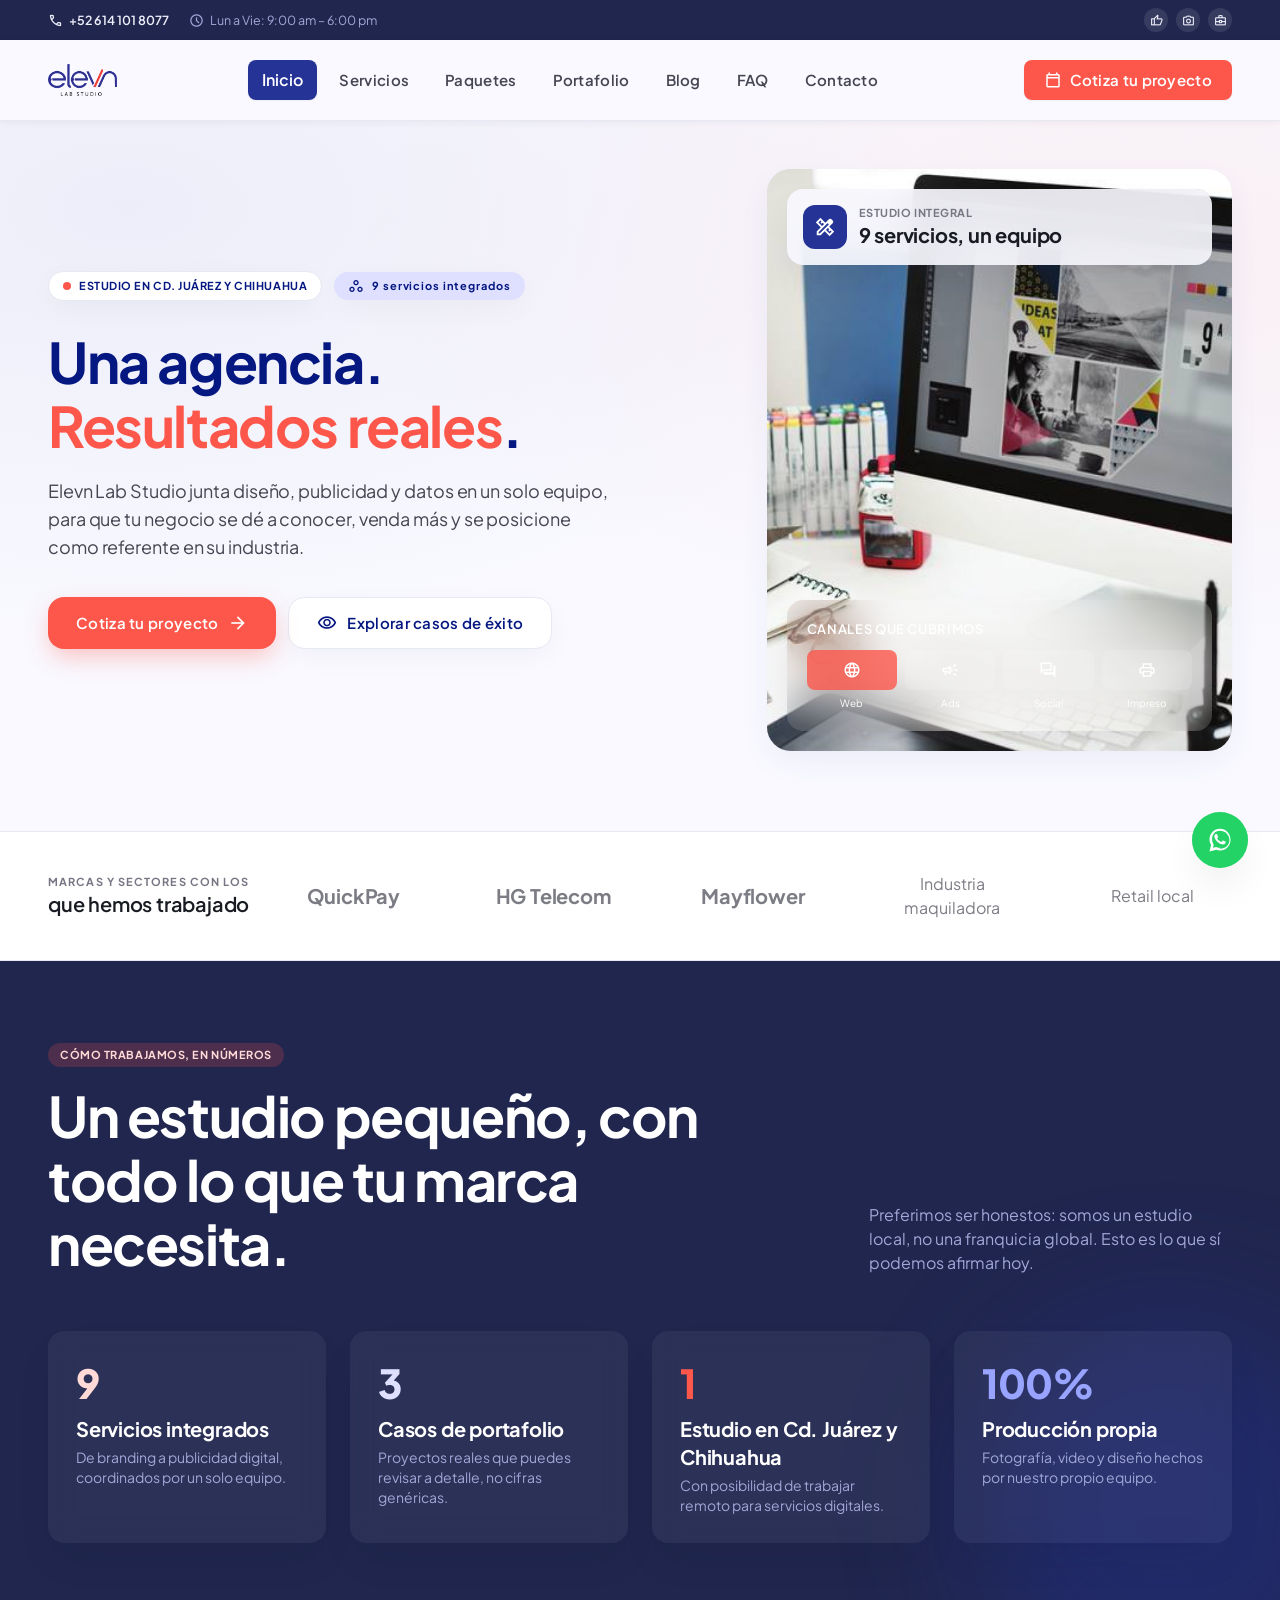
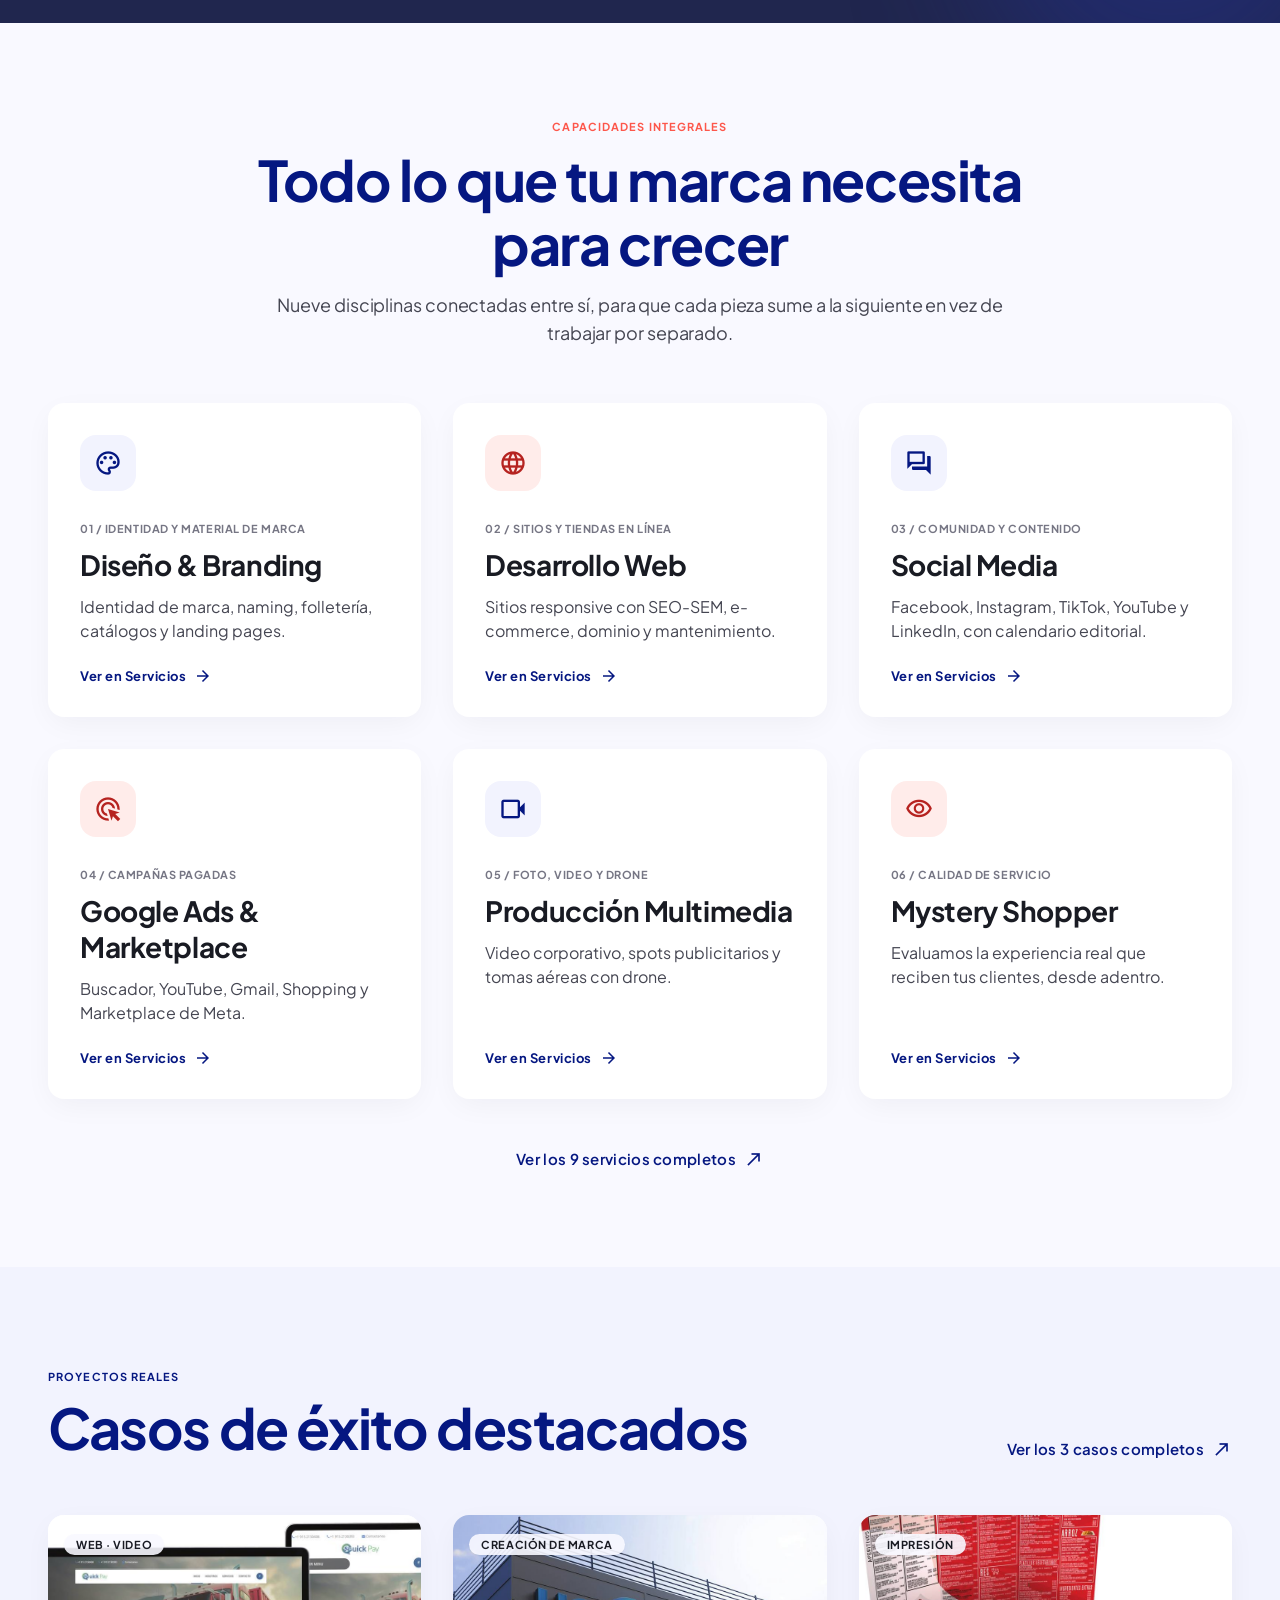
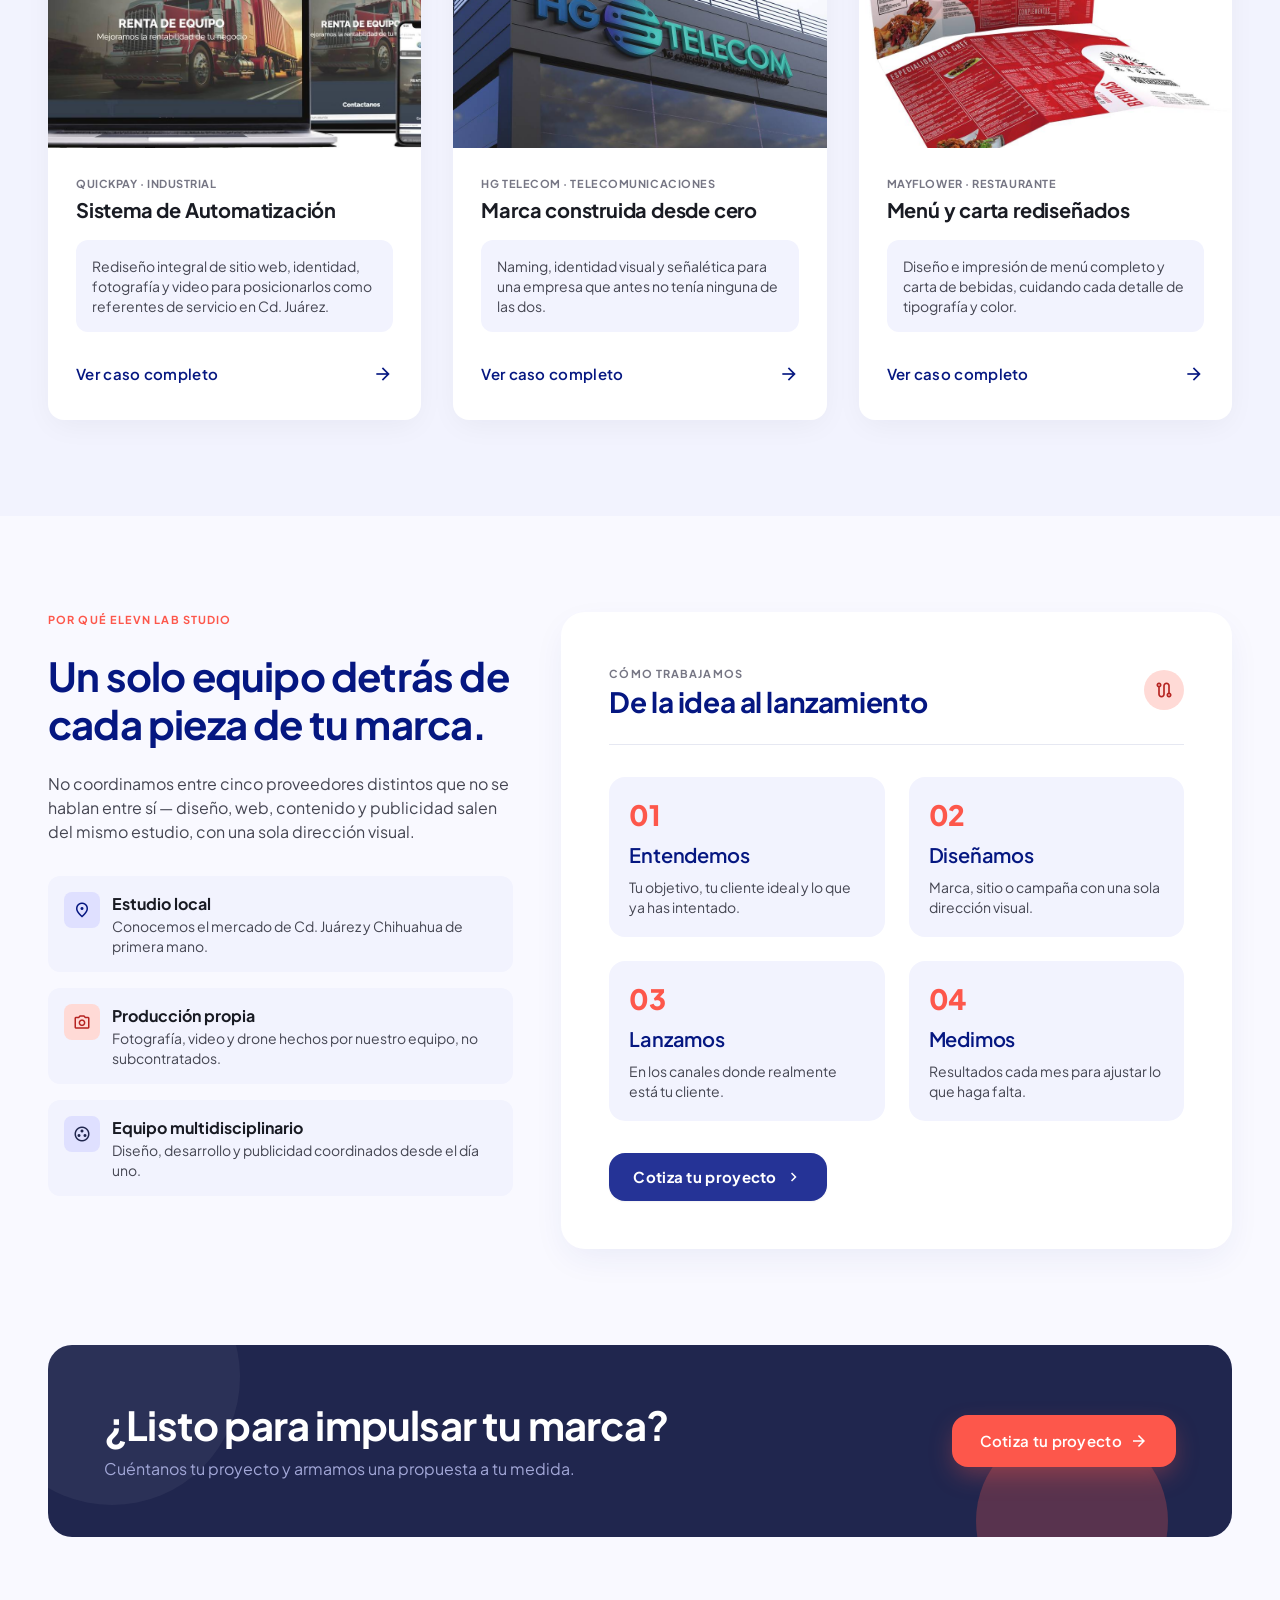
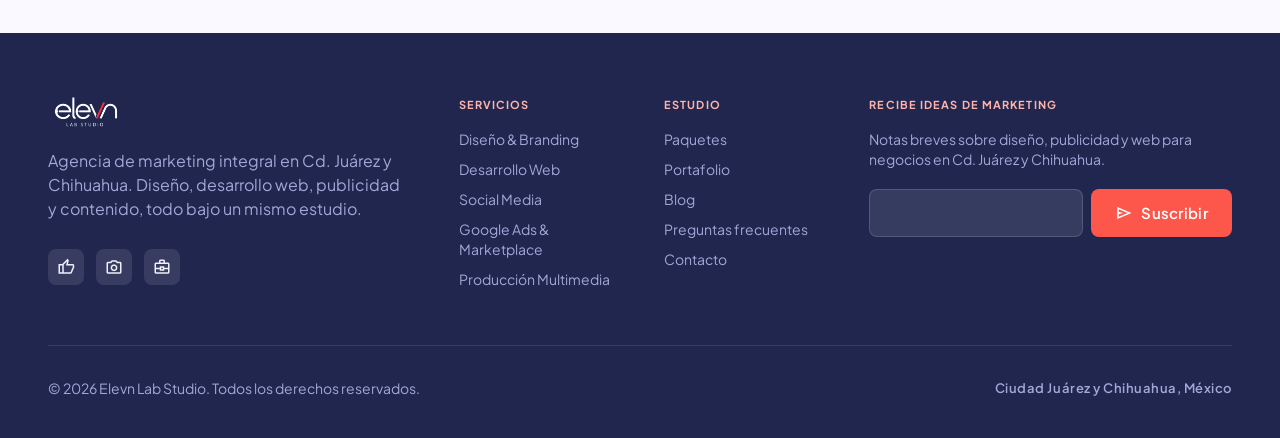
<file: index.html>
<!DOCTYPE html>
<html lang="es">
<head>
<meta charset="utf-8"/>
<meta http-equiv="refresh" content="0; url=inicio.html"/>
<link rel="canonical" href="inicio.html"/>
<title>Elevn Lab Studio</title>
<script>window.location.replace('inicio.html');</script>
</head>
<body>
<p>Redirigiendo a <a href="inicio.html">Elevn Lab Studio</a>…</p>
</body>
</html>
</file>
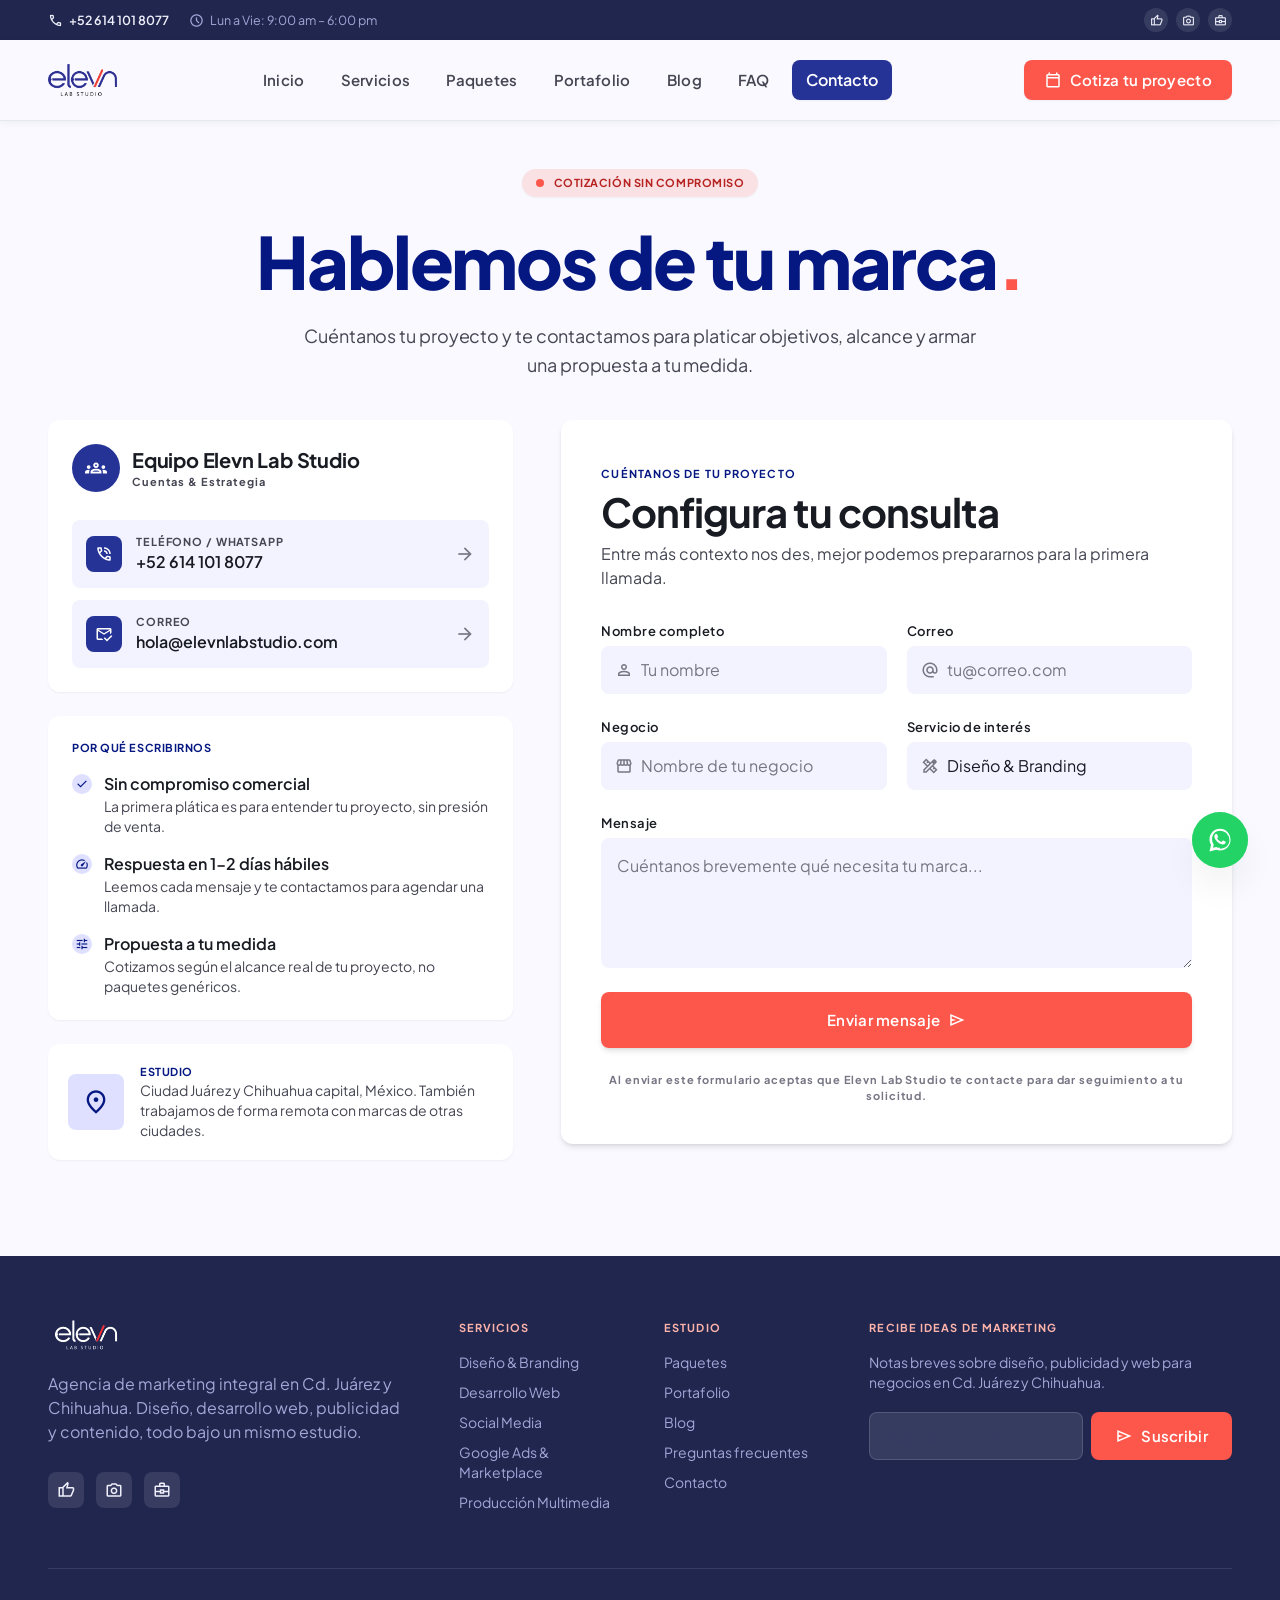
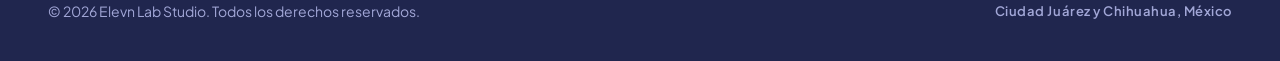
<file: contacto.html>
<!DOCTYPE html>
<html lang="es"><head><meta charset="utf-8"/><meta content="width=device-width, initial-scale=1.0" name="viewport"/>
<title>Contacto — Elevn Lab Studio</title>
<meta name="description" content="Cotiza tu proyecto con Elevn Lab Studio, agencia de marketing integral en Ciudad Juárez, Chihuahua.">
<link href="https://fonts.googleapis.com" rel="preconnect"/><link crossorigin="" href="https://fonts.gstatic.com" rel="preconnect"/>
<link href="https://fonts.googleapis.com/css2?family=Plus+Jakarta+Sans:ital,wght@0,300;0,400;0,500;0,600;0,700;0,800;1,400;1,600&amp;display=swap" rel="stylesheet"/>
<link href="https://fonts.googleapis.com/css2?family=Material+Symbols+Outlined:opsz,wght,FILL,GRAD@20..48,100..700,0..1,-50..200&amp;display=swap" rel="stylesheet"/>
<link href="styles.css" rel="stylesheet"/></head>
<body class="bg-surface font-body-md text-on-surface antialiased selection:bg-primary-fixed selection:text-on-primary-fixed pb-20 lg:pb-0">
<div class="w-full bg-tertiary text-inverse-on-surface">
<div class="max-w-7xl mx-auto px-6 lg:px-12 h-10 flex items-center justify-between gap-4 text-[12.5px]">
<div class="flex items-center gap-5 overflow-hidden">
<a href="tel:+526141018077" class="flex items-center gap-1.5 hover:text-secondary-fixed transition-colors whitespace-nowrap">
<span class="material-symbols-outlined text-[15px]">call</span><span class="font-label-md text-[12.5px] font-semibold">+52 614 101 8077</span>
</a>
<span class="hidden sm:flex items-center gap-1.5 text-on-tertiary-container whitespace-nowrap">
<span class="material-symbols-outlined text-[15px]">schedule</span><span class="font-body-sm text-[12.5px]">Lun a Vie: 9:00 am – 6:00 pm</span>
</span>
</div>
<div class="flex items-center gap-2 shrink-0">
<a href="#" target="_blank" rel="noopener noreferrer" aria-label="Facebook" class="w-6 h-6 rounded-full bg-white/10 flex items-center justify-center hover:bg-secondary-container transition-colors"><span class="material-symbols-outlined text-[13px]">thumb_up</span></a>
<a href="#" target="_blank" rel="noopener noreferrer" aria-label="Instagram" class="w-6 h-6 rounded-full bg-white/10 flex items-center justify-center hover:bg-secondary-container transition-colors"><span class="material-symbols-outlined text-[13px]">photo_camera</span></a>
<a href="#" target="_blank" rel="noopener noreferrer" aria-label="LinkedIn" class="w-6 h-6 rounded-full bg-white/10 flex items-center justify-center hover:bg-secondary-container transition-colors"><span class="material-symbols-outlined text-[13px]">business_center</span></a>
</div>
</div>
</div>
<header class="sticky top-0 z-50 w-full bg-surface/95 shadow-[0_1px_8px_rgba(13,19,59,0.06)] border-b border-surface-container-high">
<div class="h-20 max-w-7xl mx-auto px-6 lg:px-12 flex items-center justify-between">
<a class="flex items-center gap-2.5 group" href="inicio.html">
<img alt="Elevn Lab Studio" class="h-8 w-auto" style="height:32px;width:auto;display:block;" src="[data-uri]"/>
</a>
<nav class="hidden lg:flex items-center gap-1 xl:gap-2"><a class="font-label-lg text-label-lg text-on-surface-variant hover:text-on-surface hover:bg-surface-container-low px-3.5 py-2 rounded-lg transition-colors duration-200" href="inicio.html">Inicio</a><a class="font-label-lg text-label-lg text-on-surface-variant hover:text-on-surface hover:bg-surface-container-low px-3.5 py-2 rounded-lg transition-colors duration-200" href="servicios.html">Servicios</a><a class="font-label-lg text-label-lg text-on-surface-variant hover:text-on-surface hover:bg-surface-container-low px-3.5 py-2 rounded-lg transition-colors duration-200" href="paquetes.html">Paquetes</a><a class="font-label-lg text-label-lg text-on-surface-variant hover:text-on-surface hover:bg-surface-container-low px-3.5 py-2 rounded-lg transition-colors duration-200" href="portafolio.html">Portafolio</a><a class="font-label-lg text-label-lg text-on-surface-variant hover:text-on-surface hover:bg-surface-container-low px-3.5 py-2 rounded-lg transition-colors duration-200" href="blog.html">Blog</a><a class="font-label-lg text-label-lg text-on-surface-variant hover:text-on-surface hover:bg-surface-container-low px-3.5 py-2 rounded-lg transition-colors duration-200" href="faq.html">FAQ</a><a aria-current="page" class="transition-colors duration-200 bg-primary-container text-on-primary font-semibold rounded-lg px-3.5 py-2 shadow-sm" href="contacto.html">Contacto</a></nav>
<div class="flex items-center gap-2.5 xl:gap-5">
<a class="hidden sm:inline-flex items-center justify-center gap-2 bg-secondary-container text-on-secondary px-5 py-2.5 rounded-lg font-label-lg text-label-lg shadow-sm hover:bg-secondary transition-all duration-200 hover:-translate-y-0.5 active:translate-y-0" href="contacto.html">
<span class="material-symbols-outlined text-[18px]">calendar_today</span><span>Cotiza tu proyecto</span>
</a>
<button id="menuBtn" class="lg:hidden w-10 h-10 rounded-lg flex items-center justify-center text-primary bg-surface-container-low" aria-label="Abrir menú">
<span class="material-symbols-outlined">menu</span>
</button>
</div>
</div>
</header>
<div id="mobileMenu" class="fixed inset-0 z-[100] bg-surface translate-x-full lg:hidden">
<div class="h-20 max-w-7xl mx-auto px-6 flex items-center justify-between border-b border-surface-container-high">
<img alt="Elevn Lab Studio" class="h-7 w-auto" style="height:28px;width:auto;display:block;" src="[data-uri]"/>
<button id="menuCloseBtn" class="w-10 h-10 rounded-lg flex items-center justify-center text-primary bg-surface-container-low" aria-label="Cerrar menú">
<span class="material-symbols-outlined">close</span>
</button>
</div>
<nav class="flex flex-col gap-1 p-6"><a href="inicio.html" class="font-headline-sm text-headline-sm px-4 py-3.5 rounded-lg text-on-surface hover:bg-surface-container-low">Inicio</a><a href="servicios.html" class="font-headline-sm text-headline-sm px-4 py-3.5 rounded-lg text-on-surface hover:bg-surface-container-low">Servicios</a><a href="paquetes.html" class="font-headline-sm text-headline-sm px-4 py-3.5 rounded-lg text-on-surface hover:bg-surface-container-low">Paquetes</a><a href="portafolio.html" class="font-headline-sm text-headline-sm px-4 py-3.5 rounded-lg text-on-surface hover:bg-surface-container-low">Portafolio</a><a href="blog.html" class="font-headline-sm text-headline-sm px-4 py-3.5 rounded-lg text-on-surface hover:bg-surface-container-low">Blog</a><a href="faq.html" class="font-headline-sm text-headline-sm px-4 py-3.5 rounded-lg text-on-surface hover:bg-surface-container-low">FAQ</a><a href="contacto.html" class="font-headline-sm text-headline-sm px-4 py-3.5 rounded-lg bg-primary-container text-on-primary">Contacto</a>
<a href="contacto.html" class="mt-4 inline-flex items-center justify-center gap-2 bg-secondary-container text-on-secondary px-5 py-3.5 rounded-lg font-label-lg text-label-lg shadow-sm"><span class="material-symbols-outlined text-[18px]">calendar_today</span><span>Cotiza tu proyecto</span></a>
</nav>
</div>
<main class="w-full bg-surface min-h-[calc(100vh-80px)]">
<div class="flex flex-col w-full">

<div class="relative w-full overflow-hidden">
<div class="absolute -top-32 left-1/2 -translate-x-1/2 w-[980px] h-[360px] bg-gradient-to-b from-primary-fixed-dim/40 via-surface-container/60 to-transparent blur-3xl pointer-events-none -z-10 rounded-full"></div>
<section class="max-w-7xl mx-auto px-6 lg:px-12 pt-12 pb-10">
<div class="flex flex-col items-center text-center max-w-3xl mx-auto">
<div class="inline-flex items-center gap-2.5 px-3.5 py-1.5 rounded-full bg-secondary-container/15 text-on-surface mb-6 shadow-sm">
<span class="w-2 h-2 rounded-full bg-secondary-container animate-pulse"></span><span class="font-label-sm text-label-sm uppercase tracking-wider text-secondary font-bold">Cotización sin compromiso</span>
</div>
<h1 class="font-display text-headline-xl-mobile lg:text-display text-primary tracking-tight font-extrabold mb-5">Hablemos de tu marca<span class="text-secondary-container">.</span></h1>
<p class="font-body-lg text-body-lg text-on-surface-variant max-w-2xl leading-relaxed">Cuéntanos tu proyecto y te contactamos para platicar objetivos, alcance y armar una propuesta a tu medida.</p>
</div>
</section>

<section class="max-w-7xl mx-auto px-6 lg:px-12 pb-24">
<div class="grid grid-cols-1 lg:grid-cols-12 gap-8 lg:gap-12 items-start">

<div class="lg:col-span-5 flex flex-col gap-6">
<div class="bg-surface-container-lowest p-6 rounded-xl shadow-sm flex flex-col gap-5">
<div class="flex items-center justify-between">
<div class="flex items-center gap-3">
<div class="w-12 h-12 rounded-full bg-primary-container flex items-center justify-center text-on-primary"><span class="material-symbols-outlined text-[22px]">groups</span></div>
<div><h3 class="font-headline-sm text-headline-sm text-on-surface font-bold">Equipo Elevn Lab Studio</h3><p class="font-label-sm text-label-sm text-on-surface-variant">Cuentas &amp; Estrategia</p></div>
</div>
</div>
<div class="grid grid-cols-1 gap-3 pt-2">
<a class="group flex items-center justify-between p-3.5 rounded-lg bg-surface-container-low hover:bg-primary-fixed transition-all duration-200" href="tel:+526141018077">
<div class="flex items-center gap-3.5"><div class="w-9 h-9 rounded-lg bg-primary-container text-on-primary flex items-center justify-center group-hover:scale-105 transition-transform"><span class="material-symbols-outlined text-[18px]">phone_in_talk</span></div>
<div><span class="block font-label-sm text-label-sm uppercase text-on-surface-variant">Teléfono / WhatsApp</span><span class="font-headline-sm text-body-md text-on-surface font-semibold group-hover:text-primary transition-colors">+52 614 101 8077</span></div></div>
<span class="material-symbols-outlined text-outline group-hover:text-primary transition-colors text-[20px]">arrow_forward</span>
</a>
<a class="group flex items-center justify-between p-3.5 rounded-lg bg-surface-container-low hover:bg-primary-fixed transition-all duration-200" href="mailto:hola@elevnlabstudio.com">
<div class="flex items-center gap-3.5"><div class="w-9 h-9 rounded-lg bg-primary-container text-on-primary flex items-center justify-center group-hover:scale-105 transition-transform"><span class="material-symbols-outlined text-[18px]">mark_email_read</span></div>
<div><span class="block font-label-sm text-label-sm uppercase text-on-surface-variant">Correo</span><span class="font-headline-sm text-body-md text-on-surface font-semibold group-hover:text-primary transition-colors">hola@elevnlabstudio.com</span></div></div>
<span class="material-symbols-outlined text-outline group-hover:text-primary transition-colors text-[20px]">arrow_forward</span>
</a>
</div>
</div>

<div class="bg-surface-container-lowest p-6 rounded-xl shadow-sm flex flex-col gap-4">
<span class="font-label-sm text-label-sm uppercase tracking-wider text-primary font-bold">Por qué escribirnos</span>
<ul class="flex flex-col gap-4">
<li class="flex items-start gap-3"><div class="w-5 h-5 rounded-full bg-primary-fixed text-primary flex items-center justify-center mt-0.5 shrink-0"><span class="material-symbols-outlined text-[14px]">check</span></div><div class="flex flex-col"><span class="font-headline-sm text-body-md font-semibold text-on-surface">Sin compromiso comercial</span><span class="font-body-sm text-body-sm text-on-surface-variant">La primera plática es para entender tu proyecto, sin presión de venta.</span></div></li>
<li class="flex items-start gap-3"><div class="w-5 h-5 rounded-full bg-primary-fixed text-primary flex items-center justify-center mt-0.5 shrink-0"><span class="material-symbols-outlined text-[14px]">speed</span></div><div class="flex flex-col"><span class="font-headline-sm text-body-md font-semibold text-on-surface">Respuesta en 1-2 días hábiles</span><span class="font-body-sm text-body-sm text-on-surface-variant">Leemos cada mensaje y te contactamos para agendar una llamada.</span></div></li>
<li class="flex items-start gap-3"><div class="w-5 h-5 rounded-full bg-primary-fixed text-primary flex items-center justify-center mt-0.5 shrink-0"><span class="material-symbols-outlined text-[14px]">tune</span></div><div class="flex flex-col"><span class="font-headline-sm text-body-md font-semibold text-on-surface">Propuesta a tu medida</span><span class="font-body-sm text-body-sm text-on-surface-variant">Cotizamos según el alcance real de tu proyecto, no paquetes genéricos.</span></div></li>
</ul>
</div>

<div class="bg-surface-container-lowest p-5 rounded-xl flex items-center gap-4 shadow-sm">
<div class="w-14 h-14 rounded-lg bg-primary-fixed flex items-center justify-center text-primary shrink-0"><span class="material-symbols-outlined text-[28px]">location_on</span></div>
<div class="flex flex-col"><span class="font-label-sm text-label-sm uppercase tracking-wider text-primary font-bold">Estudio</span><p class="font-body-sm text-body-sm text-on-surface-variant">Ciudad Juárez y Chihuahua capital, México. También trabajamos de forma remota con marcas de otras ciudades.</p></div>
</div>
</div>

<div class="lg:col-span-7">
<div class="bg-surface-container-lowest rounded-xl p-8 lg:p-10 shadow-md">
<div class="mb-8"><span class="font-label-sm text-label-sm uppercase tracking-widest text-primary font-bold">Cuéntanos de tu proyecto</span>
<h2 class="font-headline-lg text-headline-lg text-on-surface font-bold tracking-tight mt-1">Configura tu consulta</h2>
<p class="font-body-md text-body-md text-on-surface-variant mt-1.5">Entre más contexto nos des, mejor podemos prepararnos para la primera llamada.</p></div>
<form class="flex flex-col gap-6" id="contactForm">
<div class="grid grid-cols-1 md:grid-cols-2 gap-5">
<div class="flex flex-col gap-1.5"><label class="font-label-md text-label-md text-on-surface font-semibold" for="nombre">Nombre completo</label>
<div class="relative flex items-center"><span class="material-symbols-outlined absolute left-3.5 text-outline text-[18px]">person</span>
<input class="w-full h-12 pl-10 pr-4 rounded-lg bg-surface-container-low text-on-surface font-body-md placeholder:text-outline focus:outline-none focus:bg-surface-container-lowest focus:ring-2 focus:ring-primary transition-all" id="nombre" placeholder="Tu nombre" required type="text"/></div></div>
<div class="flex flex-col gap-1.5"><label class="font-label-md text-label-md text-on-surface font-semibold" for="correo">Correo</label>
<div class="relative flex items-center"><span class="material-symbols-outlined absolute left-3.5 text-outline text-[18px]">alternate_email</span>
<input class="w-full h-12 pl-10 pr-4 rounded-lg bg-surface-container-low text-on-surface font-body-md placeholder:text-outline focus:outline-none focus:bg-surface-container-lowest focus:ring-2 focus:ring-primary transition-all" id="correo" placeholder="tu@correo.com" required type="email"/></div></div>
</div>
<div class="grid grid-cols-1 md:grid-cols-2 gap-5">
<div class="flex flex-col gap-1.5"><label class="font-label-md text-label-md text-on-surface font-semibold" for="empresa">Negocio</label>
<div class="relative flex items-center"><span class="material-symbols-outlined absolute left-3.5 text-outline text-[18px]">storefront</span>
<input class="w-full h-12 pl-10 pr-4 rounded-lg bg-surface-container-low text-on-surface font-body-md placeholder:text-outline focus:outline-none focus:bg-surface-container-lowest focus:ring-2 focus:ring-primary transition-all" id="empresa" placeholder="Nombre de tu negocio" type="text"/></div></div>
<div class="flex flex-col gap-1.5"><label class="font-label-md text-label-md text-on-surface font-semibold" for="servicio">Servicio de interés</label>
<div class="relative flex items-center"><span class="material-symbols-outlined absolute left-3.5 text-outline text-[18px]">design_services</span>
<select class="w-full h-12 pl-10 pr-4 rounded-lg bg-surface-container-low text-on-surface font-body-md focus:outline-none focus:bg-surface-container-lowest focus:ring-2 focus:ring-primary transition-all appearance-none" id="servicio">
<option>Diseño &amp; Branding</option><option>Desarrollo Web</option><option>Social Media</option><option>Google Ads &amp; Marketplace</option><option>Email Marketing</option><option>Mystery Shopper</option><option>Producción Multimedia</option><option>Estrategia de Marketing</option><option>Servicio de Impresión</option><option>Aún no lo sé</option>
</select></div></div>
</div>
<div class="flex flex-col gap-1.5"><label class="font-label-md text-label-md text-on-surface font-semibold" for="mensaje">Mensaje</label>
<textarea class="w-full min-h-[130px] p-4 rounded-lg bg-surface-container-low text-on-surface font-body-md placeholder:text-outline focus:outline-none focus:bg-surface-container-lowest focus:ring-2 focus:ring-primary transition-all resize-y" id="mensaje" placeholder="Cuéntanos brevemente qué necesita tu marca..." required></textarea></div>
<button class="inline-flex items-center justify-center gap-2 bg-secondary-container text-on-secondary h-14 rounded-lg font-label-lg text-label-lg shadow-md hover:bg-secondary transition-all duration-200 hover:-translate-y-0.5" type="submit"><span>Enviar mensaje</span><span class="material-symbols-outlined text-[18px]">send</span></button>
<p class="font-label-sm text-label-sm text-outline text-center">Al enviar este formulario aceptas que Elevn Lab Studio te contacte para dar seguimiento a tu solicitud.</p>
</form>
</div>
</div>

</div>
</section>
</div>

</div>
</main>
<footer class="w-full bg-tertiary text-inverse-on-surface">
<div class="max-w-7xl mx-auto px-6 lg:px-12 pt-16 pb-10">
<div class="grid grid-cols-1 md:grid-cols-2 lg:grid-cols-12 gap-12 mb-14">
<div class="lg:col-span-4 flex flex-col items-start gap-5">
<img alt="Elevn Lab Studio" class="h-8 w-auto self-start flex-shrink-0" style="height:32px;width:75.9px;display:block;" src="[data-uri]"/>
<p class="font-body-md text-body-md text-on-tertiary-container max-w-sm">Agencia de marketing integral en Cd. Juárez y Chihuahua. Diseño, desarrollo web, publicidad y contenido, todo bajo un mismo estudio.</p>
<div class="flex items-center gap-3 pt-2">
<a class="w-9 h-9 rounded-lg bg-white/10 flex items-center justify-center hover:bg-secondary-container transition-all duration-200" aria-label="Facebook" href="#" target="_blank" rel="noopener noreferrer"><span class="material-symbols-outlined text-[18px]">thumb_up</span></a>
<a class="w-9 h-9 rounded-lg bg-white/10 flex items-center justify-center hover:bg-secondary-container transition-all duration-200" aria-label="Instagram" href="#" target="_blank" rel="noopener noreferrer"><span class="material-symbols-outlined text-[18px]">photo_camera</span></a>
<a class="w-9 h-9 rounded-lg bg-white/10 flex items-center justify-center hover:bg-secondary-container transition-all duration-200" aria-label="LinkedIn" href="#" target="_blank" rel="noopener noreferrer"><span class="material-symbols-outlined text-[18px]">business_center</span></a>
</div>
</div>
<div class="lg:col-span-2 flex flex-col gap-4">
<p class="font-label-sm text-label-sm uppercase tracking-widest text-secondary-fixed-dim font-bold">Servicios</p>
<ul class="flex flex-col gap-2.5">
<li class="font-body-sm text-body-sm text-on-tertiary-container hover:text-white transition-colors"><a href="servicios.html">Diseño &amp; Branding</a></li>
<li class="font-body-sm text-body-sm text-on-tertiary-container hover:text-white transition-colors"><a href="servicios.html">Desarrollo Web</a></li>
<li class="font-body-sm text-body-sm text-on-tertiary-container hover:text-white transition-colors"><a href="servicios.html">Social Media</a></li>
<li class="font-body-sm text-body-sm text-on-tertiary-container hover:text-white transition-colors"><a href="servicios.html">Google Ads &amp; Marketplace</a></li>
<li class="font-body-sm text-body-sm text-on-tertiary-container hover:text-white transition-colors"><a href="servicios.html">Producción Multimedia</a></li>
</ul>
</div>
<div class="lg:col-span-2 flex flex-col gap-4">
<p class="font-label-sm text-label-sm uppercase tracking-widest text-secondary-fixed-dim font-bold">Estudio</p>
<ul class="flex flex-col gap-2.5">
<li class="font-body-sm text-body-sm text-on-tertiary-container hover:text-white transition-colors"><a href="paquetes.html">Paquetes</a></li>
<li class="font-body-sm text-body-sm text-on-tertiary-container hover:text-white transition-colors"><a href="portafolio.html">Portafolio</a></li>
<li class="font-body-sm text-body-sm text-on-tertiary-container hover:text-white transition-colors"><a href="blog.html">Blog</a></li>
<li class="font-body-sm text-body-sm text-on-tertiary-container hover:text-white transition-colors"><a href="faq.html">Preguntas frecuentes</a></li>
<li class="font-body-sm text-body-sm text-on-tertiary-container hover:text-white transition-colors"><a href="contacto.html">Contacto</a></li>
</ul>
</div>
<div class="lg:col-span-4 flex flex-col gap-4">
<p class="font-label-sm text-label-sm uppercase tracking-widest text-secondary-fixed-dim font-bold">Recibe ideas de marketing</p>
<p class="font-body-sm text-body-sm text-on-tertiary-container">Notas breves sobre diseño, publicidad y web para negocios en Cd. Juárez y Chihuahua.</p>
<form class="flex flex-col sm:flex-row gap-2 mt-1" id="newsletterForm">
<input id="newsletterEmail" class="h-12 px-4 rounded-lg bg-white/10 border border-white/15 font-body-sm text-white placeholder:text-tertiary-container/70 focus:outline-none focus:border-secondary-container focus:ring-2 focus:ring-secondary-container/25 w-full sm:flex-1 sm:min-w-0 shrink-0" placeholder="tu@correo.com" type="email" required/>
<button class="h-12 px-6 rounded-lg bg-secondary-container text-on-secondary font-label-lg text-label-lg hover:bg-secondary transition-colors flex items-center justify-center gap-2 shrink-0" type="submit"><span class="material-symbols-outlined text-[18px]">send</span><span>Suscribir</span></button>
</form>
<p id="newsletterNote" class="font-body-sm text-body-sm text-on-tertiary-container/80" style="display:none;">Se abrirá tu correo para confirmar la suscripción con nuestro equipo.</p>
</div>
</div>
<div class="pt-8 border-t border-white/10 flex flex-col sm:flex-row items-center justify-between gap-4 font-body-sm text-body-sm text-on-tertiary-container">
<p>© <span id="year"></span> Elevn Lab Studio. Todos los derechos reservados.</p>
<div class="flex items-center gap-6 font-label-md text-label-md">
<span>Ciudad Juárez y Chihuahua, México</span>
</div>
</div>
</div>
</footer>
<nav class="fixed bottom-0 left-0 right-0 z-40 bg-surface/95 backdrop-blur-md border-t border-surface-container-high px-4 py-2 lg:hidden">
<div class="max-w-md mx-auto flex items-center justify-around">
<a href="inicio.html" class="flex flex-col items-center py-1 px-3 text-outline hover:text-primary transition-colors">
<svg class="w-5 h-5 mb-1 stroke-current" fill="none" stroke-width="2" viewBox="0 0 24 24"><path d="M2.25 12 11.204 3.045c.44-.439 1.152-.439 1.591 0L21.75 12M4.5 9.75v10.125c0 .621.504 1.125 1.125 1.125H9.75v-4.875c0-.621.504-1.125 1.125-1.125h2.25c.621 0 1.125.504 1.125 1.125V21h4.125c.621 0 1.125-.504 1.125-1.125V9.75" stroke-linecap="round" stroke-linejoin="round"/></svg>
<span class="text-[10px] font-semibold tracking-tight">Inicio</span>
</a><a href="servicios.html" class="flex flex-col items-center py-1 px-3 text-outline hover:text-primary transition-colors">
<svg class="w-5 h-5 mb-1 stroke-current" fill="none" stroke-width="2" viewBox="0 0 24 24"><path d="M3.75 6A2.25 2.25 0 0 1 6 3.75h2.25A2.25 2.25 0 0 1 10.5 6v2.25a2.25 2.25 0 0 1-2.25 2.25H6a2.25 2.25 0 0 1-2.25-2.25V6ZM3.75 15.75A2.25 2.25 0 0 1 6 13.5h2.25a2.25 2.25 0 0 1 2.25 2.25V18a2.25 2.25 0 0 1-2.25 2.25H6A2.25 2.25 0 0 1 3.75 18v-2.25ZM13.5 6a2.25 2.25 0 0 1 2.25-2.25H18A2.25 2.25 0 0 1 20.25 6v2.25A2.25 2.25 0 0 1 18 10.5h-2.25a2.25 2.25 0 0 1-2.25-2.25V6ZM13.5 15.75a2.25 2.25 0 0 1 2.25-2.25H18a2.25 2.25 0 0 1 2.25 2.25V18A2.25 2.25 0 0 1 18 20.25h-2.25A2.25 2.25 0 0 1 13.5 18v-2.25Z" stroke-linecap="round" stroke-linejoin="round"/></svg>
<span class="text-[10px] font-semibold tracking-tight">Servicios</span>
</a>
<a href="contacto.html" class="-mt-4 flex flex-col items-center">
<div class="w-12 h-12 rounded-2xl bg-secondary-container text-on-secondary flex items-center justify-center shadow-cta active:scale-90 transition-transform">
<svg class="w-6 h-6 stroke-current" fill="none" stroke-width="2.4" viewBox="0 0 24 24"><path d="M12 4.5v15m7.5-7.5h-15" stroke-linecap="round" stroke-linejoin="round"/></svg>
</div>
<span class="text-[10px] font-bold text-secondary-container mt-1">Cotizar</span>
</a>
<a href="portafolio.html" class="flex flex-col items-center py-1 px-3 text-outline hover:text-primary transition-colors">
<svg class="w-5 h-5 mb-1 stroke-current" fill="none" stroke-width="2" viewBox="0 0 24 24"><path d="M2.25 15.75l5.159-5.159a2.25 2.25 0 013.182 0l5.159 5.159m-1.5-1.5l1.409-1.409a2.25 2.25 0 013.182 0l2.909 2.909m-18 3.75h16.5a1.5 1.5 0 001.5-1.5V6a1.5 1.5 0 00-1.5-1.5H3.75A1.5 1.5 0 002.25 6v12a1.5 1.5 0 001.5 1.5z" stroke-linecap="round" stroke-linejoin="round"/></svg>
<span class="text-[10px] font-semibold tracking-tight">Portafolio</span>
</a><a href="contacto.html" class="flex flex-col items-center py-1 px-3 text-primary transition-colors">
<svg class="w-5 h-5 mb-1 stroke-current" fill="none" stroke-width="2" viewBox="0 0 24 24"><path d="M20.25 8.511c.884.284 1.5 1.128 1.5 2.097v4.286c0 1.136-.847 2.1-1.98 2.193-.34.027-.68.052-1.02.072v3.091l-3.6-3.091c-.555-.02-1.107-.054-1.65-.102a11.968 11.968 0 01-5.25-1.92M3.75 14.25v-6.75A2.25 2.25 0 016 5.25h12a2.25 2.25 0 012.25 2.25v6.75a2.25 2.25 0 01-2.25 2.25H6a2.25 2.25 0 01-2.25-2.25z" stroke-linecap="round" stroke-linejoin="round"/></svg>
<span class="text-[10px] font-bold tracking-tight">Contacto</span>
</a>
</div>
</nav>
<a href="https://wa.me/526141018077?text=Hola%2C%20me%20gustar%C3%ADa%20cotizar%20un%20proyecto%20con%20Elevn%20Lab%20Studio." target="_blank" rel="noopener noreferrer"
class="fixed z-40 bottom-24 right-5 lg:bottom-8 lg:right-8 w-14 h-14 rounded-full bg-[#25D366] text-white flex items-center justify-center shadow-float hover:scale-105 active:scale-95 transition-transform duration-200 group"
aria-label="Escríbenos por WhatsApp">
<span class="absolute inset-0 rounded-full bg-[#25D366] animate-ping opacity-40 group-hover:opacity-0"></span>
<svg class="relative w-7 h-7" viewBox="0 0 32 32" fill="currentColor" aria-hidden="true">
<path d="M16.02 3C9.4 3 4 8.4 4 15.02c0 2.36.65 4.56 1.78 6.44L4 29l7.72-1.75a12.9 12.9 0 0 0 4.3.73h.01c6.62 0 12.02-5.4 12.02-12.02C28.05 8.4 22.65 3 16.02 3zm0 21.9h-.01a10.8 10.8 0 0 1-3.9-.7l-.28-.11-3.85.87.82-3.75-.18-.29a10.83 10.83 0 0 1-1.68-5.9C6.94 9.5 10.94 5.5 16.02 5.5c2.87 0 5.56 1.12 7.6 3.15a10.7 10.7 0 0 1 3.15 7.6c0 5.08-4.15 9.65-10.75 9.65zm5.9-7.24c-.32-.16-1.9-.94-2.2-1.05-.3-.11-.5-.16-.72.16-.21.32-.83 1.05-1.02 1.27-.19.21-.37.24-.69.08-.32-.16-1.36-.5-2.6-1.6-.96-.86-1.6-1.92-1.79-2.24-.19-.32-.02-.5.14-.66.14-.14.32-.37.48-.55.16-.19.21-.32.32-.53.11-.21.05-.4-.03-.56-.08-.16-.72-1.74-.99-2.38-.26-.62-.53-.54-.72-.55h-.61c-.21 0-.56.08-.85.4-.29.32-1.11 1.08-1.11 2.64s1.14 3.06 1.3 3.27c.16.21 2.24 3.42 5.43 4.79.76.33 1.35.52 1.81.67.76.24 1.45.21 2 .13.61-.09 1.9-.78 2.17-1.53.27-.75.27-1.4.19-1.53-.08-.13-.29-.21-.61-.37z"/>
</svg>
</a>
<script>
document.getElementById('year').textContent = new Date().getFullYear();
const menuBtn = document.getElementById('menuBtn');
const menuCloseBtn = document.getElementById('menuCloseBtn');
const mobileMenu = document.getElementById('mobileMenu');
if(menuBtn){ menuBtn.addEventListener('click', ()=> mobileMenu.classList.remove('translate-x-full')); }
if(menuCloseBtn){ menuCloseBtn.addEventListener('click', ()=> mobileMenu.classList.add('translate-x-full')); }
if(mobileMenu){ mobileMenu.querySelectorAll('a').forEach(a=> a.addEventListener('click', ()=> mobileMenu.classList.add('translate-x-full'))); }

const newsletterForm = document.getElementById('newsletterForm');
if(newsletterForm){
  newsletterForm.addEventListener('submit', function(e){
    e.preventDefault();
    const email = document.getElementById('newsletterEmail').value.trim();
    if(!email) return;
    const subject = encodeURIComponent('Quiero suscribirme al newsletter de Elevn Lab Studio');
    const body = encodeURIComponent('Hola, quiero recibir el newsletter de Elevn Lab Studio.\n\nMi correo: ' + email);
    window.location.href = 'mailto:hola@elevnlabstudio.com?subject=' + subject + '&body=' + body;
    const note = document.getElementById('newsletterNote');
    if(note) note.style.display = 'block';
    newsletterForm.reset();
  });
}
</script>
<script>
document.getElementById('contactForm').addEventListener('submit', function(e){
  e.preventDefault();
  const nombre = document.getElementById('nombre').value;
  const correo = document.getElementById('correo').value;
  const empresa = document.getElementById('empresa').value;
  const servicio = document.getElementById('servicio').value;
  const mensaje = document.getElementById('mensaje').value;
  const body = encodeURIComponent('Nombre: '+nombre+'\nEmpresa: '+empresa+'\nCorreo: '+correo+'\nServicio de interés: '+servicio+'\n\nMensaje:\n'+mensaje);
  window.location.href = 'mailto:hola@elevnlabstudio.com?subject=Nuevo%20contacto%20desde%20el%20sitio&body='+body;
});
</script>
</body></html>
</file>
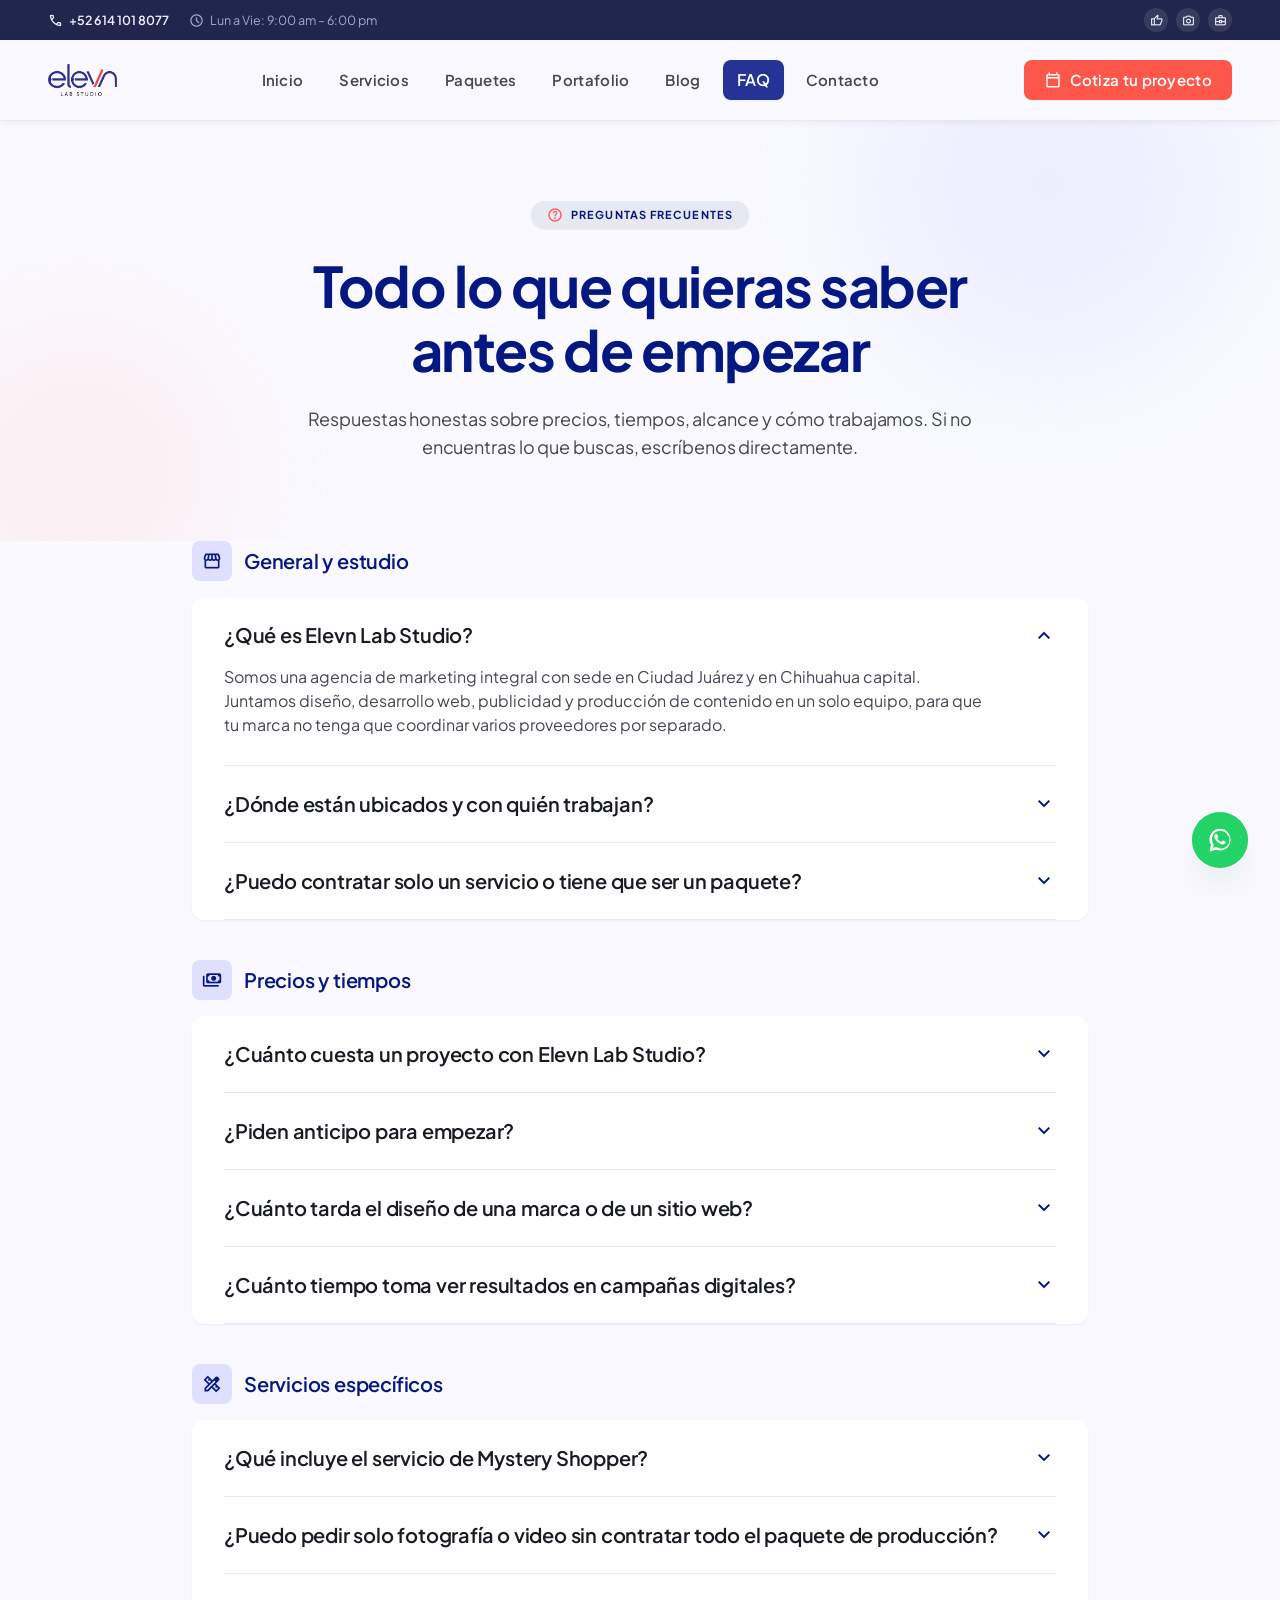
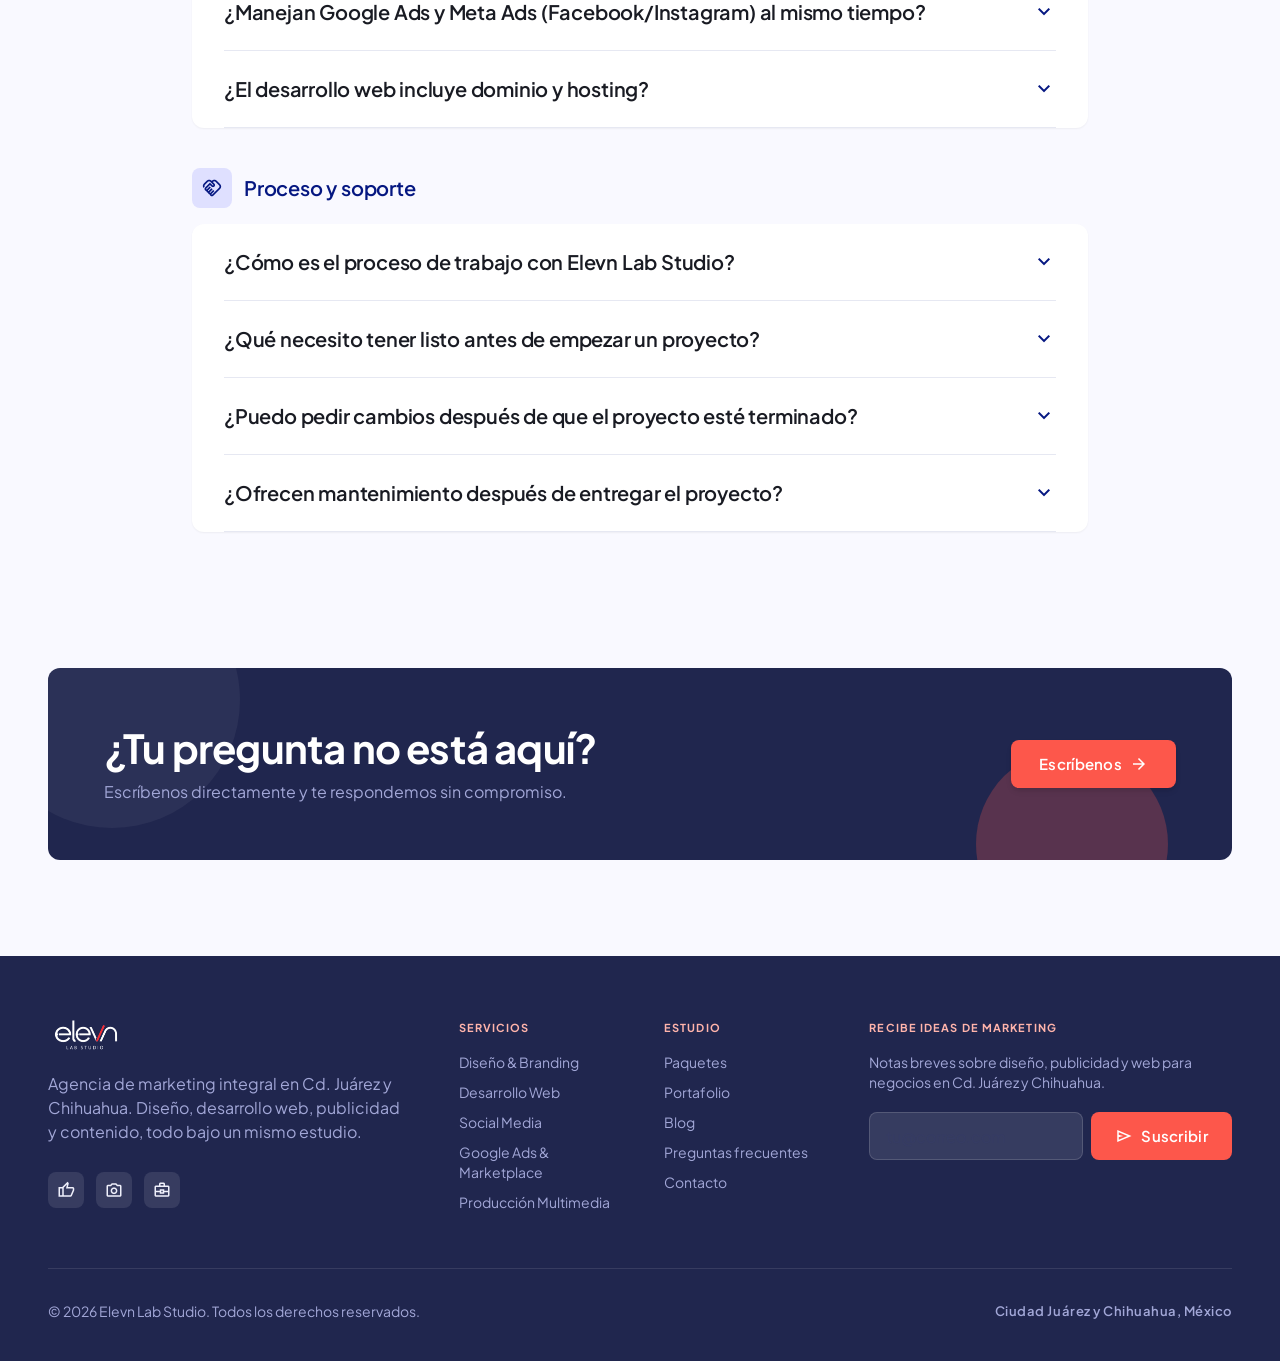
<file: faq.html>
<!DOCTYPE html>
<html lang="es"><head><meta charset="utf-8"/><meta content="width=device-width, initial-scale=1.0" name="viewport"/>
<title>Preguntas Frecuentes — Elevn Lab Studio</title>
<meta name="description" content="Respuestas sobre precios, tiempos, alcance de servicios y proceso de trabajo de Elevn Lab Studio.">
<link href="https://fonts.googleapis.com" rel="preconnect"/><link crossorigin="" href="https://fonts.gstatic.com" rel="preconnect"/>
<link href="https://fonts.googleapis.com/css2?family=Plus+Jakarta+Sans:ital,wght@0,300;0,400;0,500;0,600;0,700;0,800;1,400;1,600&amp;display=swap" rel="stylesheet"/>
<link href="https://fonts.googleapis.com/css2?family=Material+Symbols+Outlined:opsz,wght,FILL,GRAD@20..48,100..700,0..1,-50..200&amp;display=swap" rel="stylesheet"/>
<link href="styles.css" rel="stylesheet"/></head>
<body class="bg-surface font-body-md text-on-surface antialiased selection:bg-primary-fixed selection:text-on-primary-fixed pb-20 lg:pb-0">
<div class="w-full bg-tertiary text-inverse-on-surface">
<div class="max-w-7xl mx-auto px-6 lg:px-12 h-10 flex items-center justify-between gap-4 text-[12.5px]">
<div class="flex items-center gap-5 overflow-hidden">
<a href="tel:+526141018077" class="flex items-center gap-1.5 hover:text-secondary-fixed transition-colors whitespace-nowrap">
<span class="material-symbols-outlined text-[15px]">call</span><span class="font-label-md text-[12.5px] font-semibold">+52 614 101 8077</span>
</a>
<span class="hidden sm:flex items-center gap-1.5 text-on-tertiary-container whitespace-nowrap">
<span class="material-symbols-outlined text-[15px]">schedule</span><span class="font-body-sm text-[12.5px]">Lun a Vie: 9:00 am – 6:00 pm</span>
</span>
</div>
<div class="flex items-center gap-2 shrink-0">
<a href="#" target="_blank" rel="noopener noreferrer" aria-label="Facebook" class="w-6 h-6 rounded-full bg-white/10 flex items-center justify-center hover:bg-secondary-container transition-colors"><span class="material-symbols-outlined text-[13px]">thumb_up</span></a>
<a href="#" target="_blank" rel="noopener noreferrer" aria-label="Instagram" class="w-6 h-6 rounded-full bg-white/10 flex items-center justify-center hover:bg-secondary-container transition-colors"><span class="material-symbols-outlined text-[13px]">photo_camera</span></a>
<a href="#" target="_blank" rel="noopener noreferrer" aria-label="LinkedIn" class="w-6 h-6 rounded-full bg-white/10 flex items-center justify-center hover:bg-secondary-container transition-colors"><span class="material-symbols-outlined text-[13px]">business_center</span></a>
</div>
</div>
</div>
<header class="sticky top-0 z-50 w-full bg-surface/95 shadow-[0_1px_8px_rgba(13,19,59,0.06)] border-b border-surface-container-high">
<div class="h-20 max-w-7xl mx-auto px-6 lg:px-12 flex items-center justify-between">
<a class="flex items-center gap-2.5 group" href="inicio.html">
<img alt="Elevn Lab Studio" class="h-8 w-auto" style="height:32px;width:auto;display:block;" src="[data-uri]"/>
</a>
<nav class="hidden lg:flex items-center gap-1 xl:gap-2"><a class="font-label-lg text-label-lg text-on-surface-variant hover:text-on-surface hover:bg-surface-container-low px-3.5 py-2 rounded-lg transition-colors duration-200" href="inicio.html">Inicio</a><a class="font-label-lg text-label-lg text-on-surface-variant hover:text-on-surface hover:bg-surface-container-low px-3.5 py-2 rounded-lg transition-colors duration-200" href="servicios.html">Servicios</a><a class="font-label-lg text-label-lg text-on-surface-variant hover:text-on-surface hover:bg-surface-container-low px-3.5 py-2 rounded-lg transition-colors duration-200" href="paquetes.html">Paquetes</a><a class="font-label-lg text-label-lg text-on-surface-variant hover:text-on-surface hover:bg-surface-container-low px-3.5 py-2 rounded-lg transition-colors duration-200" href="portafolio.html">Portafolio</a><a class="font-label-lg text-label-lg text-on-surface-variant hover:text-on-surface hover:bg-surface-container-low px-3.5 py-2 rounded-lg transition-colors duration-200" href="blog.html">Blog</a><a aria-current="page" class="transition-colors duration-200 bg-primary-container text-on-primary font-semibold rounded-lg px-3.5 py-2 shadow-sm" href="faq.html">FAQ</a><a class="font-label-lg text-label-lg text-on-surface-variant hover:text-on-surface hover:bg-surface-container-low px-3.5 py-2 rounded-lg transition-colors duration-200" href="contacto.html">Contacto</a></nav>
<div class="flex items-center gap-2.5 xl:gap-5">
<a class="hidden sm:inline-flex items-center justify-center gap-2 bg-secondary-container text-on-secondary px-5 py-2.5 rounded-lg font-label-lg text-label-lg shadow-sm hover:bg-secondary transition-all duration-200 hover:-translate-y-0.5 active:translate-y-0" href="contacto.html">
<span class="material-symbols-outlined text-[18px]">calendar_today</span><span>Cotiza tu proyecto</span>
</a>
<button id="menuBtn" class="lg:hidden w-10 h-10 rounded-lg flex items-center justify-center text-primary bg-surface-container-low" aria-label="Abrir menú">
<span class="material-symbols-outlined">menu</span>
</button>
</div>
</div>
</header>
<div id="mobileMenu" class="fixed inset-0 z-[100] bg-surface translate-x-full lg:hidden">
<div class="h-20 max-w-7xl mx-auto px-6 flex items-center justify-between border-b border-surface-container-high">
<img alt="Elevn Lab Studio" class="h-7 w-auto" style="height:28px;width:auto;display:block;" src="[data-uri]"/>
<button id="menuCloseBtn" class="w-10 h-10 rounded-lg flex items-center justify-center text-primary bg-surface-container-low" aria-label="Cerrar menú">
<span class="material-symbols-outlined">close</span>
</button>
</div>
<nav class="flex flex-col gap-1 p-6"><a href="inicio.html" class="font-headline-sm text-headline-sm px-4 py-3.5 rounded-lg text-on-surface hover:bg-surface-container-low">Inicio</a><a href="servicios.html" class="font-headline-sm text-headline-sm px-4 py-3.5 rounded-lg text-on-surface hover:bg-surface-container-low">Servicios</a><a href="paquetes.html" class="font-headline-sm text-headline-sm px-4 py-3.5 rounded-lg text-on-surface hover:bg-surface-container-low">Paquetes</a><a href="portafolio.html" class="font-headline-sm text-headline-sm px-4 py-3.5 rounded-lg text-on-surface hover:bg-surface-container-low">Portafolio</a><a href="blog.html" class="font-headline-sm text-headline-sm px-4 py-3.5 rounded-lg text-on-surface hover:bg-surface-container-low">Blog</a><a href="faq.html" class="font-headline-sm text-headline-sm px-4 py-3.5 rounded-lg bg-primary-container text-on-primary">FAQ</a><a href="contacto.html" class="font-headline-sm text-headline-sm px-4 py-3.5 rounded-lg text-on-surface hover:bg-surface-container-low">Contacto</a>
<a href="contacto.html" class="mt-4 inline-flex items-center justify-center gap-2 bg-secondary-container text-on-secondary px-5 py-3.5 rounded-lg font-label-lg text-label-lg shadow-sm"><span class="material-symbols-outlined text-[18px]">calendar_today</span><span>Cotiza tu proyecto</span></a>
</nav>
</div>
<main class="w-full bg-surface min-h-[calc(100vh-80px)]">
<div class="flex flex-col w-full">

<section class="relative w-full overflow-hidden px-6 lg:px-12 py-16 lg:py-20">
<div class="absolute -top-32 right-10 w-96 h-96 rounded-full bg-primary-fixed blur-3xl opacity-40 pointer-events-none"></div>
<div class="absolute top-48 -left-20 w-80 h-80 rounded-full bg-secondary-fixed blur-3xl opacity-30 pointer-events-none"></div>
<div class="max-w-4xl mx-auto flex flex-col items-center text-center relative z-10">
<div class="inline-flex items-center gap-2 px-4 py-1.5 rounded-full bg-surface-container-high text-primary mb-6 shadow-sm">
<span class="material-symbols-outlined text-[16px] text-secondary-container">help</span>
<span class="font-label-sm text-label-sm uppercase tracking-widest text-primary">Preguntas frecuentes</span>
</div>
<h1 class="font-headline-xl-mobile lg:font-headline-xl text-headline-xl-mobile lg:text-headline-xl text-primary max-w-3xl tracking-tight mb-6">Todo lo que quieras saber antes de empezar</h1>
<p class="font-body-lg text-body-lg text-on-surface-variant max-w-2xl">Respuestas honestas sobre precios, tiempos, alcance y cómo trabajamos. Si no encuentras lo que buscas, escríbenos directamente.</p>
</div>
</section>

<section class="w-full px-6 lg:px-12 pb-20 lg:pb-24">
<div class="max-w-4xl mx-auto">
<div class="mb-10">
<div class="flex items-center gap-3 mb-4">
<div class="w-10 h-10 rounded-lg bg-primary-fixed flex items-center justify-center text-primary"><span class="material-symbols-outlined text-[20px]">storefront</span></div>
<h3 class="font-headline-sm text-headline-sm text-primary">General y estudio</h3>
</div>
<div class="faq-group bg-surface-container-lowest rounded-xl shadow-sm px-6 lg:px-8">
<div class="faq-item border-b border-surface-container-high py-2 is-open">
<button class="w-full flex items-center justify-between gap-4 py-4 text-left" onclick="toggleFaq(this)">
<span class="font-headline-sm text-headline-sm text-on-surface">¿Qué es Elevn Lab Studio?</span>
<span class="material-symbols-outlined faq-icon text-primary transition-transform duration-300 rotate-180">expand_more</span>
</button>
<div class="faq-content"><div><p class="font-body-md text-body-md text-on-surface-variant pb-5 max-w-3xl">Somos una agencia de marketing integral con sede en Ciudad Juárez y en Chihuahua capital. Juntamos diseño, desarrollo web, publicidad y producción de contenido en un solo equipo, para que tu marca no tenga que coordinar varios proveedores por separado.</p></div></div>
</div><div class="faq-item border-b border-surface-container-high py-2">
<button class="w-full flex items-center justify-between gap-4 py-4 text-left" onclick="toggleFaq(this)">
<span class="font-headline-sm text-headline-sm text-on-surface">¿Dónde están ubicados y con quién trabajan?</span>
<span class="material-symbols-outlined faq-icon text-primary transition-transform duration-300 ">expand_more</span>
</button>
<div class="faq-content"><div><p class="font-body-md text-body-md text-on-surface-variant pb-5 max-w-3xl">Tenemos presencia en Ciudad Juárez y en Chihuahua capital, donde está la mayoría de nuestros proyectos, incluyendo negocios locales y empresas de la industria maquiladora. También trabajamos de forma remota con marcas de otras ciudades para servicios digitales como diseño, web y campañas.</p></div></div>
</div><div class="faq-item border-b border-surface-container-high py-2">
<button class="w-full flex items-center justify-between gap-4 py-4 text-left" onclick="toggleFaq(this)">
<span class="font-headline-sm text-headline-sm text-on-surface">¿Puedo contratar solo un servicio o tiene que ser un paquete?</span>
<span class="material-symbols-outlined faq-icon text-primary transition-transform duration-300 ">expand_more</span>
</button>
<div class="faq-content"><div><p class="font-body-md text-body-md text-on-surface-variant pb-5 max-w-3xl">Puedes contratar un solo servicio — por ejemplo solo el rediseño de tu sitio web o solo la gestión de tus redes sociales — o combinar varios si buscas una estrategia integral. Te ayudamos a decidir qué necesitas primero según tu objetivo.</p></div></div>
</div>
</div>
</div><div class="mb-10">
<div class="flex items-center gap-3 mb-4">
<div class="w-10 h-10 rounded-lg bg-primary-fixed flex items-center justify-center text-primary"><span class="material-symbols-outlined text-[20px]">payments</span></div>
<h3 class="font-headline-sm text-headline-sm text-primary">Precios y tiempos</h3>
</div>
<div class="faq-group bg-surface-container-lowest rounded-xl shadow-sm px-6 lg:px-8">
<div class="faq-item border-b border-surface-container-high py-2">
<button class="w-full flex items-center justify-between gap-4 py-4 text-left" onclick="toggleFaq(this)">
<span class="font-headline-sm text-headline-sm text-on-surface">¿Cuánto cuesta un proyecto con Elevn Lab Studio?</span>
<span class="material-symbols-outlined faq-icon text-primary transition-transform duration-300 ">expand_more</span>
</button>
<div class="faq-content"><div><p class="font-body-md text-body-md text-on-surface-variant pb-5 max-w-3xl">Depende del alcance: una identidad de marca no cuesta lo mismo que un sitio web con tienda en línea. Por eso empezamos con una llamada breve para entender tu proyecto y armar una cotización a tu medida, no manejamos paquetes genéricos de precio fijo.</p></div></div>
</div><div class="faq-item border-b border-surface-container-high py-2">
<button class="w-full flex items-center justify-between gap-4 py-4 text-left" onclick="toggleFaq(this)">
<span class="font-headline-sm text-headline-sm text-on-surface">¿Piden anticipo para empezar?</span>
<span class="material-symbols-outlined faq-icon text-primary transition-transform duration-300 ">expand_more</span>
</button>
<div class="faq-content"><div><p class="font-body-md text-body-md text-on-surface-variant pb-5 max-w-3xl">Sí, normalmente trabajamos con un anticipo para iniciar el proyecto y el resto se cubre por avances o al entregar, según el tipo de servicio. Te lo dejamos claro por escrito antes de arrancar.</p></div></div>
</div><div class="faq-item border-b border-surface-container-high py-2">
<button class="w-full flex items-center justify-between gap-4 py-4 text-left" onclick="toggleFaq(this)">
<span class="font-headline-sm text-headline-sm text-on-surface">¿Cuánto tarda el diseño de una marca o de un sitio web?</span>
<span class="material-symbols-outlined faq-icon text-primary transition-transform duration-300 ">expand_more</span>
</button>
<div class="faq-content"><div><p class="font-body-md text-body-md text-on-surface-variant pb-5 max-w-3xl">Una identidad de marca suele tomar entre 2 y 4 semanas dependiendo de las rondas de revisión, y un sitio web responsive entre 3 y 6 semanas según cuántas páginas y funciones necesite. Te damos un tiempo estimado concreto una vez que conocemos el alcance real.</p></div></div>
</div><div class="faq-item border-b border-surface-container-high py-2">
<button class="w-full flex items-center justify-between gap-4 py-4 text-left" onclick="toggleFaq(this)">
<span class="font-headline-sm text-headline-sm text-on-surface">¿Cuánto tiempo toma ver resultados en campañas digitales?</span>
<span class="material-symbols-outlined faq-icon text-primary transition-transform duration-300 ">expand_more</span>
</button>
<div class="faq-content"><div><p class="font-body-md text-body-md text-on-surface-variant pb-5 max-w-3xl">Varía según el canal: una campaña de Google Ads puede empezar a generar tráfico en días, mientras que el posicionamiento SEO y el crecimiento en redes sociales son procesos de varios meses. Te lo explicamos con honestidad desde el inicio, sin prometer resultados inmediatos que no podemos garantizar.</p></div></div>
</div>
</div>
</div><div class="mb-10">
<div class="flex items-center gap-3 mb-4">
<div class="w-10 h-10 rounded-lg bg-primary-fixed flex items-center justify-center text-primary"><span class="material-symbols-outlined text-[20px]">design_services</span></div>
<h3 class="font-headline-sm text-headline-sm text-primary">Servicios específicos</h3>
</div>
<div class="faq-group bg-surface-container-lowest rounded-xl shadow-sm px-6 lg:px-8">
<div class="faq-item border-b border-surface-container-high py-2">
<button class="w-full flex items-center justify-between gap-4 py-4 text-left" onclick="toggleFaq(this)">
<span class="font-headline-sm text-headline-sm text-on-surface">¿Qué incluye el servicio de Mystery Shopper?</span>
<span class="material-symbols-outlined faq-icon text-primary transition-transform duration-300 ">expand_more</span>
</button>
<div class="faq-content"><div><p class="font-body-md text-body-md text-on-surface-variant pb-5 max-w-3xl">Enviamos a un cliente misterioso a evaluar la atención que reciben tus clientes reales: tiempo de respuesta, conocimiento del personal y cumplimiento de tus protocolos de servicio. Te entregamos un reporte con hallazgos concretos y áreas de mejora.</p></div></div>
</div><div class="faq-item border-b border-surface-container-high py-2">
<button class="w-full flex items-center justify-between gap-4 py-4 text-left" onclick="toggleFaq(this)">
<span class="font-headline-sm text-headline-sm text-on-surface">¿Puedo pedir solo fotografía o video sin contratar todo el paquete de producción?</span>
<span class="material-symbols-outlined faq-icon text-primary transition-transform duration-300 ">expand_more</span>
</button>
<div class="faq-content"><div><p class="font-body-md text-body-md text-on-surface-variant pb-5 max-w-3xl">Sí, la producción multimedia (fotografía, video y tomas con drone) se puede contratar de forma independiente, aunque también se puede incluir como parte de un proyecto más grande de marca o campaña.</p></div></div>
</div><div class="faq-item border-b border-surface-container-high py-2">
<button class="w-full flex items-center justify-between gap-4 py-4 text-left" onclick="toggleFaq(this)">
<span class="font-headline-sm text-headline-sm text-on-surface">¿Manejan Google Ads y Meta Ads (Facebook/Instagram) al mismo tiempo?</span>
<span class="material-symbols-outlined faq-icon text-primary transition-transform duration-300 ">expand_more</span>
</button>
<div class="faq-content"><div><p class="font-body-md text-body-md text-on-surface-variant pb-5 max-w-3xl">Sí. Diseñamos campañas en Google (buscador, YouTube, Gmail, Shopping) y en Marketplace de Facebook e Instagram, y podemos combinarlas según en qué canal esté realmente tu cliente y cuál sea tu presupuesto.</p></div></div>
</div><div class="faq-item border-b border-surface-container-high py-2">
<button class="w-full flex items-center justify-between gap-4 py-4 text-left" onclick="toggleFaq(this)">
<span class="font-headline-sm text-headline-sm text-on-surface">¿El desarrollo web incluye dominio y hosting?</span>
<span class="material-symbols-outlined faq-icon text-primary transition-transform duration-300 ">expand_more</span>
</button>
<div class="faq-content"><div><p class="font-body-md text-body-md text-on-surface-variant pb-5 max-w-3xl">Podemos gestionar la compra de dominio y hosting como parte del proyecto, o trabajar sobre un dominio y hosting que ya tengas. También ofrecemos planes de mantenimiento mensual para mantener tu sitio actualizado y funcionando.</p></div></div>
</div>
</div>
</div><div class="mb-10">
<div class="flex items-center gap-3 mb-4">
<div class="w-10 h-10 rounded-lg bg-primary-fixed flex items-center justify-center text-primary"><span class="material-symbols-outlined text-[20px]">handshake</span></div>
<h3 class="font-headline-sm text-headline-sm text-primary">Proceso y soporte</h3>
</div>
<div class="faq-group bg-surface-container-lowest rounded-xl shadow-sm px-6 lg:px-8">
<div class="faq-item border-b border-surface-container-high py-2">
<button class="w-full flex items-center justify-between gap-4 py-4 text-left" onclick="toggleFaq(this)">
<span class="font-headline-sm text-headline-sm text-on-surface">¿Cómo es el proceso de trabajo con Elevn Lab Studio?</span>
<span class="material-symbols-outlined faq-icon text-primary transition-transform duration-300 ">expand_more</span>
</button>
<div class="faq-content"><div><p class="font-body-md text-body-md text-on-surface-variant pb-5 max-w-3xl">Seguimos cuatro pasos: primero te entendemos a ti, tu objetivo y tu cliente ideal; después diseñamos con una sola dirección visual; luego lanzamos en los canales correctos; y por último medimos resultados cada mes para ajustar lo que haga falta.</p></div></div>
</div><div class="faq-item border-b border-surface-container-high py-2">
<button class="w-full flex items-center justify-between gap-4 py-4 text-left" onclick="toggleFaq(this)">
<span class="font-headline-sm text-headline-sm text-on-surface">¿Qué necesito tener listo antes de empezar un proyecto?</span>
<span class="material-symbols-outlined faq-icon text-primary transition-transform duration-300 ">expand_more</span>
</button>
<div class="faq-content"><div><p class="font-body-md text-body-md text-on-surface-variant pb-5 max-w-3xl">No necesitas tener todo resuelto — para eso está la primera plática. Ayuda mucho si ya tienes claridad de tu público, ejemplos de marcas que te gustan, y acceso a cuentas existentes (redes sociales, dominio) si ya las tienes.</p></div></div>
</div><div class="faq-item border-b border-surface-container-high py-2">
<button class="w-full flex items-center justify-between gap-4 py-4 text-left" onclick="toggleFaq(this)">
<span class="font-headline-sm text-headline-sm text-on-surface">¿Puedo pedir cambios después de que el proyecto esté terminado?</span>
<span class="material-symbols-outlined faq-icon text-primary transition-transform duration-300 ">expand_more</span>
</button>
<div class="faq-content"><div><p class="font-body-md text-body-md text-on-surface-variant pb-5 max-w-3xl">Sí. Cada proyecto incluye rondas de revisión antes de la entrega final, y después ofrecemos planes de mantenimiento para sitios web y seguimiento mensual para campañas, por si necesitas ajustes más adelante.</p></div></div>
</div><div class="faq-item border-b border-surface-container-high py-2">
<button class="w-full flex items-center justify-between gap-4 py-4 text-left" onclick="toggleFaq(this)">
<span class="font-headline-sm text-headline-sm text-on-surface">¿Ofrecen mantenimiento después de entregar el proyecto?</span>
<span class="material-symbols-outlined faq-icon text-primary transition-transform duration-300 ">expand_more</span>
</button>
<div class="faq-content"><div><p class="font-body-md text-body-md text-on-surface-variant pb-5 max-w-3xl">Sí. Para sitios web ofrecemos planes de mantenimiento (contenido, hosting y dominio) y para campañas digitales damos seguimiento mensual con reportes de resultados.</p></div></div>
</div>
</div>
</div>
</div>
</section>

<section class="w-full px-6 lg:px-12 pb-20 lg:pb-24">
<div class="max-w-7xl mx-auto rounded-xl bg-tertiary relative overflow-hidden p-10 lg:p-14 flex flex-col lg:flex-row items-center justify-between gap-8">
<div class="absolute w-64 h-64 rounded-full bg-white/5 -top-24 -left-16"></div>
<div class="absolute w-48 h-48 rounded-full bg-secondary-container/25 -bottom-20 right-16"></div>
<div class="relative z-10 text-center lg:text-left"><h2 class="font-headline-lg text-headline-lg text-white font-bold">¿Tu pregunta no está aquí?</h2><p class="font-body-md text-body-md text-on-tertiary-container mt-2">Escríbenos directamente y te respondemos sin compromiso.</p></div>
<a href="contacto.html" class="relative z-10 inline-flex items-center gap-2 bg-secondary-container text-on-secondary px-7 py-3.5 rounded-lg font-label-lg text-label-lg shadow-md hover:bg-secondary transition-all duration-200 hover:-translate-y-0.5 whitespace-nowrap"><span>Escríbenos</span><span class="material-symbols-outlined text-[18px]">arrow_forward</span></a>
</div>
</section>

</div>
</main>
<footer class="w-full bg-tertiary text-inverse-on-surface">
<div class="max-w-7xl mx-auto px-6 lg:px-12 pt-16 pb-10">
<div class="grid grid-cols-1 md:grid-cols-2 lg:grid-cols-12 gap-12 mb-14">
<div class="lg:col-span-4 flex flex-col items-start gap-5">
<img alt="Elevn Lab Studio" class="h-8 w-auto self-start flex-shrink-0" style="height:32px;width:75.9px;display:block;" src="[data-uri]"/>
<p class="font-body-md text-body-md text-on-tertiary-container max-w-sm">Agencia de marketing integral en Cd. Juárez y Chihuahua. Diseño, desarrollo web, publicidad y contenido, todo bajo un mismo estudio.</p>
<div class="flex items-center gap-3 pt-2">
<a class="w-9 h-9 rounded-lg bg-white/10 flex items-center justify-center hover:bg-secondary-container transition-all duration-200" aria-label="Facebook" href="#" target="_blank" rel="noopener noreferrer"><span class="material-symbols-outlined text-[18px]">thumb_up</span></a>
<a class="w-9 h-9 rounded-lg bg-white/10 flex items-center justify-center hover:bg-secondary-container transition-all duration-200" aria-label="Instagram" href="#" target="_blank" rel="noopener noreferrer"><span class="material-symbols-outlined text-[18px]">photo_camera</span></a>
<a class="w-9 h-9 rounded-lg bg-white/10 flex items-center justify-center hover:bg-secondary-container transition-all duration-200" aria-label="LinkedIn" href="#" target="_blank" rel="noopener noreferrer"><span class="material-symbols-outlined text-[18px]">business_center</span></a>
</div>
</div>
<div class="lg:col-span-2 flex flex-col gap-4">
<p class="font-label-sm text-label-sm uppercase tracking-widest text-secondary-fixed-dim font-bold">Servicios</p>
<ul class="flex flex-col gap-2.5">
<li class="font-body-sm text-body-sm text-on-tertiary-container hover:text-white transition-colors"><a href="servicios.html">Diseño &amp; Branding</a></li>
<li class="font-body-sm text-body-sm text-on-tertiary-container hover:text-white transition-colors"><a href="servicios.html">Desarrollo Web</a></li>
<li class="font-body-sm text-body-sm text-on-tertiary-container hover:text-white transition-colors"><a href="servicios.html">Social Media</a></li>
<li class="font-body-sm text-body-sm text-on-tertiary-container hover:text-white transition-colors"><a href="servicios.html">Google Ads &amp; Marketplace</a></li>
<li class="font-body-sm text-body-sm text-on-tertiary-container hover:text-white transition-colors"><a href="servicios.html">Producción Multimedia</a></li>
</ul>
</div>
<div class="lg:col-span-2 flex flex-col gap-4">
<p class="font-label-sm text-label-sm uppercase tracking-widest text-secondary-fixed-dim font-bold">Estudio</p>
<ul class="flex flex-col gap-2.5">
<li class="font-body-sm text-body-sm text-on-tertiary-container hover:text-white transition-colors"><a href="paquetes.html">Paquetes</a></li>
<li class="font-body-sm text-body-sm text-on-tertiary-container hover:text-white transition-colors"><a href="portafolio.html">Portafolio</a></li>
<li class="font-body-sm text-body-sm text-on-tertiary-container hover:text-white transition-colors"><a href="blog.html">Blog</a></li>
<li class="font-body-sm text-body-sm text-on-tertiary-container hover:text-white transition-colors"><a href="faq.html">Preguntas frecuentes</a></li>
<li class="font-body-sm text-body-sm text-on-tertiary-container hover:text-white transition-colors"><a href="contacto.html">Contacto</a></li>
</ul>
</div>
<div class="lg:col-span-4 flex flex-col gap-4">
<p class="font-label-sm text-label-sm uppercase tracking-widest text-secondary-fixed-dim font-bold">Recibe ideas de marketing</p>
<p class="font-body-sm text-body-sm text-on-tertiary-container">Notas breves sobre diseño, publicidad y web para negocios en Cd. Juárez y Chihuahua.</p>
<form class="flex flex-col sm:flex-row gap-2 mt-1" id="newsletterForm">
<input id="newsletterEmail" class="h-12 px-4 rounded-lg bg-white/10 border border-white/15 font-body-sm text-white placeholder:text-tertiary-container/70 focus:outline-none focus:border-secondary-container focus:ring-2 focus:ring-secondary-container/25 w-full sm:flex-1 sm:min-w-0 shrink-0" placeholder="tu@correo.com" type="email" required/>
<button class="h-12 px-6 rounded-lg bg-secondary-container text-on-secondary font-label-lg text-label-lg hover:bg-secondary transition-colors flex items-center justify-center gap-2 shrink-0" type="submit"><span class="material-symbols-outlined text-[18px]">send</span><span>Suscribir</span></button>
</form>
<p id="newsletterNote" class="font-body-sm text-body-sm text-on-tertiary-container/80" style="display:none;">Se abrirá tu correo para confirmar la suscripción con nuestro equipo.</p>
</div>
</div>
<div class="pt-8 border-t border-white/10 flex flex-col sm:flex-row items-center justify-between gap-4 font-body-sm text-body-sm text-on-tertiary-container">
<p>© <span id="year"></span> Elevn Lab Studio. Todos los derechos reservados.</p>
<div class="flex items-center gap-6 font-label-md text-label-md">
<span>Ciudad Juárez y Chihuahua, México</span>
</div>
</div>
</div>
</footer>
<nav class="fixed bottom-0 left-0 right-0 z-40 bg-surface/95 backdrop-blur-md border-t border-surface-container-high px-4 py-2 lg:hidden">
<div class="max-w-md mx-auto flex items-center justify-around">
<a href="inicio.html" class="flex flex-col items-center py-1 px-3 text-outline hover:text-primary transition-colors">
<svg class="w-5 h-5 mb-1 stroke-current" fill="none" stroke-width="2" viewBox="0 0 24 24"><path d="M2.25 12 11.204 3.045c.44-.439 1.152-.439 1.591 0L21.75 12M4.5 9.75v10.125c0 .621.504 1.125 1.125 1.125H9.75v-4.875c0-.621.504-1.125 1.125-1.125h2.25c.621 0 1.125.504 1.125 1.125V21h4.125c.621 0 1.125-.504 1.125-1.125V9.75" stroke-linecap="round" stroke-linejoin="round"/></svg>
<span class="text-[10px] font-semibold tracking-tight">Inicio</span>
</a><a href="servicios.html" class="flex flex-col items-center py-1 px-3 text-outline hover:text-primary transition-colors">
<svg class="w-5 h-5 mb-1 stroke-current" fill="none" stroke-width="2" viewBox="0 0 24 24"><path d="M3.75 6A2.25 2.25 0 0 1 6 3.75h2.25A2.25 2.25 0 0 1 10.5 6v2.25a2.25 2.25 0 0 1-2.25 2.25H6a2.25 2.25 0 0 1-2.25-2.25V6ZM3.75 15.75A2.25 2.25 0 0 1 6 13.5h2.25a2.25 2.25 0 0 1 2.25 2.25V18a2.25 2.25 0 0 1-2.25 2.25H6A2.25 2.25 0 0 1 3.75 18v-2.25ZM13.5 6a2.25 2.25 0 0 1 2.25-2.25H18A2.25 2.25 0 0 1 20.25 6v2.25A2.25 2.25 0 0 1 18 10.5h-2.25a2.25 2.25 0 0 1-2.25-2.25V6ZM13.5 15.75a2.25 2.25 0 0 1 2.25-2.25H18a2.25 2.25 0 0 1 2.25 2.25V18A2.25 2.25 0 0 1 18 20.25h-2.25A2.25 2.25 0 0 1 13.5 18v-2.25Z" stroke-linecap="round" stroke-linejoin="round"/></svg>
<span class="text-[10px] font-semibold tracking-tight">Servicios</span>
</a>
<a href="contacto.html" class="-mt-4 flex flex-col items-center">
<div class="w-12 h-12 rounded-2xl bg-secondary-container text-on-secondary flex items-center justify-center shadow-cta active:scale-90 transition-transform">
<svg class="w-6 h-6 stroke-current" fill="none" stroke-width="2.4" viewBox="0 0 24 24"><path d="M12 4.5v15m7.5-7.5h-15" stroke-linecap="round" stroke-linejoin="round"/></svg>
</div>
<span class="text-[10px] font-bold text-secondary-container mt-1">Cotizar</span>
</a>
<a href="portafolio.html" class="flex flex-col items-center py-1 px-3 text-outline hover:text-primary transition-colors">
<svg class="w-5 h-5 mb-1 stroke-current" fill="none" stroke-width="2" viewBox="0 0 24 24"><path d="M2.25 15.75l5.159-5.159a2.25 2.25 0 013.182 0l5.159 5.159m-1.5-1.5l1.409-1.409a2.25 2.25 0 013.182 0l2.909 2.909m-18 3.75h16.5a1.5 1.5 0 001.5-1.5V6a1.5 1.5 0 00-1.5-1.5H3.75A1.5 1.5 0 002.25 6v12a1.5 1.5 0 001.5 1.5z" stroke-linecap="round" stroke-linejoin="round"/></svg>
<span class="text-[10px] font-semibold tracking-tight">Portafolio</span>
</a><a href="contacto.html" class="flex flex-col items-center py-1 px-3 text-outline hover:text-primary transition-colors">
<svg class="w-5 h-5 mb-1 stroke-current" fill="none" stroke-width="2" viewBox="0 0 24 24"><path d="M20.25 8.511c.884.284 1.5 1.128 1.5 2.097v4.286c0 1.136-.847 2.1-1.98 2.193-.34.027-.68.052-1.02.072v3.091l-3.6-3.091c-.555-.02-1.107-.054-1.65-.102a11.968 11.968 0 01-5.25-1.92M3.75 14.25v-6.75A2.25 2.25 0 016 5.25h12a2.25 2.25 0 012.25 2.25v6.75a2.25 2.25 0 01-2.25 2.25H6a2.25 2.25 0 01-2.25-2.25z" stroke-linecap="round" stroke-linejoin="round"/></svg>
<span class="text-[10px] font-semibold tracking-tight">Contacto</span>
</a>
</div>
</nav>
<a href="https://wa.me/526141018077?text=Hola%2C%20me%20gustar%C3%ADa%20cotizar%20un%20proyecto%20con%20Elevn%20Lab%20Studio." target="_blank" rel="noopener noreferrer"
class="fixed z-40 bottom-24 right-5 lg:bottom-8 lg:right-8 w-14 h-14 rounded-full bg-[#25D366] text-white flex items-center justify-center shadow-float hover:scale-105 active:scale-95 transition-transform duration-200 group"
aria-label="Escríbenos por WhatsApp">
<span class="absolute inset-0 rounded-full bg-[#25D366] animate-ping opacity-40 group-hover:opacity-0"></span>
<svg class="relative w-7 h-7" viewBox="0 0 32 32" fill="currentColor" aria-hidden="true">
<path d="M16.02 3C9.4 3 4 8.4 4 15.02c0 2.36.65 4.56 1.78 6.44L4 29l7.72-1.75a12.9 12.9 0 0 0 4.3.73h.01c6.62 0 12.02-5.4 12.02-12.02C28.05 8.4 22.65 3 16.02 3zm0 21.9h-.01a10.8 10.8 0 0 1-3.9-.7l-.28-.11-3.85.87.82-3.75-.18-.29a10.83 10.83 0 0 1-1.68-5.9C6.94 9.5 10.94 5.5 16.02 5.5c2.87 0 5.56 1.12 7.6 3.15a10.7 10.7 0 0 1 3.15 7.6c0 5.08-4.15 9.65-10.75 9.65zm5.9-7.24c-.32-.16-1.9-.94-2.2-1.05-.3-.11-.5-.16-.72.16-.21.32-.83 1.05-1.02 1.27-.19.21-.37.24-.69.08-.32-.16-1.36-.5-2.6-1.6-.96-.86-1.6-1.92-1.79-2.24-.19-.32-.02-.5.14-.66.14-.14.32-.37.48-.55.16-.19.21-.32.32-.53.11-.21.05-.4-.03-.56-.08-.16-.72-1.74-.99-2.38-.26-.62-.53-.54-.72-.55h-.61c-.21 0-.56.08-.85.4-.29.32-1.11 1.08-1.11 2.64s1.14 3.06 1.3 3.27c.16.21 2.24 3.42 5.43 4.79.76.33 1.35.52 1.81.67.76.24 1.45.21 2 .13.61-.09 1.9-.78 2.17-1.53.27-.75.27-1.4.19-1.53-.08-.13-.29-.21-.61-.37z"/>
</svg>
</a>
<script>
document.getElementById('year').textContent = new Date().getFullYear();
const menuBtn = document.getElementById('menuBtn');
const menuCloseBtn = document.getElementById('menuCloseBtn');
const mobileMenu = document.getElementById('mobileMenu');
if(menuBtn){ menuBtn.addEventListener('click', ()=> mobileMenu.classList.remove('translate-x-full')); }
if(menuCloseBtn){ menuCloseBtn.addEventListener('click', ()=> mobileMenu.classList.add('translate-x-full')); }
if(mobileMenu){ mobileMenu.querySelectorAll('a').forEach(a=> a.addEventListener('click', ()=> mobileMenu.classList.add('translate-x-full'))); }

const newsletterForm = document.getElementById('newsletterForm');
if(newsletterForm){
  newsletterForm.addEventListener('submit', function(e){
    e.preventDefault();
    const email = document.getElementById('newsletterEmail').value.trim();
    if(!email) return;
    const subject = encodeURIComponent('Quiero suscribirme al newsletter de Elevn Lab Studio');
    const body = encodeURIComponent('Hola, quiero recibir el newsletter de Elevn Lab Studio.\n\nMi correo: ' + email);
    window.location.href = 'mailto:hola@elevnlabstudio.com?subject=' + subject + '&body=' + body;
    const note = document.getElementById('newsletterNote');
    if(note) note.style.display = 'block';
    newsletterForm.reset();
  });
}
</script>
<script>
function toggleFaq(btn){
  const item = btn.closest('.faq-item');
  const container = item.parentElement;
  const icon = item.querySelector('.faq-icon');
  const willOpen = !item.classList.contains('is-open');
  container.querySelectorAll(':scope > .faq-item').forEach(el=>{ el.classList.remove('is-open'); el.querySelector('.faq-icon').classList.remove('rotate-180'); });
  if(willOpen){ item.classList.add('is-open'); icon.classList.add('rotate-180'); }
}
</script>
</body></html>
</file>
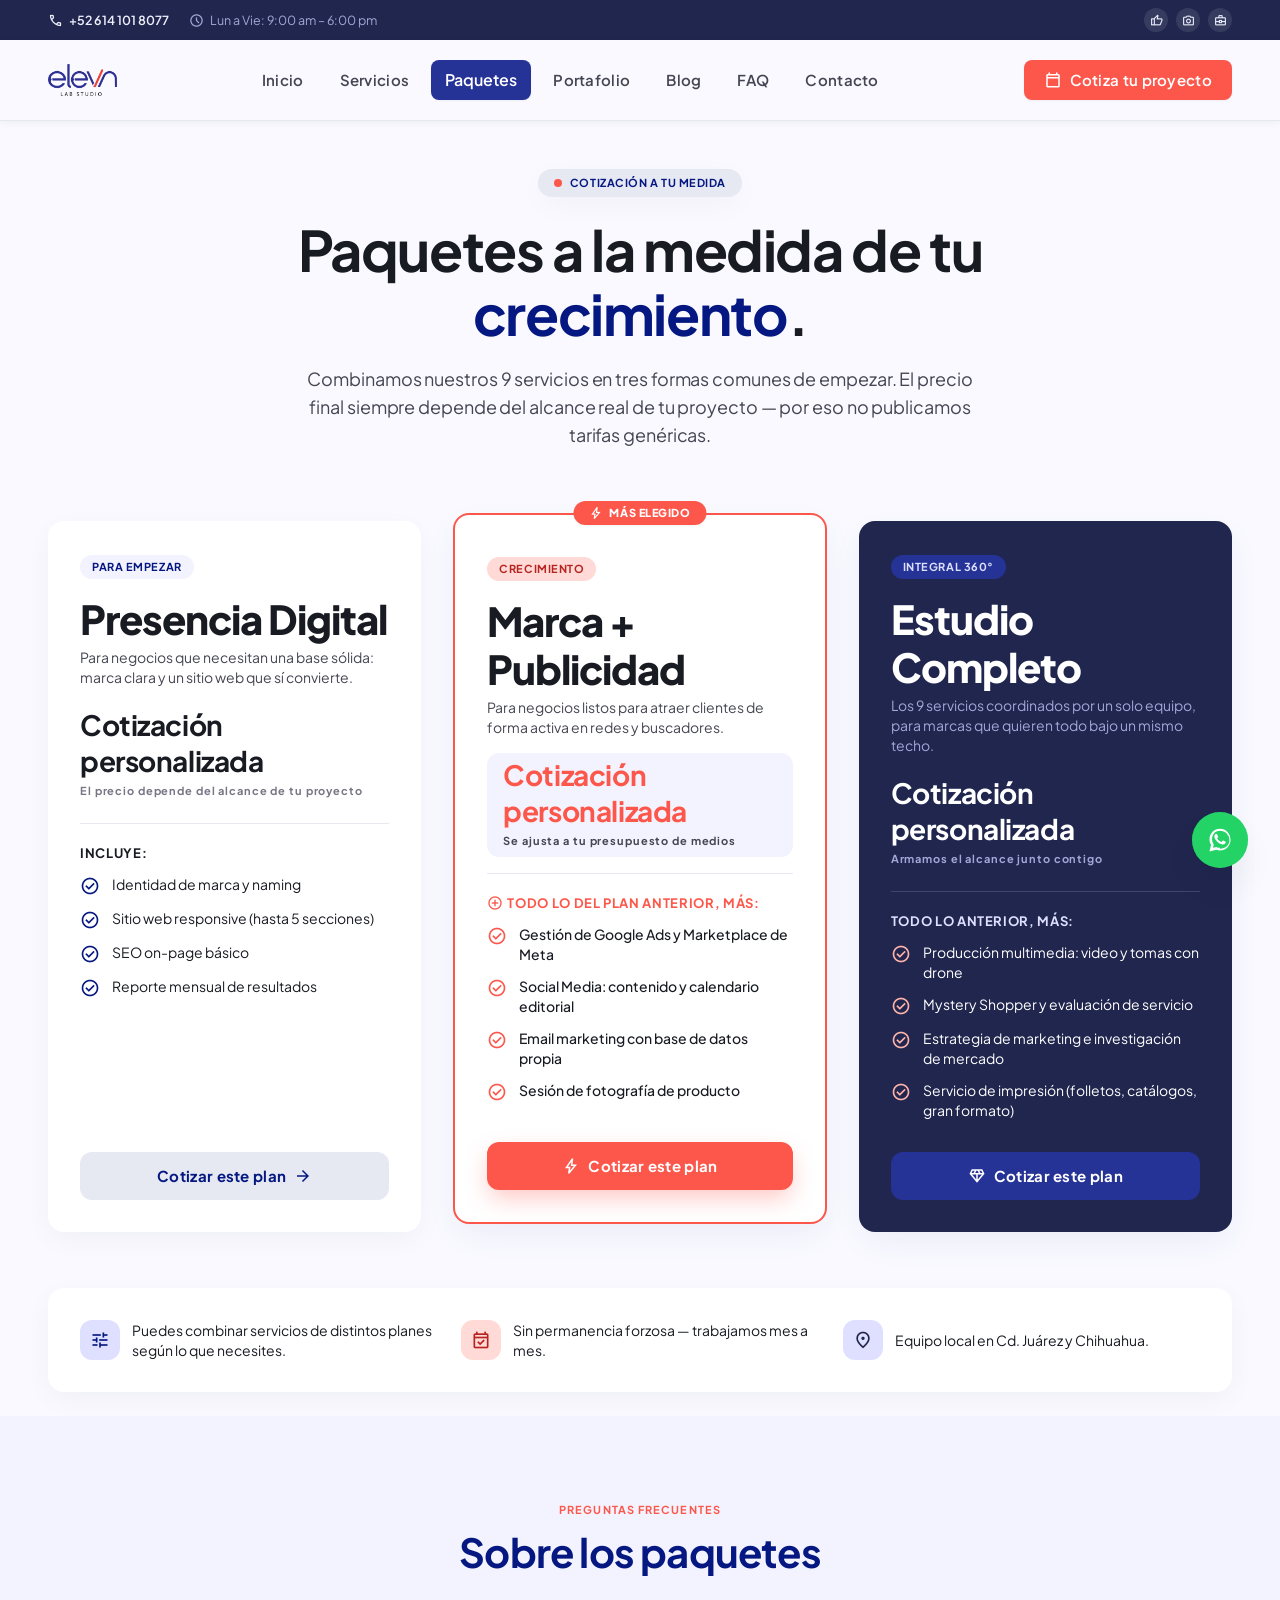
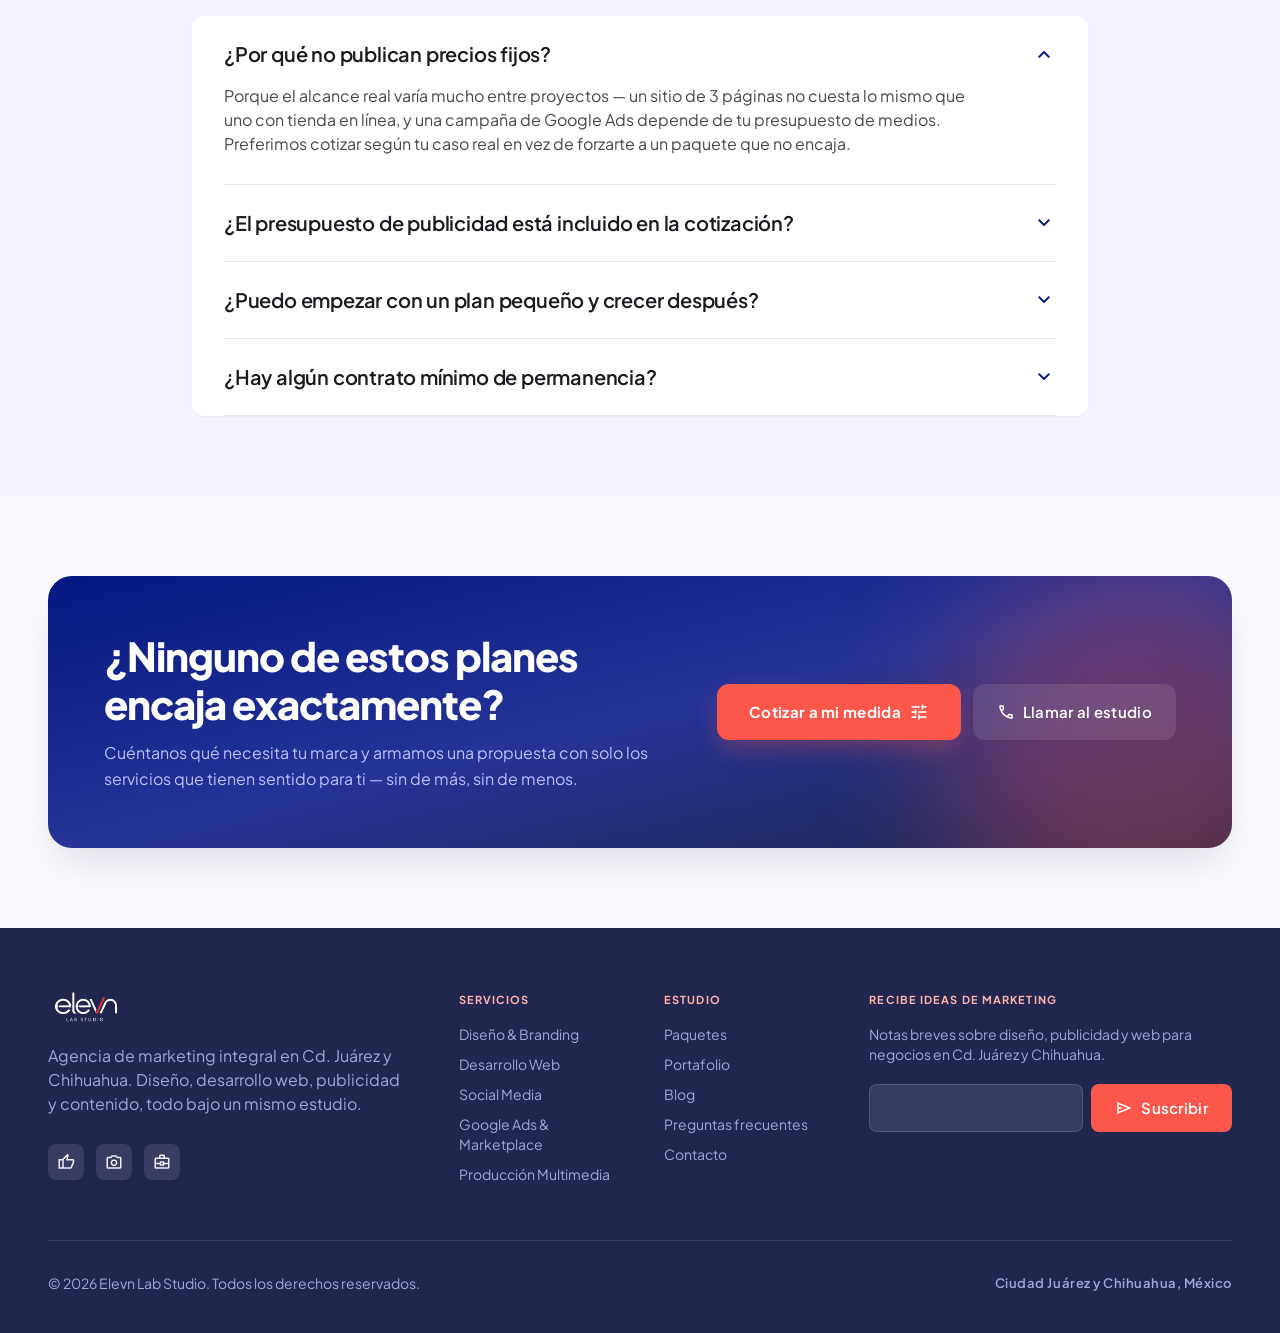
<file: paquetes.html>
<!DOCTYPE html>
<html lang="es"><head><meta charset="utf-8"/><meta content="width=device-width, initial-scale=1.0" name="viewport"/>
<title>Paquetes — Elevn Lab Studio</title>
<meta name="description" content="Paquetes de servicios de Elevn Lab Studio: Presencia Digital, Marca + Publicidad y Estudio Completo. Cotización personalizada según tu proyecto.">
<link href="https://fonts.googleapis.com" rel="preconnect"/><link crossorigin="" href="https://fonts.gstatic.com" rel="preconnect"/>
<link href="https://fonts.googleapis.com/css2?family=Plus+Jakarta+Sans:ital,wght@0,300;0,400;0,500;0,600;0,700;0,800;1,400;1,600&amp;display=swap" rel="stylesheet"/>
<link href="https://fonts.googleapis.com/css2?family=Material+Symbols+Outlined:opsz,wght,FILL,GRAD@20..48,100..700,0..1,-50..200&amp;display=swap" rel="stylesheet"/>
<link href="styles.css" rel="stylesheet"/></head>
<body class="bg-surface font-body-md text-on-surface antialiased selection:bg-primary-fixed selection:text-on-primary-fixed pb-20 lg:pb-0">
<div class="w-full bg-tertiary text-inverse-on-surface">
<div class="max-w-7xl mx-auto px-6 lg:px-12 h-10 flex items-center justify-between gap-4 text-[12.5px]">
<div class="flex items-center gap-5 overflow-hidden">
<a href="tel:+526141018077" class="flex items-center gap-1.5 hover:text-secondary-fixed transition-colors whitespace-nowrap">
<span class="material-symbols-outlined text-[15px]">call</span><span class="font-label-md text-[12.5px] font-semibold">+52 614 101 8077</span>
</a>
<span class="hidden sm:flex items-center gap-1.5 text-on-tertiary-container whitespace-nowrap">
<span class="material-symbols-outlined text-[15px]">schedule</span><span class="font-body-sm text-[12.5px]">Lun a Vie: 9:00 am – 6:00 pm</span>
</span>
</div>
<div class="flex items-center gap-2 shrink-0">
<a href="#" target="_blank" rel="noopener noreferrer" aria-label="Facebook" class="w-6 h-6 rounded-full bg-white/10 flex items-center justify-center hover:bg-secondary-container transition-colors"><span class="material-symbols-outlined text-[13px]">thumb_up</span></a>
<a href="#" target="_blank" rel="noopener noreferrer" aria-label="Instagram" class="w-6 h-6 rounded-full bg-white/10 flex items-center justify-center hover:bg-secondary-container transition-colors"><span class="material-symbols-outlined text-[13px]">photo_camera</span></a>
<a href="#" target="_blank" rel="noopener noreferrer" aria-label="LinkedIn" class="w-6 h-6 rounded-full bg-white/10 flex items-center justify-center hover:bg-secondary-container transition-colors"><span class="material-symbols-outlined text-[13px]">business_center</span></a>
</div>
</div>
</div>
<header class="sticky top-0 z-50 w-full bg-surface/95 shadow-[0_1px_8px_rgba(13,19,59,0.06)] border-b border-surface-container-high">
<div class="h-20 max-w-7xl mx-auto px-6 lg:px-12 flex items-center justify-between">
<a class="flex items-center gap-2.5 group" href="inicio.html">
<img alt="Elevn Lab Studio" class="h-8 w-auto" style="height:32px;width:auto;display:block;" src="[data-uri]"/>
</a>
<nav class="hidden lg:flex items-center gap-1 xl:gap-2"><a class="font-label-lg text-label-lg text-on-surface-variant hover:text-on-surface hover:bg-surface-container-low px-3.5 py-2 rounded-lg transition-colors duration-200" href="inicio.html">Inicio</a><a class="font-label-lg text-label-lg text-on-surface-variant hover:text-on-surface hover:bg-surface-container-low px-3.5 py-2 rounded-lg transition-colors duration-200" href="servicios.html">Servicios</a><a aria-current="page" class="transition-colors duration-200 bg-primary-container text-on-primary font-semibold rounded-lg px-3.5 py-2 shadow-sm" href="paquetes.html">Paquetes</a><a class="font-label-lg text-label-lg text-on-surface-variant hover:text-on-surface hover:bg-surface-container-low px-3.5 py-2 rounded-lg transition-colors duration-200" href="portafolio.html">Portafolio</a><a class="font-label-lg text-label-lg text-on-surface-variant hover:text-on-surface hover:bg-surface-container-low px-3.5 py-2 rounded-lg transition-colors duration-200" href="blog.html">Blog</a><a class="font-label-lg text-label-lg text-on-surface-variant hover:text-on-surface hover:bg-surface-container-low px-3.5 py-2 rounded-lg transition-colors duration-200" href="faq.html">FAQ</a><a class="font-label-lg text-label-lg text-on-surface-variant hover:text-on-surface hover:bg-surface-container-low px-3.5 py-2 rounded-lg transition-colors duration-200" href="contacto.html">Contacto</a></nav>
<div class="flex items-center gap-2.5 xl:gap-5">
<a class="hidden sm:inline-flex items-center justify-center gap-2 bg-secondary-container text-on-secondary px-5 py-2.5 rounded-lg font-label-lg text-label-lg shadow-sm hover:bg-secondary transition-all duration-200 hover:-translate-y-0.5 active:translate-y-0" href="contacto.html">
<span class="material-symbols-outlined text-[18px]">calendar_today</span><span>Cotiza tu proyecto</span>
</a>
<button id="menuBtn" class="lg:hidden w-10 h-10 rounded-lg flex items-center justify-center text-primary bg-surface-container-low" aria-label="Abrir menú">
<span class="material-symbols-outlined">menu</span>
</button>
</div>
</div>
</header>
<div id="mobileMenu" class="fixed inset-0 z-[100] bg-surface translate-x-full lg:hidden">
<div class="h-20 max-w-7xl mx-auto px-6 flex items-center justify-between border-b border-surface-container-high">
<img alt="Elevn Lab Studio" class="h-7 w-auto" style="height:28px;width:auto;display:block;" src="[data-uri]"/>
<button id="menuCloseBtn" class="w-10 h-10 rounded-lg flex items-center justify-center text-primary bg-surface-container-low" aria-label="Cerrar menú">
<span class="material-symbols-outlined">close</span>
</button>
</div>
<nav class="flex flex-col gap-1 p-6"><a href="inicio.html" class="font-headline-sm text-headline-sm px-4 py-3.5 rounded-lg text-on-surface hover:bg-surface-container-low">Inicio</a><a href="servicios.html" class="font-headline-sm text-headline-sm px-4 py-3.5 rounded-lg text-on-surface hover:bg-surface-container-low">Servicios</a><a href="paquetes.html" class="font-headline-sm text-headline-sm px-4 py-3.5 rounded-lg bg-primary-container text-on-primary">Paquetes</a><a href="portafolio.html" class="font-headline-sm text-headline-sm px-4 py-3.5 rounded-lg text-on-surface hover:bg-surface-container-low">Portafolio</a><a href="blog.html" class="font-headline-sm text-headline-sm px-4 py-3.5 rounded-lg text-on-surface hover:bg-surface-container-low">Blog</a><a href="faq.html" class="font-headline-sm text-headline-sm px-4 py-3.5 rounded-lg text-on-surface hover:bg-surface-container-low">FAQ</a><a href="contacto.html" class="font-headline-sm text-headline-sm px-4 py-3.5 rounded-lg text-on-surface hover:bg-surface-container-low">Contacto</a>
<a href="contacto.html" class="mt-4 inline-flex items-center justify-center gap-2 bg-secondary-container text-on-secondary px-5 py-3.5 rounded-lg font-label-lg text-label-lg shadow-sm"><span class="material-symbols-outlined text-[18px]">calendar_today</span><span>Cotiza tu proyecto</span></a>
</nav>
</div>
<main class="w-full bg-surface min-h-[calc(100vh-80px)]">
<div class="flex flex-col w-full">

<section class="relative w-full overflow-hidden px-6 lg:px-12 pt-12 pb-10 max-w-7xl mx-auto">
<div class="absolute top-10 left-1/2 -translate-x-1/2 w-3/4 h-80 bg-gradient-to-b from-primary-fixed/30 via-secondary-fixed/15 to-transparent blur-3xl -z-10 pointer-events-none rounded-full"></div>
<div class="flex flex-col items-center text-center gap-5 max-w-3xl mx-auto">
<div class="inline-flex items-center gap-2 px-4 py-1.5 rounded-full bg-surface-container-high shadow-subtle">
<span class="w-2 h-2 rounded-full bg-secondary-container animate-pulse"></span>
<span class="font-label-sm text-label-sm tracking-wider uppercase text-primary font-bold">Cotización a tu medida</span>
</div>
<h1 class="font-headline-xl-mobile lg:font-headline-xl text-headline-xl-mobile lg:text-headline-xl text-on-surface tracking-tight font-extrabold leading-[1.05]">
Paquetes a la medida de tu <span class="text-primary">crecimiento</span>.
</h1>
<p class="font-body-lg text-body-lg text-on-surface-variant max-w-2xl">
Combinamos nuestros 9 servicios en tres formas comunes de empezar. El precio final siempre depende del alcance real de tu proyecto — por eso no publicamos tarifas genéricas.
</p>
</div>
</section>

<section class="w-full max-w-7xl mx-auto px-6 lg:px-12 py-8">
<div class="grid grid-cols-1 lg:grid-cols-3 gap-8 items-stretch">

<div class="flex flex-col justify-between rounded-2xl bg-surface-container-lowest p-8 shadow-subtle hover:shadow-card transition-all duration-300">
<div class="space-y-4">
<span class="inline-block px-3 py-1 rounded-full bg-surface-container-low font-label-sm text-label-sm uppercase tracking-wider text-primary font-bold">Para empezar</span>
<div>
<h2 class="font-headline-lg text-headline-lg text-on-surface font-extrabold tracking-tight">Presencia Digital</h2>
<p class="font-body-sm text-body-sm text-on-surface-variant mt-1">Para negocios que necesitan una base sólida: marca clara y un sitio web que sí convierte.</p>
</div>
<div class="pt-1 pb-2">
<span class="font-headline-md text-headline-md text-on-surface font-bold">Cotización personalizada</span>
<p class="font-label-sm text-label-sm text-outline mt-1">El precio depende del alcance de tu proyecto</p>
</div>
<div class="w-full h-px bg-surface-container-high"></div>
<div class="space-y-3 pt-1">
<p class="font-label-md text-label-md uppercase tracking-wider text-on-surface font-bold">Incluye:</p>
<ul class="space-y-3">
<li class="flex items-start gap-3">
<span class="material-symbols-outlined text-primary text-[20px] shrink-0 mt-0.5">check_circle</span>
<span class="font-body-sm text-body-sm text-on-surface">Identidad de marca y naming</span>
</li>
<li class="flex items-start gap-3">
<span class="material-symbols-outlined text-primary text-[20px] shrink-0 mt-0.5">check_circle</span>
<span class="font-body-sm text-body-sm text-on-surface">Sitio web responsive (hasta 5 secciones)</span>
</li>
<li class="flex items-start gap-3">
<span class="material-symbols-outlined text-primary text-[20px] shrink-0 mt-0.5">check_circle</span>
<span class="font-body-sm text-body-sm text-on-surface">SEO on-page básico</span>
</li>
<li class="flex items-start gap-3">
<span class="material-symbols-outlined text-primary text-[20px] shrink-0 mt-0.5">check_circle</span>
<span class="font-body-sm text-body-sm text-on-surface">Reporte mensual de resultados</span>
</li>
</ul>
</div>
</div>
<div class="pt-8">
<a href="contacto.html" class="w-full h-12 rounded-xl bg-surface-container-high hover:bg-surface-container font-label-lg text-label-lg font-bold text-primary flex items-center justify-center gap-2 transition-colors"><span>Cotizar este plan</span><span class="material-symbols-outlined text-[18px]">arrow_forward</span></a>
</div>
</div>

<div class="relative flex flex-col justify-between rounded-2xl bg-surface-container-lowest p-8 shadow-card lg:-translate-y-2 border-2 border-secondary-container">
<div class="absolute -top-3.5 left-1/2 -translate-x-1/2">
<span class="px-4 py-1 rounded-full bg-secondary-container text-on-secondary font-label-sm text-label-sm uppercase tracking-wider font-extrabold shadow-sm flex items-center gap-1.5"><span class="material-symbols-outlined text-[14px]">bolt</span>Más elegido</span>
</div>
<div class="space-y-4 pt-2">
<span class="inline-block px-3 py-1 rounded-full bg-secondary-fixed text-secondary font-label-sm text-label-sm uppercase tracking-wider font-bold">Crecimiento</span>
<div>
<h2 class="font-headline-lg text-headline-lg text-on-surface font-extrabold tracking-tight">Marca + Publicidad</h2>
<p class="font-body-sm text-body-sm text-on-surface-variant mt-1">Para negocios listos para atraer clientes de forma activa en redes y buscadores.</p>
</div>
<div class="pt-1 pb-2 bg-surface-container-low p-4 rounded-xl">
<span class="font-headline-md text-headline-md text-secondary-container font-bold">Cotización personalizada</span>
<p class="font-label-sm text-label-sm text-on-surface-variant mt-1">Se ajusta a tu presupuesto de medios</p>
</div>
<div class="w-full h-px bg-surface-container-high"></div>
<div class="space-y-3 pt-1">
<p class="font-label-md text-label-md uppercase tracking-wider text-secondary-container font-bold flex items-center gap-1"><span class="material-symbols-outlined text-[16px]">add_circle</span>Todo lo del plan anterior, más:</p>
<ul class="space-y-3">
<li class="flex items-start gap-3">
<span class="material-symbols-outlined text-secondary-container text-[20px] shrink-0 mt-0.5">check_circle</span>
<span class="font-body-sm text-body-sm font-medium text-on-surface">Gestión de Google Ads y Marketplace de Meta</span>
</li>
<li class="flex items-start gap-3">
<span class="material-symbols-outlined text-secondary-container text-[20px] shrink-0 mt-0.5">check_circle</span>
<span class="font-body-sm text-body-sm font-medium text-on-surface">Social Media: contenido y calendario editorial</span>
</li>
<li class="flex items-start gap-3">
<span class="material-symbols-outlined text-secondary-container text-[20px] shrink-0 mt-0.5">check_circle</span>
<span class="font-body-sm text-body-sm font-medium text-on-surface">Email marketing con base de datos propia</span>
</li>
<li class="flex items-start gap-3">
<span class="material-symbols-outlined text-secondary-container text-[20px] shrink-0 mt-0.5">check_circle</span>
<span class="font-body-sm text-body-sm font-medium text-on-surface">Sesión de fotografía de producto</span>
</li>
</ul>
</div>
</div>
<div class="pt-8">
<a href="contacto.html" class="w-full h-12 rounded-xl bg-secondary-container hover:bg-secondary text-on-secondary font-label-lg text-label-lg font-bold flex items-center justify-center gap-2 transition-all shadow-cta"><span class="material-symbols-outlined text-[18px]">bolt</span><span>Cotizar este plan</span></a>
</div>
</div>

<div class="flex flex-col justify-between rounded-2xl bg-tertiary text-inverse-on-surface p-8 shadow-card hover:shadow-float transition-all duration-300">
<div class="space-y-4">
<span class="inline-block px-3 py-1 rounded-full bg-primary-container text-primary-fixed font-label-sm text-label-sm uppercase tracking-wider font-bold">Integral 360°</span>
<div>
<h2 class="font-headline-lg text-headline-lg text-white font-extrabold tracking-tight">Estudio Completo</h2>
<p class="font-body-sm text-body-sm text-on-tertiary-container mt-1">Los 9 servicios coordinados por un solo equipo, para marcas que quieren todo bajo un mismo techo.</p>
</div>
<div class="pt-1 pb-2">
<span class="font-headline-md text-headline-md text-white font-bold">Cotización personalizada</span>
<p class="font-label-sm text-label-sm text-on-tertiary-container mt-1">Armamos el alcance junto contigo</p>
</div>
<div class="w-full h-px bg-white/15"></div>
<div class="space-y-3 pt-1">
<p class="font-label-md text-label-md uppercase tracking-wider text-primary-fixed font-bold">Todo lo anterior, más:</p>
<ul class="space-y-3">
<li class="flex items-start gap-3">
<span class="material-symbols-outlined text-secondary-fixed-dim text-[20px] shrink-0 mt-0.5">check_circle</span>
<span class="font-body-sm text-body-sm text-white">Producción multimedia: video y tomas con drone</span>
</li>
<li class="flex items-start gap-3">
<span class="material-symbols-outlined text-secondary-fixed-dim text-[20px] shrink-0 mt-0.5">check_circle</span>
<span class="font-body-sm text-body-sm text-white">Mystery Shopper y evaluación de servicio</span>
</li>
<li class="flex items-start gap-3">
<span class="material-symbols-outlined text-secondary-fixed-dim text-[20px] shrink-0 mt-0.5">check_circle</span>
<span class="font-body-sm text-body-sm text-white">Estrategia de marketing e investigación de mercado</span>
</li>
<li class="flex items-start gap-3">
<span class="material-symbols-outlined text-secondary-fixed-dim text-[20px] shrink-0 mt-0.5">check_circle</span>
<span class="font-body-sm text-body-sm text-white">Servicio de impresión (folletos, catálogos, gran formato)</span>
</li>
</ul>
</div>
</div>
<div class="pt-8">
<a href="contacto.html" class="w-full h-12 rounded-xl bg-primary-container hover:bg-primary text-on-primary font-label-lg text-label-lg font-bold flex items-center justify-center gap-2 transition-all"><span class="material-symbols-outlined text-[18px]">diamond</span><span>Cotizar este plan</span></a>
</div>
</div>

</div>
</section>

<section class="w-full max-w-7xl mx-auto px-6 lg:px-12 py-6">
<div class="rounded-2xl bg-surface-container-lowest p-6 lg:p-8 shadow-subtle grid grid-cols-1 sm:grid-cols-3 gap-6 items-center">
<div class="flex items-center gap-3"><div class="w-10 h-10 rounded-xl bg-primary-fixed text-primary flex items-center justify-center shrink-0"><span class="material-symbols-outlined text-[20px]">tune</span></div><p class="font-body-sm text-body-sm text-on-surface">Puedes combinar servicios de distintos planes según lo que necesites.</p></div>
<div class="flex items-center gap-3"><div class="w-10 h-10 rounded-xl bg-secondary-fixed text-secondary flex items-center justify-center shrink-0"><span class="material-symbols-outlined text-[20px]">event_available</span></div><p class="font-body-sm text-body-sm text-on-surface">Sin permanencia forzosa — trabajamos mes a mes.</p></div>
<div class="flex items-center gap-3"><div class="w-10 h-10 rounded-xl bg-tertiary-fixed text-tertiary flex items-center justify-center shrink-0"><span class="material-symbols-outlined text-[20px]">location_on</span></div><p class="font-body-sm text-body-sm text-on-surface">Equipo local en Cd. Juárez y Chihuahua.</p></div>
</div>
</section>

<section class="w-full px-6 lg:px-12 py-16 lg:py-20 bg-surface-container-low">
<div class="max-w-4xl mx-auto">
<div class="text-center max-w-2xl mx-auto mb-10"><span class="font-label-sm text-label-sm uppercase tracking-widest text-secondary-container font-bold">Preguntas frecuentes</span><h2 class="font-headline-lg text-headline-lg text-primary mt-2">Sobre los paquetes</h2></div>
<div id="paquetes-faq-container" class="bg-surface-container-lowest rounded-xl shadow-sm px-6 lg:px-8">
<div class="faq-item border-b border-surface-container-high py-2 is-open">
<button class="w-full flex items-center justify-between gap-4 py-4 text-left" onclick="toggleFaq(this)">
<span class="font-headline-sm text-headline-sm text-on-surface">¿Por qué no publican precios fijos?</span>
<span class="material-symbols-outlined faq-icon text-primary transition-transform duration-300 rotate-180">expand_more</span>
</button>
<div class="faq-content"><div><p class="font-body-md text-body-md text-on-surface-variant pb-5 max-w-3xl">Porque el alcance real varía mucho entre proyectos — un sitio de 3 páginas no cuesta lo mismo que uno con tienda en línea, y una campaña de Google Ads depende de tu presupuesto de medios. Preferimos cotizar según tu caso real en vez de forzarte a un paquete que no encaja.</p></div></div>
</div><div class="faq-item border-b border-surface-container-high py-2">
<button class="w-full flex items-center justify-between gap-4 py-4 text-left" onclick="toggleFaq(this)">
<span class="font-headline-sm text-headline-sm text-on-surface">¿El presupuesto de publicidad está incluido en la cotización?</span>
<span class="material-symbols-outlined faq-icon text-primary transition-transform duration-300 ">expand_more</span>
</button>
<div class="faq-content"><div><p class="font-body-md text-body-md text-on-surface-variant pb-5 max-w-3xl">No. Nuestra cotización cubre estrategia, diseño, ejecución y reportes. El gasto en Google Ads o Meta Ads se paga directamente a esas plataformas, para que tengas control total y transparencia sobre en qué se invierte.</p></div></div>
</div><div class="faq-item border-b border-surface-container-high py-2">
<button class="w-full flex items-center justify-between gap-4 py-4 text-left" onclick="toggleFaq(this)">
<span class="font-headline-sm text-headline-sm text-on-surface">¿Puedo empezar con un plan pequeño y crecer después?</span>
<span class="material-symbols-outlined faq-icon text-primary transition-transform duration-300 ">expand_more</span>
</button>
<div class="faq-content"><div><p class="font-body-md text-body-md text-on-surface-variant pb-5 max-w-3xl">Sí. Muchos clientes empiezan con Presencia Digital y agregan publicidad o producción multimedia más adelante, conforme su negocio lo necesita.</p></div></div>
</div><div class="faq-item border-b border-surface-container-high py-2">
<button class="w-full flex items-center justify-between gap-4 py-4 text-left" onclick="toggleFaq(this)">
<span class="font-headline-sm text-headline-sm text-on-surface">¿Hay algún contrato mínimo de permanencia?</span>
<span class="material-symbols-outlined faq-icon text-primary transition-transform duration-300 ">expand_more</span>
</button>
<div class="faq-content"><div><p class="font-body-md text-body-md text-on-surface-variant pb-5 max-w-3xl">No exigimos permanencia forzosa. Trabajamos mes a mes y tú decides cuándo ajustar o pausar el servicio.</p></div></div>
</div>
</div>
</div>
</section>

<section class="w-full max-w-7xl mx-auto px-6 lg:px-12 py-16 lg:py-20">
<div class="relative rounded-3xl bg-gradient-to-br from-primary via-primary-container to-tertiary text-on-primary p-10 md:p-14 shadow-float overflow-hidden">
<div class="absolute -right-24 -bottom-24 w-96 h-96 rounded-full bg-secondary-container/30 blur-3xl pointer-events-none"></div>
<div class="relative z-10 flex flex-col lg:flex-row items-start lg:items-center justify-between gap-8">
<div class="space-y-3 max-w-2xl">
<h2 class="font-headline-lg text-headline-lg font-extrabold text-white tracking-tight">¿Ninguno de estos planes encaja exactamente?</h2>
<p class="font-body-md text-body-md text-primary-fixed-dim leading-relaxed">Cuéntanos qué necesita tu marca y armamos una propuesta con solo los servicios que tienen sentido para ti — sin de más, sin de menos.</p>
</div>
<div class="flex flex-col sm:flex-row items-stretch sm:items-center gap-3 shrink-0 w-full lg:w-auto">
<a href="contacto.html" class="h-14 px-8 rounded-xl bg-secondary-container hover:bg-secondary text-on-secondary font-label-lg text-label-lg font-bold flex items-center justify-center gap-2 transition-all shadow-cta"><span>Cotizar a mi medida</span><span class="material-symbols-outlined text-[20px]">tune</span></a>
<a href="tel:+526141018077" class="h-14 px-6 rounded-xl bg-white/10 hover:bg-white/20 text-white font-label-lg text-label-lg font-semibold flex items-center justify-center gap-2 transition-colors"><span class="material-symbols-outlined text-[18px]">call</span><span>Llamar al estudio</span></a>
</div>
</div>
</div>
</section>

</div>
</main>
<footer class="w-full bg-tertiary text-inverse-on-surface">
<div class="max-w-7xl mx-auto px-6 lg:px-12 pt-16 pb-10">
<div class="grid grid-cols-1 md:grid-cols-2 lg:grid-cols-12 gap-12 mb-14">
<div class="lg:col-span-4 flex flex-col items-start gap-5">
<img alt="Elevn Lab Studio" class="h-8 w-auto self-start flex-shrink-0" style="height:32px;width:75.9px;display:block;" src="[data-uri]"/>
<p class="font-body-md text-body-md text-on-tertiary-container max-w-sm">Agencia de marketing integral en Cd. Juárez y Chihuahua. Diseño, desarrollo web, publicidad y contenido, todo bajo un mismo estudio.</p>
<div class="flex items-center gap-3 pt-2">
<a class="w-9 h-9 rounded-lg bg-white/10 flex items-center justify-center hover:bg-secondary-container transition-all duration-200" aria-label="Facebook" href="#" target="_blank" rel="noopener noreferrer"><span class="material-symbols-outlined text-[18px]">thumb_up</span></a>
<a class="w-9 h-9 rounded-lg bg-white/10 flex items-center justify-center hover:bg-secondary-container transition-all duration-200" aria-label="Instagram" href="#" target="_blank" rel="noopener noreferrer"><span class="material-symbols-outlined text-[18px]">photo_camera</span></a>
<a class="w-9 h-9 rounded-lg bg-white/10 flex items-center justify-center hover:bg-secondary-container transition-all duration-200" aria-label="LinkedIn" href="#" target="_blank" rel="noopener noreferrer"><span class="material-symbols-outlined text-[18px]">business_center</span></a>
</div>
</div>
<div class="lg:col-span-2 flex flex-col gap-4">
<p class="font-label-sm text-label-sm uppercase tracking-widest text-secondary-fixed-dim font-bold">Servicios</p>
<ul class="flex flex-col gap-2.5">
<li class="font-body-sm text-body-sm text-on-tertiary-container hover:text-white transition-colors"><a href="servicios.html">Diseño &amp; Branding</a></li>
<li class="font-body-sm text-body-sm text-on-tertiary-container hover:text-white transition-colors"><a href="servicios.html">Desarrollo Web</a></li>
<li class="font-body-sm text-body-sm text-on-tertiary-container hover:text-white transition-colors"><a href="servicios.html">Social Media</a></li>
<li class="font-body-sm text-body-sm text-on-tertiary-container hover:text-white transition-colors"><a href="servicios.html">Google Ads &amp; Marketplace</a></li>
<li class="font-body-sm text-body-sm text-on-tertiary-container hover:text-white transition-colors"><a href="servicios.html">Producción Multimedia</a></li>
</ul>
</div>
<div class="lg:col-span-2 flex flex-col gap-4">
<p class="font-label-sm text-label-sm uppercase tracking-widest text-secondary-fixed-dim font-bold">Estudio</p>
<ul class="flex flex-col gap-2.5">
<li class="font-body-sm text-body-sm text-on-tertiary-container hover:text-white transition-colors"><a href="paquetes.html">Paquetes</a></li>
<li class="font-body-sm text-body-sm text-on-tertiary-container hover:text-white transition-colors"><a href="portafolio.html">Portafolio</a></li>
<li class="font-body-sm text-body-sm text-on-tertiary-container hover:text-white transition-colors"><a href="blog.html">Blog</a></li>
<li class="font-body-sm text-body-sm text-on-tertiary-container hover:text-white transition-colors"><a href="faq.html">Preguntas frecuentes</a></li>
<li class="font-body-sm text-body-sm text-on-tertiary-container hover:text-white transition-colors"><a href="contacto.html">Contacto</a></li>
</ul>
</div>
<div class="lg:col-span-4 flex flex-col gap-4">
<p class="font-label-sm text-label-sm uppercase tracking-widest text-secondary-fixed-dim font-bold">Recibe ideas de marketing</p>
<p class="font-body-sm text-body-sm text-on-tertiary-container">Notas breves sobre diseño, publicidad y web para negocios en Cd. Juárez y Chihuahua.</p>
<form class="flex flex-col sm:flex-row gap-2 mt-1" id="newsletterForm">
<input id="newsletterEmail" class="h-12 px-4 rounded-lg bg-white/10 border border-white/15 font-body-sm text-white placeholder:text-tertiary-container/70 focus:outline-none focus:border-secondary-container focus:ring-2 focus:ring-secondary-container/25 w-full sm:flex-1 sm:min-w-0 shrink-0" placeholder="tu@correo.com" type="email" required/>
<button class="h-12 px-6 rounded-lg bg-secondary-container text-on-secondary font-label-lg text-label-lg hover:bg-secondary transition-colors flex items-center justify-center gap-2 shrink-0" type="submit"><span class="material-symbols-outlined text-[18px]">send</span><span>Suscribir</span></button>
</form>
<p id="newsletterNote" class="font-body-sm text-body-sm text-on-tertiary-container/80" style="display:none;">Se abrirá tu correo para confirmar la suscripción con nuestro equipo.</p>
</div>
</div>
<div class="pt-8 border-t border-white/10 flex flex-col sm:flex-row items-center justify-between gap-4 font-body-sm text-body-sm text-on-tertiary-container">
<p>© <span id="year"></span> Elevn Lab Studio. Todos los derechos reservados.</p>
<div class="flex items-center gap-6 font-label-md text-label-md">
<span>Ciudad Juárez y Chihuahua, México</span>
</div>
</div>
</div>
</footer>
<nav class="fixed bottom-0 left-0 right-0 z-40 bg-surface/95 backdrop-blur-md border-t border-surface-container-high px-4 py-2 lg:hidden">
<div class="max-w-md mx-auto flex items-center justify-around">
<a href="inicio.html" class="flex flex-col items-center py-1 px-3 text-outline hover:text-primary transition-colors">
<svg class="w-5 h-5 mb-1 stroke-current" fill="none" stroke-width="2" viewBox="0 0 24 24"><path d="M2.25 12 11.204 3.045c.44-.439 1.152-.439 1.591 0L21.75 12M4.5 9.75v10.125c0 .621.504 1.125 1.125 1.125H9.75v-4.875c0-.621.504-1.125 1.125-1.125h2.25c.621 0 1.125.504 1.125 1.125V21h4.125c.621 0 1.125-.504 1.125-1.125V9.75" stroke-linecap="round" stroke-linejoin="round"/></svg>
<span class="text-[10px] font-semibold tracking-tight">Inicio</span>
</a><a href="servicios.html" class="flex flex-col items-center py-1 px-3 text-outline hover:text-primary transition-colors">
<svg class="w-5 h-5 mb-1 stroke-current" fill="none" stroke-width="2" viewBox="0 0 24 24"><path d="M3.75 6A2.25 2.25 0 0 1 6 3.75h2.25A2.25 2.25 0 0 1 10.5 6v2.25a2.25 2.25 0 0 1-2.25 2.25H6a2.25 2.25 0 0 1-2.25-2.25V6ZM3.75 15.75A2.25 2.25 0 0 1 6 13.5h2.25a2.25 2.25 0 0 1 2.25 2.25V18a2.25 2.25 0 0 1-2.25 2.25H6A2.25 2.25 0 0 1 3.75 18v-2.25ZM13.5 6a2.25 2.25 0 0 1 2.25-2.25H18A2.25 2.25 0 0 1 20.25 6v2.25A2.25 2.25 0 0 1 18 10.5h-2.25a2.25 2.25 0 0 1-2.25-2.25V6ZM13.5 15.75a2.25 2.25 0 0 1 2.25-2.25H18a2.25 2.25 0 0 1 2.25 2.25V18A2.25 2.25 0 0 1 18 20.25h-2.25A2.25 2.25 0 0 1 13.5 18v-2.25Z" stroke-linecap="round" stroke-linejoin="round"/></svg>
<span class="text-[10px] font-semibold tracking-tight">Servicios</span>
</a>
<a href="contacto.html" class="-mt-4 flex flex-col items-center">
<div class="w-12 h-12 rounded-2xl bg-secondary-container text-on-secondary flex items-center justify-center shadow-cta active:scale-90 transition-transform">
<svg class="w-6 h-6 stroke-current" fill="none" stroke-width="2.4" viewBox="0 0 24 24"><path d="M12 4.5v15m7.5-7.5h-15" stroke-linecap="round" stroke-linejoin="round"/></svg>
</div>
<span class="text-[10px] font-bold text-secondary-container mt-1">Cotizar</span>
</a>
<a href="portafolio.html" class="flex flex-col items-center py-1 px-3 text-outline hover:text-primary transition-colors">
<svg class="w-5 h-5 mb-1 stroke-current" fill="none" stroke-width="2" viewBox="0 0 24 24"><path d="M2.25 15.75l5.159-5.159a2.25 2.25 0 013.182 0l5.159 5.159m-1.5-1.5l1.409-1.409a2.25 2.25 0 013.182 0l2.909 2.909m-18 3.75h16.5a1.5 1.5 0 001.5-1.5V6a1.5 1.5 0 00-1.5-1.5H3.75A1.5 1.5 0 002.25 6v12a1.5 1.5 0 001.5 1.5z" stroke-linecap="round" stroke-linejoin="round"/></svg>
<span class="text-[10px] font-semibold tracking-tight">Portafolio</span>
</a><a href="contacto.html" class="flex flex-col items-center py-1 px-3 text-outline hover:text-primary transition-colors">
<svg class="w-5 h-5 mb-1 stroke-current" fill="none" stroke-width="2" viewBox="0 0 24 24"><path d="M20.25 8.511c.884.284 1.5 1.128 1.5 2.097v4.286c0 1.136-.847 2.1-1.98 2.193-.34.027-.68.052-1.02.072v3.091l-3.6-3.091c-.555-.02-1.107-.054-1.65-.102a11.968 11.968 0 01-5.25-1.92M3.75 14.25v-6.75A2.25 2.25 0 016 5.25h12a2.25 2.25 0 012.25 2.25v6.75a2.25 2.25 0 01-2.25 2.25H6a2.25 2.25 0 01-2.25-2.25z" stroke-linecap="round" stroke-linejoin="round"/></svg>
<span class="text-[10px] font-semibold tracking-tight">Contacto</span>
</a>
</div>
</nav>
<a href="https://wa.me/526141018077?text=Hola%2C%20me%20gustar%C3%ADa%20cotizar%20un%20proyecto%20con%20Elevn%20Lab%20Studio." target="_blank" rel="noopener noreferrer"
class="fixed z-40 bottom-24 right-5 lg:bottom-8 lg:right-8 w-14 h-14 rounded-full bg-[#25D366] text-white flex items-center justify-center shadow-float hover:scale-105 active:scale-95 transition-transform duration-200 group"
aria-label="Escríbenos por WhatsApp">
<span class="absolute inset-0 rounded-full bg-[#25D366] animate-ping opacity-40 group-hover:opacity-0"></span>
<svg class="relative w-7 h-7" viewBox="0 0 32 32" fill="currentColor" aria-hidden="true">
<path d="M16.02 3C9.4 3 4 8.4 4 15.02c0 2.36.65 4.56 1.78 6.44L4 29l7.72-1.75a12.9 12.9 0 0 0 4.3.73h.01c6.62 0 12.02-5.4 12.02-12.02C28.05 8.4 22.65 3 16.02 3zm0 21.9h-.01a10.8 10.8 0 0 1-3.9-.7l-.28-.11-3.85.87.82-3.75-.18-.29a10.83 10.83 0 0 1-1.68-5.9C6.94 9.5 10.94 5.5 16.02 5.5c2.87 0 5.56 1.12 7.6 3.15a10.7 10.7 0 0 1 3.15 7.6c0 5.08-4.15 9.65-10.75 9.65zm5.9-7.24c-.32-.16-1.9-.94-2.2-1.05-.3-.11-.5-.16-.72.16-.21.32-.83 1.05-1.02 1.27-.19.21-.37.24-.69.08-.32-.16-1.36-.5-2.6-1.6-.96-.86-1.6-1.92-1.79-2.24-.19-.32-.02-.5.14-.66.14-.14.32-.37.48-.55.16-.19.21-.32.32-.53.11-.21.05-.4-.03-.56-.08-.16-.72-1.74-.99-2.38-.26-.62-.53-.54-.72-.55h-.61c-.21 0-.56.08-.85.4-.29.32-1.11 1.08-1.11 2.64s1.14 3.06 1.3 3.27c.16.21 2.24 3.42 5.43 4.79.76.33 1.35.52 1.81.67.76.24 1.45.21 2 .13.61-.09 1.9-.78 2.17-1.53.27-.75.27-1.4.19-1.53-.08-.13-.29-.21-.61-.37z"/>
</svg>
</a>
<script>
document.getElementById('year').textContent = new Date().getFullYear();
const menuBtn = document.getElementById('menuBtn');
const menuCloseBtn = document.getElementById('menuCloseBtn');
const mobileMenu = document.getElementById('mobileMenu');
if(menuBtn){ menuBtn.addEventListener('click', ()=> mobileMenu.classList.remove('translate-x-full')); }
if(menuCloseBtn){ menuCloseBtn.addEventListener('click', ()=> mobileMenu.classList.add('translate-x-full')); }
if(mobileMenu){ mobileMenu.querySelectorAll('a').forEach(a=> a.addEventListener('click', ()=> mobileMenu.classList.add('translate-x-full'))); }

const newsletterForm = document.getElementById('newsletterForm');
if(newsletterForm){
  newsletterForm.addEventListener('submit', function(e){
    e.preventDefault();
    const email = document.getElementById('newsletterEmail').value.trim();
    if(!email) return;
    const subject = encodeURIComponent('Quiero suscribirme al newsletter de Elevn Lab Studio');
    const body = encodeURIComponent('Hola, quiero recibir el newsletter de Elevn Lab Studio.\n\nMi correo: ' + email);
    window.location.href = 'mailto:hola@elevnlabstudio.com?subject=' + subject + '&body=' + body;
    const note = document.getElementById('newsletterNote');
    if(note) note.style.display = 'block';
    newsletterForm.reset();
  });
}
</script>
<script>
function toggleFaq(btn){
  const item = btn.closest('.faq-item');
  const container = item.parentElement;
  const icon = item.querySelector('.faq-icon');
  const willOpen = !item.classList.contains('is-open');
  container.querySelectorAll(':scope > .faq-item').forEach(el=>{ el.classList.remove('is-open'); el.querySelector('.faq-icon').classList.remove('rotate-180'); });
  if(willOpen){ item.classList.add('is-open'); icon.classList.add('rotate-180'); }
}
</script>
</body></html>
</file>
<file: styles.css>
*,:after,:before{--tw-border-spacing-x:0;--tw-border-spacing-y:0;--tw-translate-x:0;--tw-translate-y:0;--tw-rotate:0;--tw-skew-x:0;--tw-skew-y:0;--tw-scale-x:1;--tw-scale-y:1;--tw-pan-x: ;--tw-pan-y: ;--tw-pinch-zoom: ;--tw-scroll-snap-strictness:proximity;--tw-gradient-from-position: ;--tw-gradient-via-position: ;--tw-gradient-to-position: ;--tw-ordinal: ;--tw-slashed-zero: ;--tw-numeric-figure: ;--tw-numeric-spacing: ;--tw-numeric-fraction: ;--tw-ring-inset: ;--tw-ring-offset-width:0px;--tw-ring-offset-color:#fff;--tw-ring-color:rgba(59,130,246,.5);--tw-ring-offset-shadow:0 0 #0000;--tw-ring-shadow:0 0 #0000;--tw-shadow:0 0 #0000;--tw-shadow-colored:0 0 #0000;--tw-blur: ;--tw-brightness: ;--tw-contrast: ;--tw-grayscale: ;--tw-hue-rotate: ;--tw-invert: ;--tw-saturate: ;--tw-sepia: ;--tw-drop-shadow: ;--tw-backdrop-blur: ;--tw-backdrop-brightness: ;--tw-backdrop-contrast: ;--tw-backdrop-grayscale: ;--tw-backdrop-hue-rotate: ;--tw-backdrop-invert: ;--tw-backdrop-opacity: ;--tw-backdrop-saturate: ;--tw-backdrop-sepia: ;--tw-contain-size: ;--tw-contain-layout: ;--tw-contain-paint: ;--tw-contain-style: }::backdrop{--tw-border-spacing-x:0;--tw-border-spacing-y:0;--tw-translate-x:0;--tw-translate-y:0;--tw-rotate:0;--tw-skew-x:0;--tw-skew-y:0;--tw-scale-x:1;--tw-scale-y:1;--tw-pan-x: ;--tw-pan-y: ;--tw-pinch-zoom: ;--tw-scroll-snap-strictness:proximity;--tw-gradient-from-position: ;--tw-gradient-via-position: ;--tw-gradient-to-position: ;--tw-ordinal: ;--tw-slashed-zero: ;--tw-numeric-figure: ;--tw-numeric-spacing: ;--tw-numeric-fraction: ;--tw-ring-inset: ;--tw-ring-offset-width:0px;--tw-ring-offset-color:#fff;--tw-ring-color:rgba(59,130,246,.5);--tw-ring-offset-shadow:0 0 #0000;--tw-ring-shadow:0 0 #0000;--tw-shadow:0 0 #0000;--tw-shadow-colored:0 0 #0000;--tw-blur: ;--tw-brightness: ;--tw-contrast: ;--tw-grayscale: ;--tw-hue-rotate: ;--tw-invert: ;--tw-saturate: ;--tw-sepia: ;--tw-drop-shadow: ;--tw-backdrop-blur: ;--tw-backdrop-brightness: ;--tw-backdrop-contrast: ;--tw-backdrop-grayscale: ;--tw-backdrop-hue-rotate: ;--tw-backdrop-invert: ;--tw-backdrop-opacity: ;--tw-backdrop-saturate: ;--tw-backdrop-sepia: ;--tw-contain-size: ;--tw-contain-layout: ;--tw-contain-paint: ;--tw-contain-style: }/*! tailwindcss v3.4.19 | MIT License | https://tailwindcss.com*/*,:after,:before{box-sizing:border-box;border:0 solid #e5e7eb}:after,:before{--tw-content:""}:host,html{line-height:1.5;-webkit-text-size-adjust:100%;-moz-tab-size:4;-o-tab-size:4;tab-size:4;font-family:ui-sans-serif,system-ui,sans-serif,Apple Color Emoji,Segoe UI Emoji,Segoe UI Symbol,Noto Color Emoji;font-feature-settings:normal;font-variation-settings:normal;-webkit-tap-highlight-color:transparent}body{margin:0;line-height:inherit}hr{height:0;color:inherit;border-top-width:1px}abbr:where([title]){-webkit-text-decoration:underline dotted;text-decoration:underline dotted}h1,h2,h3,h4,h5,h6{font-size:inherit;font-weight:inherit}a{color:inherit;text-decoration:inherit}b,strong{font-weight:bolder}code,kbd,pre,samp{font-family:ui-monospace,SFMono-Regular,Menlo,Monaco,Consolas,Liberation Mono,Courier New,monospace;font-feature-settings:normal;font-variation-settings:normal;font-size:1em}small{font-size:80%}sub,sup{font-size:75%;line-height:0;position:relative;vertical-align:baseline}sub{bottom:-.25em}sup{top:-.5em}table{text-indent:0;border-color:inherit;border-collapse:collapse}button,input,optgroup,select,textarea{font-family:inherit;font-feature-settings:inherit;font-variation-settings:inherit;font-size:100%;font-weight:inherit;line-height:inherit;letter-spacing:inherit;color:inherit;margin:0;padding:0}button,select{text-transform:none}button,input:where([type=button]),input:where([type=reset]),input:where([type=submit]){-webkit-appearance:button;background-color:transparent;background-image:none}:-moz-focusring{outline:auto}:-moz-ui-invalid{box-shadow:none}progress{vertical-align:baseline}::-webkit-inner-spin-button,::-webkit-outer-spin-button{height:auto}[type=search]{-webkit-appearance:textfield;outline-offset:-2px}::-webkit-search-decoration{-webkit-appearance:none}::-webkit-file-upload-button{-webkit-appearance:button;font:inherit}summary{display:list-item}blockquote,dd,dl,figure,h1,h2,h3,h4,h5,h6,hr,p,pre{margin:0}fieldset{margin:0}fieldset,legend{padding:0}menu,ol,ul{list-style:none;margin:0;padding:0}dialog{padding:0}textarea{resize:vertical}input::-moz-placeholder,textarea::-moz-placeholder{opacity:1;color:#9ca3af}input::placeholder,textarea::placeholder{opacity:1;color:#9ca3af}[role=button],button{cursor:pointer}:disabled{cursor:default}audio,canvas,embed,iframe,img,object,svg,video{display:block;vertical-align:middle}img,video{max-width:100%;height:auto}[hidden]:where(:not([hidden=until-found])){display:none}body,html{margin:0;padding:0}body{overscroll-behavior:none}main>:first-child{margin-top:0!important}main>:last-child{margin-bottom:0!important}.container{width:100%}@media (min-width:640px){.container{max-width:640px}}@media (min-width:768px){.container{max-width:768px}}@media (min-width:1024px){.container{max-width:1024px}}@media (min-width:1280px){.container{max-width:1280px}}@media (min-width:1536px){.container{max-width:1536px}}.pointer-events-none{pointer-events:none}.fixed{position:fixed}.absolute{position:absolute}.relative{position:relative}.sticky{position:sticky}.inset-0{inset:0}.-bottom-20{bottom:-5rem}.-bottom-24{bottom:-6rem}.-left-16{left:-4rem}.-left-20{left:-5rem}.-right-20{right:-5rem}.-right-24{right:-6rem}.-top-24{top:-6rem}.-top-3\.5{top:-.875rem}.-top-32{top:-8rem}.bottom-0{bottom:0}.bottom-24{bottom:6rem}.bottom-5{bottom:1.25rem}.left-0{left:0}.left-1\/2{left:50%}.left-1\/4{left:25%}.left-3{left:.75rem}.left-3\.5{left:.875rem}.left-4{left:1rem}.left-5{left:1.25rem}.left-6{left:1.5rem}.right-0{right:0}.right-10{right:2.5rem}.right-16{right:4rem}.right-3{right:.75rem}.right-4{right:1rem}.right-5{right:1.25rem}.top-0{top:0}.top-1\/3{top:33.333333%}.top-10{top:2.5rem}.top-3{top:.75rem}.top-4{top:1rem}.top-48{top:12rem}.top-5{top:1.25rem}.top-6{top:1.5rem}.-z-10{z-index:-10}.z-10{z-index:10}.z-40{z-index:40}.z-50{z-index:50}.z-\[100\]{z-index:100}.z-\[110\]{z-index:110}.mx-auto{margin-left:auto;margin-right:auto}.-mt-14{margin-top:-3.5rem}.-mt-4{margin-top:-1rem}.mb-1{margin-bottom:.25rem}.mb-10{margin-bottom:2.5rem}.mb-12{margin-bottom:3rem}.mb-14{margin-bottom:3.5rem}.mb-16{margin-bottom:4rem}.mb-2{margin-bottom:.5rem}.mb-3{margin-bottom:.75rem}.mb-4{margin-bottom:1rem}.mb-5{margin-bottom:1.25rem}.mb-6{margin-bottom:1.5rem}.mb-7{margin-bottom:1.75rem}.mb-8{margin-bottom:2rem}.mb-9{margin-bottom:2.25rem}.mt-0\.5{margin-top:.125rem}.mt-1{margin-top:.25rem}.mt-1\.5{margin-top:.375rem}.mt-12{margin-top:3rem}.mt-2{margin-top:.5rem}.mt-4{margin-top:1rem}.mt-5{margin-top:1.25rem}.mt-8{margin-top:2rem}.line-clamp-3{overflow:hidden;display:-webkit-box;-webkit-box-orient:vertical;-webkit-line-clamp:3}.block{display:block}.inline-block{display:inline-block}.flex{display:flex}.inline-flex{display:inline-flex}.grid{display:grid}.hidden{display:none}.aspect-\[16\/10\]{aspect-ratio:16/10}.aspect-\[4\/5\]{aspect-ratio:4/5}.aspect-video{aspect-ratio:16/9}.h-10{height:2.5rem}.h-11{height:2.75rem}.h-12{height:3rem}.h-14{height:3.5rem}.h-16{height:4rem}.h-2{height:.5rem}.h-20{height:5rem}.h-40{height:10rem}.h-44{height:11rem}.h-48{height:12rem}.h-5{height:1.25rem}.h-6{height:1.5rem}.h-64{height:16rem}.h-7{height:1.75rem}.h-72{height:18rem}.h-8{height:2rem}.h-80{height:20rem}.h-9{height:2.25rem}.h-96{height:24rem}.h-\[360px\]{height:360px}.h-full{height:100%}.h-px{height:1px}.min-h-\[130px\]{min-height:130px}.min-h-\[280px\]{min-height:280px}.min-h-\[calc\(100vh-80px\)\]{min-height:calc(100vh - 80px)}.w-10{width:2.5rem}.w-11{width:2.75rem}.w-12{width:3rem}.w-14{width:3.5rem}.w-16{width:4rem}.w-2{width:.5rem}.w-3\/4{width:75%}.w-48{width:12rem}.w-5{width:1.25rem}.w-6{width:1.5rem}.w-64{width:16rem}.w-7{width:1.75rem}.w-80{width:20rem}.w-9{width:2.25rem}.w-96{width:24rem}.w-\[980px\]{width:980px}.w-auto{width:auto}.w-full{width:100%}.max-w-2xl{max-width:42rem}.max-w-3xl{max-width:48rem}.max-w-4xl{max-width:56rem}.max-w-5xl{max-width:64rem}.max-w-7xl{max-width:80rem}.max-w-md{max-width:28rem}.max-w-sm{max-width:24rem}.max-w-xl{max-width:36rem}.flex-1{flex:1 1 0%}.flex-none{flex:none}.flex-shrink-0,.shrink-0{flex-shrink:0}.-translate-x-1\/2{--tw-translate-x:-50%}.-translate-x-1\/2,.translate-x-full{transform:translate(var(--tw-translate-x),var(--tw-translate-y)) rotate(var(--tw-rotate)) skewX(var(--tw-skew-x)) skewY(var(--tw-skew-y)) scaleX(var(--tw-scale-x)) scaleY(var(--tw-scale-y))}.translate-x-full{--tw-translate-x:100%}.rotate-180{--tw-rotate:180deg;transform:translate(var(--tw-translate-x),var(--tw-translate-y)) rotate(var(--tw-rotate)) skewX(var(--tw-skew-x)) skewY(var(--tw-skew-y)) scaleX(var(--tw-scale-x)) scaleY(var(--tw-scale-y))}@keyframes ping{75%,to{transform:scale(2);opacity:0}}.animate-ping{animation:ping 1s cubic-bezier(0,0,.2,1) infinite}@keyframes pulse{50%{opacity:.5}}.animate-pulse{animation:pulse 2s cubic-bezier(.4,0,.6,1) infinite}.cursor-pointer{cursor:pointer}.select-none{-webkit-user-select:none;-moz-user-select:none;user-select:none}.resize-y{resize:vertical}.appearance-none{-webkit-appearance:none;-moz-appearance:none;appearance:none}.grid-cols-1{grid-template-columns:repeat(1,minmax(0,1fr))}.grid-cols-2{grid-template-columns:repeat(2,minmax(0,1fr))}.grid-cols-4{grid-template-columns:repeat(4,minmax(0,1fr))}.flex-col{flex-direction:column}.flex-wrap{flex-wrap:wrap}.items-start{align-items:flex-start}.items-end{align-items:flex-end}.items-center{align-items:center}.items-stretch{align-items:stretch}.justify-center{justify-content:center}.justify-between{justify-content:space-between}.justify-around{justify-content:space-around}.gap-1{gap:.25rem}.gap-1\.5{gap:.375rem}.gap-10{gap:2.5rem}.gap-12{gap:3rem}.gap-2{gap:.5rem}.gap-2\.5{gap:.625rem}.gap-3{gap:.75rem}.gap-3\.5{gap:.875rem}.gap-4{gap:1rem}.gap-5{gap:1.25rem}.gap-6{gap:1.5rem}.gap-8{gap:2rem}.space-y-2>:not([hidden])~:not([hidden]){--tw-space-y-reverse:0;margin-top:calc(.5rem*(1 - var(--tw-space-y-reverse)));margin-bottom:calc(.5rem*var(--tw-space-y-reverse))}.space-y-3>:not([hidden])~:not([hidden]){--tw-space-y-reverse:0;margin-top:calc(.75rem*(1 - var(--tw-space-y-reverse)));margin-bottom:calc(.75rem*var(--tw-space-y-reverse))}.space-y-4>:not([hidden])~:not([hidden]){--tw-space-y-reverse:0;margin-top:calc(1rem*(1 - var(--tw-space-y-reverse)));margin-bottom:calc(1rem*var(--tw-space-y-reverse))}.self-start{align-self:flex-start}.overflow-hidden{overflow:hidden}.whitespace-nowrap{white-space:nowrap}.rounded-2xl{border-radius:1rem}.rounded-3xl{border-radius:1.5rem}.rounded-full{border-radius:9999px}.rounded-lg{border-radius:.5rem}.rounded-xl{border-radius:.75rem}.border{border-width:1px}.border-2{border-width:2px}.border-y{border-top-width:1px}.border-b,.border-y{border-bottom-width:1px}.border-l-4{border-left-width:4px}.border-t{border-top-width:1px}.border-primary-container\/\[0\.08\]{border-color:rgba(37,51,150,.08)}.border-secondary-container{--tw-border-opacity:1;border-color:rgb(253 87 75/var(--tw-border-opacity,1))}.border-surface-container-high{--tw-border-opacity:1;border-color:rgb(230 232 242/var(--tw-border-opacity,1))}.border-white\/10{border-color:hsla(0,0%,100%,.1)}.border-white\/15{border-color:hsla(0,0%,100%,.15)}.bg-\[\#25D366\]{--tw-bg-opacity:1;background-color:rgb(37 211 102/var(--tw-bg-opacity,1))}.bg-primary-container{--tw-bg-opacity:1;background-color:rgb(37 51 150/var(--tw-bg-opacity,1))}.bg-primary-container\/40{background-color:rgba(37,51,150,.4)}.bg-primary-fixed{--tw-bg-opacity:1;background-color:rgb(223 224 255/var(--tw-bg-opacity,1))}.bg-primary-fixed\/40{background-color:rgba(223,224,255,.4)}.bg-primary\/10{background-color:rgba(5,23,129,.1)}.bg-secondary-container{--tw-bg-opacity:1;background-color:rgb(253 87 75/var(--tw-bg-opacity,1))}.bg-secondary-container\/15{background-color:rgba(253,87,75,.15)}.bg-secondary-container\/20{background-color:rgba(253,87,75,.2)}.bg-secondary-container\/25{background-color:rgba(253,87,75,.25)}.bg-secondary-container\/30{background-color:rgba(253,87,75,.3)}.bg-secondary-container\/80{background-color:rgba(253,87,75,.8)}.bg-secondary-fixed{--tw-bg-opacity:1;background-color:rgb(255 218 214/var(--tw-bg-opacity,1))}.bg-secondary-fixed\/50{background-color:hsla(6,100%,92%,.5)}.bg-surface{--tw-bg-opacity:1;background-color:rgb(249 249 255/var(--tw-bg-opacity,1))}.bg-surface-container-high{--tw-bg-opacity:1;background-color:rgb(230 232 242/var(--tw-bg-opacity,1))}.bg-surface-container-highest{--tw-bg-opacity:1;background-color:rgb(224 226 236/var(--tw-bg-opacity,1))}.bg-surface-container-low{--tw-bg-opacity:1;background-color:rgb(242 243 254/var(--tw-bg-opacity,1))}.bg-surface-container-lowest{--tw-bg-opacity:1;background-color:rgb(255 255 255/var(--tw-bg-opacity,1))}.bg-surface-container-lowest\/5{background-color:hsla(0,0%,100%,.05)}.bg-surface-container-lowest\/90{background-color:hsla(0,0%,100%,.9)}.bg-surface\/90{background-color:rgba(249,249,255,.9)}.bg-surface\/95{background-color:rgba(249,249,255,.95)}.bg-tertiary{--tw-bg-opacity:1;background-color:rgb(32 38 78/var(--tw-bg-opacity,1))}.bg-tertiary-fixed{--tw-bg-opacity:1;background-color:rgb(223 224 255/var(--tw-bg-opacity,1))}.bg-tertiary\/25{background-color:rgba(32,38,78,.25)}.bg-tertiary\/90{background-color:rgba(32,38,78,.9)}.bg-white\/10{background-color:hsla(0,0%,100%,.1)}.bg-white\/15{background-color:hsla(0,0%,100%,.15)}.bg-white\/5{background-color:hsla(0,0%,100%,.05)}.bg-gradient-to-b{background-image:linear-gradient(to bottom,var(--tw-gradient-stops))}.bg-gradient-to-br{background-image:linear-gradient(to bottom right,var(--tw-gradient-stops))}.bg-gradient-to-t{background-image:linear-gradient(to top,var(--tw-gradient-stops))}.from-primary{--tw-gradient-from:#051781 var(--tw-gradient-from-position);--tw-gradient-to:rgba(5,23,129,0) var(--tw-gradient-to-position);--tw-gradient-stops:var(--tw-gradient-from),var(--tw-gradient-to)}.from-primary-fixed-dim\/40{--tw-gradient-from:rgba(188,194,255,.4) var(--tw-gradient-from-position);--tw-gradient-to:rgba(188,194,255,0) var(--tw-gradient-to-position);--tw-gradient-stops:var(--tw-gradient-from),var(--tw-gradient-to)}.from-primary-fixed\/30{--tw-gradient-from:rgba(223,224,255,.3) var(--tw-gradient-from-position);--tw-gradient-to:rgba(223,224,255,0) var(--tw-gradient-to-position);--tw-gradient-stops:var(--tw-gradient-from),var(--tw-gradient-to)}.from-tertiary\/90{--tw-gradient-from:rgba(32,38,78,.9) var(--tw-gradient-from-position);--tw-gradient-to:rgba(32,38,78,0) var(--tw-gradient-to-position);--tw-gradient-stops:var(--tw-gradient-from),var(--tw-gradient-to)}.via-primary-container{--tw-gradient-to:rgba(37,51,150,0) var(--tw-gradient-to-position);--tw-gradient-stops:var(--tw-gradient-from),#253396 var(--tw-gradient-via-position),var(--tw-gradient-to)}.via-secondary-fixed\/15{--tw-gradient-to:hsla(6,100%,92%,0) var(--tw-gradient-to-position);--tw-gradient-stops:var(--tw-gradient-from),hsla(6,100%,92%,.15) var(--tw-gradient-via-position),var(--tw-gradient-to)}.via-surface-container\/60{--tw-gradient-to:rgba(236,237,248,0) var(--tw-gradient-to-position);--tw-gradient-stops:var(--tw-gradient-from),rgba(236,237,248,.6) var(--tw-gradient-via-position),var(--tw-gradient-to)}.via-tertiary\/20{--tw-gradient-to:rgba(32,38,78,0) var(--tw-gradient-to-position);--tw-gradient-stops:var(--tw-gradient-from),rgba(32,38,78,.2) var(--tw-gradient-via-position),var(--tw-gradient-to)}.to-tertiary{--tw-gradient-to:#20264e var(--tw-gradient-to-position)}.to-transparent{--tw-gradient-to:transparent var(--tw-gradient-to-position)}.stroke-current{stroke:currentColor}.object-cover{-o-object-fit:cover;object-fit:cover}.p-10{padding:2.5rem}.p-3\.5{padding:.875rem}.p-4{padding:1rem}.p-5{padding:1.25rem}.p-6{padding:1.5rem}.p-7{padding:1.75rem}.p-8{padding:2rem}.px-3{padding-left:.75rem;padding-right:.75rem}.px-3\.5{padding-left:.875rem;padding-right:.875rem}.px-4{padding-left:1rem;padding-right:1rem}.px-5{padding-left:1.25rem;padding-right:1.25rem}.px-6{padding-left:1.5rem;padding-right:1.5rem}.px-7{padding-left:1.75rem;padding-right:1.75rem}.px-8{padding-left:2rem;padding-right:2rem}.py-1{padding-top:.25rem;padding-bottom:.25rem}.py-1\.5{padding-top:.375rem;padding-bottom:.375rem}.py-10{padding-top:2.5rem;padding-bottom:2.5rem}.py-16{padding-top:4rem;padding-bottom:4rem}.py-2{padding-top:.5rem;padding-bottom:.5rem}.py-2\.5{padding-top:.625rem;padding-bottom:.625rem}.py-20{padding-top:5rem;padding-bottom:5rem}.py-3{padding-top:.75rem;padding-bottom:.75rem}.py-3\.5{padding-top:.875rem;padding-bottom:.875rem}.py-4{padding-top:1rem;padding-bottom:1rem}.py-6{padding-top:1.5rem;padding-bottom:1.5rem}.py-8{padding-top:2rem;padding-bottom:2rem}.pb-10{padding-bottom:2.5rem}.pb-16{padding-bottom:4rem}.pb-2{padding-bottom:.5rem}.pb-20{padding-bottom:5rem}.pb-24{padding-bottom:6rem}.pb-5{padding-bottom:1.25rem}.pb-6{padding-bottom:1.5rem}.pb-8{padding-bottom:2rem}.pl-10{padding-left:2.5rem}.pl-5{padding-left:1.25rem}.pr-4{padding-right:1rem}.pt-1{padding-top:.25rem}.pt-10{padding-top:2.5rem}.pt-12{padding-top:3rem}.pt-16{padding-top:4rem}.pt-2{padding-top:.5rem}.pt-6{padding-top:1.5rem}.pt-8{padding-top:2rem}.text-left{text-align:left}.text-center{text-align:center}.font-body-lg,.font-body-md,.font-body-sm,.font-display,.font-headline-lg,.font-headline-lg-mobile,.font-headline-md,.font-headline-sm,.font-headline-xl-mobile,.font-label-lg,.font-label-md,.font-label-sm{font-family:Plus Jakarta Sans}.text-\[10px\]{font-size:10px}.text-\[12\.5px\]{font-size:12.5px}.text-\[13px\]{font-size:13px}.text-\[14px\]{font-size:14px}.text-\[15px\]{font-size:15px}.text-\[16px\]{font-size:16px}.text-\[18px\]{font-size:18px}.text-\[20px\]{font-size:20px}.text-\[22px\]{font-size:22px}.text-\[24px\]{font-size:24px}.text-\[28px\]{font-size:28px}.text-\[30px\]{font-size:30px}.text-body-lg{font-size:18px;line-height:28px;letter-spacing:-.005em;font-weight:400}.text-body-md{font-size:16px;line-height:24px}.text-body-md,.text-body-sm{letter-spacing:0;font-weight:400}.text-body-sm{font-size:14px;line-height:20px}.text-headline-lg{font-size:40px;line-height:48px;letter-spacing:-.02em;font-weight:700}.text-headline-lg-mobile{font-weight:700}.text-headline-lg-mobile,.text-headline-md{font-size:28px;line-height:36px;letter-spacing:-.015em}.text-headline-md{font-weight:600}.text-headline-sm{font-size:20px;line-height:28px;letter-spacing:-.01em;font-weight:600}.text-headline-xl-mobile{font-size:36px;line-height:44px;letter-spacing:-.02em;font-weight:700}.text-label-lg{font-size:15px;line-height:20px;letter-spacing:.02em;font-weight:600}.text-label-md{font-size:13px;line-height:18px;letter-spacing:.04em;font-weight:600}.text-label-sm{font-size:11px;line-height:16px;letter-spacing:.08em;font-weight:700}.font-bold{font-weight:700}.font-extrabold{font-weight:800}.font-medium{font-weight:500}.font-semibold{font-weight:600}.uppercase{text-transform:uppercase}.leading-\[1\.05\]{line-height:1.05}.leading-\[1\.08\]{line-height:1.08}.leading-none{line-height:1}.leading-relaxed{line-height:1.625}.leading-snug{line-height:1.375}.leading-tight{line-height:1.25}.tracking-tight{letter-spacing:-.025em}.tracking-wider{letter-spacing:.05em}.tracking-widest{letter-spacing:.1em}.text-inverse-on-surface{--tw-text-opacity:1;color:rgb(239 240 251/var(--tw-text-opacity,1))}.text-on-primary{--tw-text-opacity:1;color:rgb(255 255 255/var(--tw-text-opacity,1))}.text-on-primary-container{--tw-text-opacity:1;color:rgb(152 164 255/var(--tw-text-opacity,1))}.text-on-secondary{--tw-text-opacity:1;color:rgb(255 255 255/var(--tw-text-opacity,1))}.text-on-secondary-fixed{--tw-text-opacity:1;color:rgb(65 0 2/var(--tw-text-opacity,1))}.text-on-surface{--tw-text-opacity:1;color:rgb(25 27 35/var(--tw-text-opacity,1))}.text-on-surface-variant{--tw-text-opacity:1;color:rgb(69 70 82/var(--tw-text-opacity,1))}.text-on-tertiary{--tw-text-opacity:1;color:rgb(255 255 255/var(--tw-text-opacity,1))}.text-on-tertiary-container{--tw-text-opacity:1;color:rgb(162 167 215/var(--tw-text-opacity,1))}.text-on-tertiary-container\/80{color:rgba(162,167,215,.8)}.text-outline{--tw-text-opacity:1;color:rgb(118 118 132/var(--tw-text-opacity,1))}.text-primary{--tw-text-opacity:1;color:rgb(5 23 129/var(--tw-text-opacity,1))}.text-primary-container{--tw-text-opacity:1;color:rgb(37 51 150/var(--tw-text-opacity,1))}.text-primary-fixed{--tw-text-opacity:1;color:rgb(223 224 255/var(--tw-text-opacity,1))}.text-primary-fixed-dim{--tw-text-opacity:1;color:rgb(188 194 255/var(--tw-text-opacity,1))}.text-secondary{--tw-text-opacity:1;color:rgb(182 35 32/var(--tw-text-opacity,1))}.text-secondary-container{--tw-text-opacity:1;color:rgb(253 87 75/var(--tw-text-opacity,1))}.text-secondary-fixed{--tw-text-opacity:1;color:rgb(255 218 214/var(--tw-text-opacity,1))}.text-secondary-fixed-dim{--tw-text-opacity:1;color:rgb(255 180 171/var(--tw-text-opacity,1))}.text-tertiary{--tw-text-opacity:1;color:rgb(32 38 78/var(--tw-text-opacity,1))}.text-white{--tw-text-opacity:1;color:rgb(255 255 255/var(--tw-text-opacity,1))}.antialiased{-webkit-font-smoothing:antialiased;-moz-osx-font-smoothing:grayscale}.opacity-30{opacity:.3}.opacity-40{opacity:.4}.opacity-70{opacity:.7}.shadow-\[0_1px_8px_rgba\(13\2c 19\2c 59\2c 0\.06\)\]{--tw-shadow:0 1px 8px rgba(13,19,59,.06);--tw-shadow-colored:0 1px 8px var(--tw-shadow-color)}.shadow-\[0_1px_8px_rgba\(13\2c 19\2c 59\2c 0\.06\)\],.shadow-card{box-shadow:var(--tw-ring-offset-shadow,0 0 #0000),var(--tw-ring-shadow,0 0 #0000),var(--tw-shadow)}.shadow-card{--tw-shadow:0 12px 35px -6px rgba(37,51,150,.08);--tw-shadow-colored:0 12px 35px -6px var(--tw-shadow-color)}.shadow-cta{--tw-shadow:0 10px 24px -3px rgba(253,87,75,.35);--tw-shadow-colored:0 10px 24px -3px var(--tw-shadow-color)}.shadow-cta,.shadow-float{box-shadow:var(--tw-ring-offset-shadow,0 0 #0000),var(--tw-ring-shadow,0 0 #0000),var(--tw-shadow)}.shadow-float{--tw-shadow:0 20px 40px -10px rgba(15,23,42,.12);--tw-shadow-colored:0 20px 40px -10px var(--tw-shadow-color)}.shadow-md{--tw-shadow:0 4px 6px -1px rgba(0,0,0,.1),0 2px 4px -2px rgba(0,0,0,.1);--tw-shadow-colored:0 4px 6px -1px var(--tw-shadow-color),0 2px 4px -2px var(--tw-shadow-color)}.shadow-md,.shadow-sm{box-shadow:var(--tw-ring-offset-shadow,0 0 #0000),var(--tw-ring-shadow,0 0 #0000),var(--tw-shadow)}.shadow-sm{--tw-shadow:0 1px 2px 0 rgba(0,0,0,.05);--tw-shadow-colored:0 1px 2px 0 var(--tw-shadow-color)}.shadow-subtle{--tw-shadow:0 8px 30px -4px rgba(15,23,42,.05);--tw-shadow-colored:0 8px 30px -4px var(--tw-shadow-color);box-shadow:var(--tw-ring-offset-shadow,0 0 #0000),var(--tw-ring-shadow,0 0 #0000),var(--tw-shadow)}.ring-2{--tw-ring-offset-shadow:var(--tw-ring-inset) 0 0 0 var(--tw-ring-offset-width) var(--tw-ring-offset-color);--tw-ring-shadow:var(--tw-ring-inset) 0 0 0 calc(2px + var(--tw-ring-offset-width)) var(--tw-ring-color)}.ring-2,.ring-4{box-shadow:var(--tw-ring-offset-shadow),var(--tw-ring-shadow),var(--tw-shadow,0 0 #0000)}.ring-4{--tw-ring-offset-shadow:var(--tw-ring-inset) 0 0 0 var(--tw-ring-offset-width) var(--tw-ring-offset-color);--tw-ring-shadow:var(--tw-ring-inset) 0 0 0 calc(4px + var(--tw-ring-offset-width)) var(--tw-ring-color)}.ring-secondary-container{--tw-ring-opacity:1;--tw-ring-color:rgb(253 87 75/var(--tw-ring-opacity,1))}.ring-surface-container-lowest{--tw-ring-opacity:1;--tw-ring-color:rgb(255 255 255/var(--tw-ring-opacity,1))}.blur-3xl{--tw-blur:blur(64px);filter:var(--tw-blur) var(--tw-brightness) var(--tw-contrast) var(--tw-grayscale) var(--tw-hue-rotate) var(--tw-invert) var(--tw-saturate) var(--tw-sepia) var(--tw-drop-shadow)}.backdrop-blur-md{--tw-backdrop-blur:blur(12px)}.backdrop-blur-md,.backdrop-blur-sm{-webkit-backdrop-filter:var(--tw-backdrop-blur) var(--tw-backdrop-brightness) var(--tw-backdrop-contrast) var(--tw-backdrop-grayscale) var(--tw-backdrop-hue-rotate) var(--tw-backdrop-invert) var(--tw-backdrop-opacity) var(--tw-backdrop-saturate) var(--tw-backdrop-sepia);backdrop-filter:var(--tw-backdrop-blur) var(--tw-backdrop-brightness) var(--tw-backdrop-contrast) var(--tw-backdrop-grayscale) var(--tw-backdrop-hue-rotate) var(--tw-backdrop-invert) var(--tw-backdrop-opacity) var(--tw-backdrop-saturate) var(--tw-backdrop-sepia)}.backdrop-blur-sm{--tw-backdrop-blur:blur(4px)}.backdrop-blur-xl{--tw-backdrop-blur:blur(24px);-webkit-backdrop-filter:var(--tw-backdrop-blur) var(--tw-backdrop-brightness) var(--tw-backdrop-contrast) var(--tw-backdrop-grayscale) var(--tw-backdrop-hue-rotate) var(--tw-backdrop-invert) var(--tw-backdrop-opacity) var(--tw-backdrop-saturate) var(--tw-backdrop-sepia);backdrop-filter:var(--tw-backdrop-blur) var(--tw-backdrop-brightness) var(--tw-backdrop-contrast) var(--tw-backdrop-grayscale) var(--tw-backdrop-hue-rotate) var(--tw-backdrop-invert) var(--tw-backdrop-opacity) var(--tw-backdrop-saturate) var(--tw-backdrop-sepia)}.transition-all{transition-property:all;transition-timing-function:cubic-bezier(.4,0,.2,1);transition-duration:.15s}.transition-colors{transition-property:color,background-color,border-color,text-decoration-color,fill,stroke;transition-timing-function:cubic-bezier(.4,0,.2,1);transition-duration:.15s}.transition-opacity{transition-property:opacity;transition-timing-function:cubic-bezier(.4,0,.2,1);transition-duration:.15s}.transition-transform{transition-property:transform;transition-timing-function:cubic-bezier(.4,0,.2,1);transition-duration:.15s}.duration-200{transition-duration:.2s}.duration-300{transition-duration:.3s}.duration-500{transition-duration:.5s}.duration-700{transition-duration:.7s}::-webkit-scrollbar{display:none}.material-symbols-outlined{font-variation-settings:"FILL" 0,"wght" 400,"GRAD" 0,"opsz" 24;vertical-align:middle}.faq-content{display:grid;grid-template-rows:0fr;transition:grid-template-rows .3s cubic-bezier(.4,0,.2,1),opacity .3s cubic-bezier(.4,0,.2,1);opacity:0}.faq-content>div{overflow:hidden}.faq-item.is-open .faq-content{grid-template-rows:1fr;opacity:1}#mobileMenu{transition:transform .32s cubic-bezier(.4,0,.2,1)}.bg-ambient{background-image:radial-gradient(at 10% 12%,rgba(37,51,150,.06) 0,transparent 50%),radial-gradient(at 90% 20%,rgba(253,87,75,.06) 0,transparent 50%)}.no-scrollbar::-webkit-scrollbar{display:none}.no-scrollbar{-ms-overflow-style:none;scrollbar-width:none}.selection\:bg-primary-fixed ::-moz-selection{--tw-bg-opacity:1;background-color:rgb(223 224 255/var(--tw-bg-opacity,1))}.selection\:bg-primary-fixed ::selection{--tw-bg-opacity:1;background-color:rgb(223 224 255/var(--tw-bg-opacity,1))}.selection\:text-on-primary-fixed ::-moz-selection{--tw-text-opacity:1;color:rgb(0 12 97/var(--tw-text-opacity,1))}.selection\:text-on-primary-fixed ::selection{--tw-text-opacity:1;color:rgb(0 12 97/var(--tw-text-opacity,1))}.selection\:bg-primary-fixed::-moz-selection{--tw-bg-opacity:1;background-color:rgb(223 224 255/var(--tw-bg-opacity,1))}.selection\:bg-primary-fixed::selection{--tw-bg-opacity:1;background-color:rgb(223 224 255/var(--tw-bg-opacity,1))}.selection\:text-on-primary-fixed::-moz-selection{--tw-text-opacity:1;color:rgb(0 12 97/var(--tw-text-opacity,1))}.selection\:text-on-primary-fixed::selection{--tw-text-opacity:1;color:rgb(0 12 97/var(--tw-text-opacity,1))}.placeholder\:text-outline::-moz-placeholder{--tw-text-opacity:1;color:rgb(118 118 132/var(--tw-text-opacity,1))}.placeholder\:text-outline::placeholder{--tw-text-opacity:1;color:rgb(118 118 132/var(--tw-text-opacity,1))}.placeholder\:text-tertiary-container\/70::-moz-placeholder{color:rgba(54,60,101,.7)}.placeholder\:text-tertiary-container\/70::placeholder{color:rgba(54,60,101,.7)}.hover\:-translate-y-0\.5:hover{--tw-translate-y:-0.125rem}.hover\:-translate-y-0\.5:hover,.hover\:-translate-y-1:hover{transform:translate(var(--tw-translate-x),var(--tw-translate-y)) rotate(var(--tw-rotate)) skewX(var(--tw-skew-x)) skewY(var(--tw-skew-y)) scaleX(var(--tw-scale-x)) scaleY(var(--tw-scale-y))}.hover\:-translate-y-1:hover{--tw-translate-y:-0.25rem}.hover\:scale-105:hover{--tw-scale-x:1.05;--tw-scale-y:1.05;transform:translate(var(--tw-translate-x),var(--tw-translate-y)) rotate(var(--tw-rotate)) skewX(var(--tw-skew-x)) skewY(var(--tw-skew-y)) scaleX(var(--tw-scale-x)) scaleY(var(--tw-scale-y))}.hover\:bg-primary:hover{--tw-bg-opacity:1;background-color:rgb(5 23 129/var(--tw-bg-opacity,1))}.hover\:bg-primary-fixed:hover{--tw-bg-opacity:1;background-color:rgb(223 224 255/var(--tw-bg-opacity,1))}.hover\:bg-secondary:hover{--tw-bg-opacity:1;background-color:rgb(182 35 32/var(--tw-bg-opacity,1))}.hover\:bg-secondary-container:hover{--tw-bg-opacity:1;background-color:rgb(253 87 75/var(--tw-bg-opacity,1))}.hover\:bg-surface-container:hover{--tw-bg-opacity:1;background-color:rgb(236 237 248/var(--tw-bg-opacity,1))}.hover\:bg-surface-container-low:hover{--tw-bg-opacity:1;background-color:rgb(242 243 254/var(--tw-bg-opacity,1))}.hover\:bg-surface-container-lowest\/10:hover{background-color:hsla(0,0%,100%,.1)}.hover\:bg-white\/20:hover{background-color:hsla(0,0%,100%,.2)}.hover\:text-on-surface:hover{--tw-text-opacity:1;color:rgb(25 27 35/var(--tw-text-opacity,1))}.hover\:text-primary:hover{--tw-text-opacity:1;color:rgb(5 23 129/var(--tw-text-opacity,1))}.hover\:text-secondary-container:hover{--tw-text-opacity:1;color:rgb(253 87 75/var(--tw-text-opacity,1))}.hover\:text-secondary-fixed:hover{--tw-text-opacity:1;color:rgb(255 218 214/var(--tw-text-opacity,1))}.hover\:text-white:hover{--tw-text-opacity:1;color:rgb(255 255 255/var(--tw-text-opacity,1))}.hover\:opacity-100:hover{opacity:1}.hover\:shadow-card:hover{--tw-shadow:0 12px 35px -6px rgba(37,51,150,.08);--tw-shadow-colored:0 12px 35px -6px var(--tw-shadow-color)}.hover\:shadow-card:hover,.hover\:shadow-float:hover{box-shadow:var(--tw-ring-offset-shadow,0 0 #0000),var(--tw-ring-shadow,0 0 #0000),var(--tw-shadow)}.hover\:shadow-float:hover{--tw-shadow:0 20px 40px -10px rgba(15,23,42,.12);--tw-shadow-colored:0 20px 40px -10px var(--tw-shadow-color)}.hover\:shadow-xl:hover{--tw-shadow:0 20px 25px -5px rgba(0,0,0,.1),0 8px 10px -6px rgba(0,0,0,.1);--tw-shadow-colored:0 20px 25px -5px var(--tw-shadow-color),0 8px 10px -6px var(--tw-shadow-color);box-shadow:var(--tw-ring-offset-shadow,0 0 #0000),var(--tw-ring-shadow,0 0 #0000),var(--tw-shadow)}.focus\:border-secondary-container:focus{--tw-border-opacity:1;border-color:rgb(253 87 75/var(--tw-border-opacity,1))}.focus\:bg-surface-container-lowest:focus{--tw-bg-opacity:1;background-color:rgb(255 255 255/var(--tw-bg-opacity,1))}.focus\:outline-none:focus{outline:2px solid transparent;outline-offset:2px}.focus\:ring-2:focus{--tw-ring-offset-shadow:var(--tw-ring-inset) 0 0 0 var(--tw-ring-offset-width) var(--tw-ring-offset-color);--tw-ring-shadow:var(--tw-ring-inset) 0 0 0 calc(2px + var(--tw-ring-offset-width)) var(--tw-ring-color);box-shadow:var(--tw-ring-offset-shadow),var(--tw-ring-shadow),var(--tw-shadow,0 0 #0000)}.focus\:ring-primary:focus{--tw-ring-opacity:1;--tw-ring-color:rgb(5 23 129/var(--tw-ring-opacity,1))}.focus\:ring-secondary-container\/25:focus{--tw-ring-color:rgba(253,87,75,.25)}.active\:translate-y-0:active{--tw-translate-y:0px}.active\:scale-90:active,.active\:translate-y-0:active{transform:translate(var(--tw-translate-x),var(--tw-translate-y)) rotate(var(--tw-rotate)) skewX(var(--tw-skew-x)) skewY(var(--tw-skew-y)) scaleX(var(--tw-scale-x)) scaleY(var(--tw-scale-y))}.active\:scale-90:active{--tw-scale-x:.9;--tw-scale-y:.9}.active\:scale-95:active{--tw-scale-x:.95;--tw-scale-y:.95}.active\:scale-95:active,.active\:scale-\[0\.98\]:active{transform:translate(var(--tw-translate-x),var(--tw-translate-y)) rotate(var(--tw-rotate)) skewX(var(--tw-skew-x)) skewY(var(--tw-skew-y)) scaleX(var(--tw-scale-x)) scaleY(var(--tw-scale-y))}.active\:scale-\[0\.98\]:active{--tw-scale-x:0.98;--tw-scale-y:0.98}.group:hover .group-hover\:translate-x-1{--tw-translate-x:0.25rem}.group:hover .group-hover\:scale-105,.group:hover .group-hover\:translate-x-1{transform:translate(var(--tw-translate-x),var(--tw-translate-y)) rotate(var(--tw-rotate)) skewX(var(--tw-skew-x)) skewY(var(--tw-skew-y)) scaleX(var(--tw-scale-x)) scaleY(var(--tw-scale-y))}.group:hover .group-hover\:scale-105{--tw-scale-x:1.05;--tw-scale-y:1.05}.group:hover .group-hover\:scale-110{--tw-scale-x:1.1;--tw-scale-y:1.1;transform:translate(var(--tw-translate-x),var(--tw-translate-y)) rotate(var(--tw-rotate)) skewX(var(--tw-skew-x)) skewY(var(--tw-skew-y)) scaleX(var(--tw-scale-x)) scaleY(var(--tw-scale-y))}.group:hover .group-hover\:bg-primary{--tw-bg-opacity:1;background-color:rgb(5 23 129/var(--tw-bg-opacity,1))}.group:hover .group-hover\:bg-secondary-container{--tw-bg-opacity:1;background-color:rgb(253 87 75/var(--tw-bg-opacity,1))}.group:hover .group-hover\:bg-tertiary\/40{background-color:rgba(32,38,78,.4)}.group:hover .group-hover\:text-on-primary,.group:hover .group-hover\:text-on-secondary{--tw-text-opacity:1;color:rgb(255 255 255/var(--tw-text-opacity,1))}.group:hover .group-hover\:text-primary{--tw-text-opacity:1;color:rgb(5 23 129/var(--tw-text-opacity,1))}.group:hover .group-hover\:text-secondary-container{--tw-text-opacity:1;color:rgb(253 87 75/var(--tw-text-opacity,1))}.group:hover .group-hover\:opacity-0{opacity:0}@media (min-width:640px){.sm\:flex{display:flex}.sm\:inline-flex{display:inline-flex}.sm\:w-auto{width:auto}.sm\:min-w-0{min-width:0}.sm\:flex-1{flex:1 1 0%}.sm\:grid-cols-2{grid-template-columns:repeat(2,minmax(0,1fr))}.sm\:grid-cols-3{grid-template-columns:repeat(3,minmax(0,1fr))}.sm\:grid-cols-5{grid-template-columns:repeat(5,minmax(0,1fr))}.sm\:flex-row{flex-direction:row}.sm\:items-center{align-items:center}.sm\:gap-6{gap:1.5rem}}@media (min-width:768px){.md\:grid-cols-2{grid-template-columns:repeat(2,minmax(0,1fr))}.md\:grid-cols-3{grid-template-columns:repeat(3,minmax(0,1fr))}.md\:grid-cols-4{grid-template-columns:repeat(4,minmax(0,1fr))}.md\:flex-row{flex-direction:row}.md\:items-end{align-items:flex-end}.md\:p-14{padding:3.5rem}.md\:text-left{text-align:left}}@media (min-width:1024px){.lg\:bottom-8{bottom:2rem}.lg\:right-8{right:2rem}.lg\:col-span-2{grid-column:span 2/span 2}.lg\:col-span-4{grid-column:span 4/span 4}.lg\:col-span-5{grid-column:span 5/span 5}.lg\:col-span-7{grid-column:span 7/span 7}.lg\:col-span-8{grid-column:span 8/span 8}.lg\:flex{display:flex}.lg\:hidden{display:none}.lg\:min-h-\[400px\]{min-height:400px}.lg\:w-auto{width:auto}.lg\:-translate-y-2{--tw-translate-y:-0.5rem;transform:translate(var(--tw-translate-x),var(--tw-translate-y)) rotate(var(--tw-rotate)) skewX(var(--tw-skew-x)) skewY(var(--tw-skew-y)) scaleX(var(--tw-scale-x)) scaleY(var(--tw-scale-y))}.lg\:grid-cols-1{grid-template-columns:repeat(1,minmax(0,1fr))}.lg\:grid-cols-12{grid-template-columns:repeat(12,minmax(0,1fr))}.lg\:grid-cols-3{grid-template-columns:repeat(3,minmax(0,1fr))}.lg\:grid-cols-4{grid-template-columns:repeat(4,minmax(0,1fr))}.lg\:flex-row{flex-direction:row}.lg\:items-end{align-items:flex-end}.lg\:items-center{align-items:center}.lg\:gap-10{gap:2.5rem}.lg\:gap-12{gap:3rem}.lg\:p-10{padding:2.5rem}.lg\:p-12{padding:3rem}.lg\:p-14{padding:3.5rem}.lg\:p-8{padding:2rem}.lg\:px-12{padding-left:3rem;padding-right:3rem}.lg\:px-8{padding-left:2rem;padding-right:2rem}.lg\:py-20{padding-top:5rem;padding-bottom:5rem}.lg\:py-24{padding-top:6rem;padding-bottom:6rem}.lg\:pb-0{padding-bottom:0}.lg\:pb-20{padding-bottom:5rem}.lg\:pb-24{padding-bottom:6rem}.lg\:pt-12{padding-top:3rem}.lg\:text-left{text-align:left}.lg\:font-headline-lg,.lg\:font-headline-xl{font-family:Plus Jakarta Sans}.lg\:text-display{font-size:72px;line-height:80px;letter-spacing:-.03em;font-weight:800}.lg\:text-headline-lg{font-size:40px;line-height:48px;letter-spacing:-.02em;font-weight:700}.lg\:text-headline-xl{font-size:56px;line-height:64px;letter-spacing:-.025em;font-weight:700}}@media (min-width:1280px){.xl\:gap-2{gap:.5rem}.xl\:gap-5{gap:1.25rem}}
</file>
